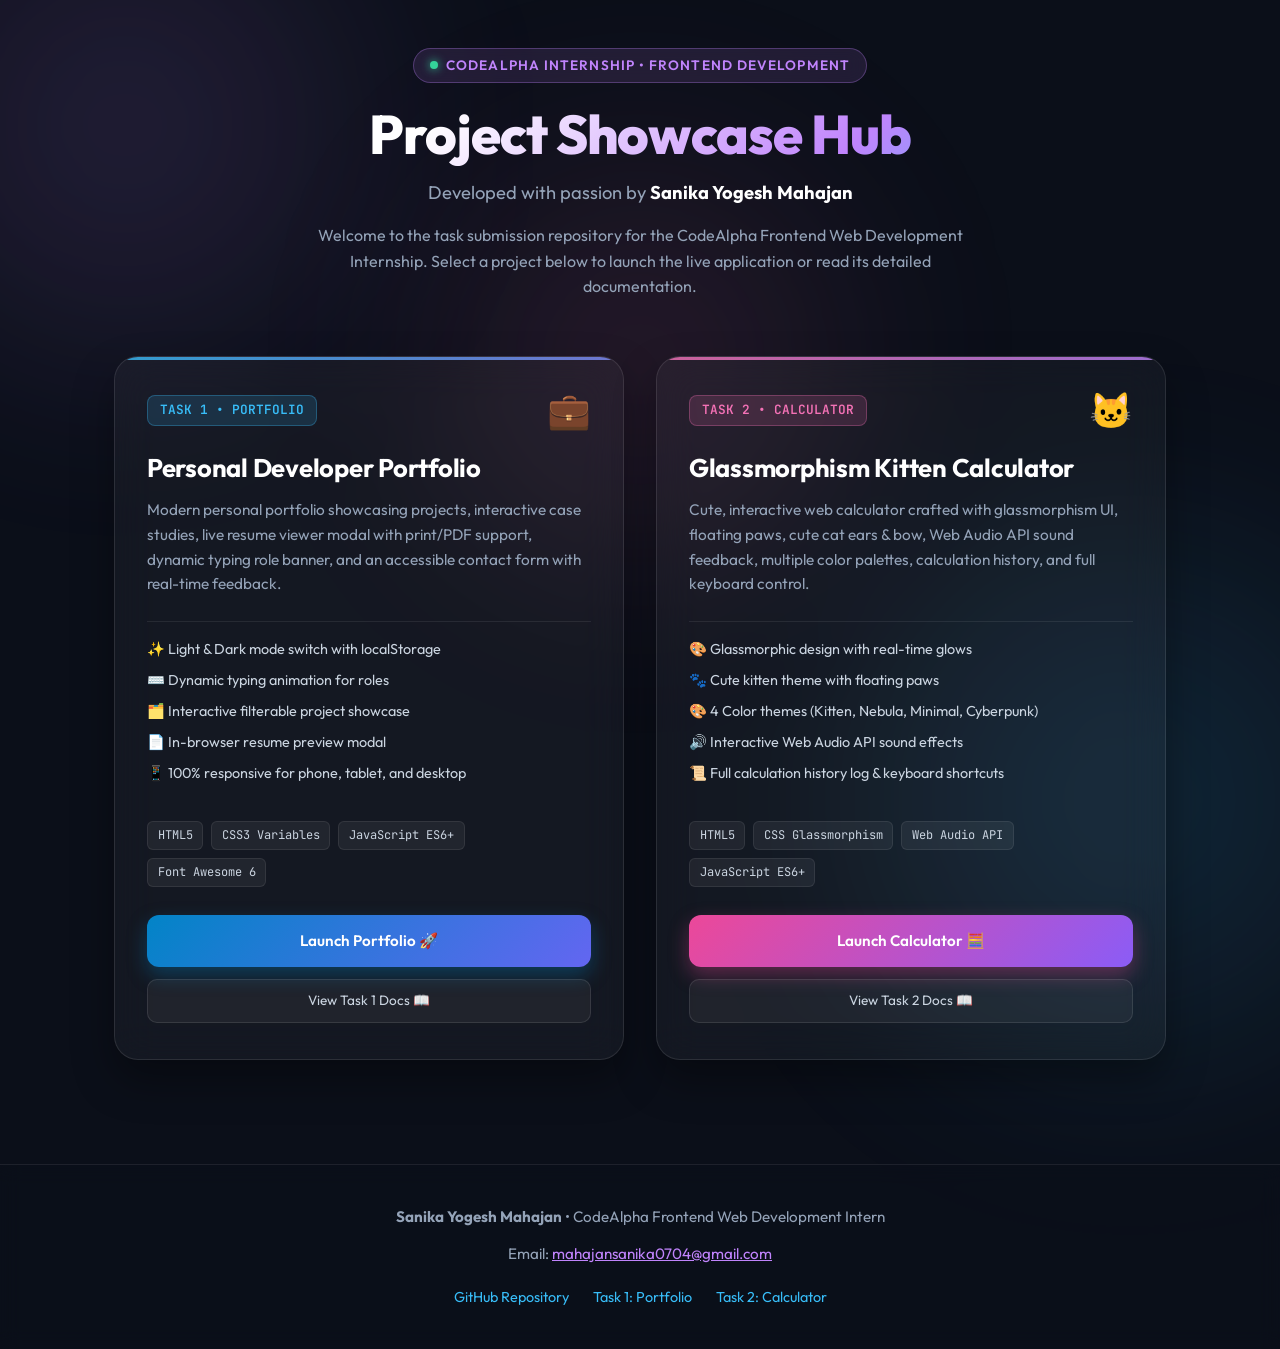
<file: index.html>
<!DOCTYPE html>
<html lang="en">
<head>
  <meta charset="UTF-8">
  <meta name="viewport" content="width=device-width, initial-scale=1.0">
  <meta name="description" content="CodeAlpha Frontend Web Development Internship Projects Hub by Sanika Yogesh Mahajan. Featuring Task 1: Personal Portfolio and Task 2: Aesthetic Glassmorphism Calculator.">
  <title>CodeAlpha Projects Hub | Sanika Yogesh Mahajan</title>

  <!-- Google Fonts -->
  <link rel="preconnect" href="https://fonts.googleapis.com">
  <link rel="preconnect" href="https://fonts.gstatic.com" crossorigin>
  <link href="https://fonts.googleapis.com/css2?family=Outfit:wght@300;400;500;600;700;800&family=JetBrains+Mono:wght@400;500;600&display=swap" rel="stylesheet">

  <style>
    :root {
      --bg-dark: #0b0f19;
      --card-bg: rgba(255, 255, 255, 0.04);
      --card-border: rgba(255, 255, 255, 0.1);
      --card-hover-border: rgba(255, 255, 255, 0.25);
      --text-main: #f8fafc;
      --text-muted: #94a3b8;
      --accent-pink: #f472b6;
      --accent-purple: #c084fc;
      --accent-cyan: #38bdf8;
      --accent-emerald: #34d399;
      --glow-1: rgba(192, 132, 252, 0.18);
      --glow-2: rgba(56, 189, 248, 0.18);
      --glow-3: rgba(244, 114, 182, 0.18);
    }

    * {
      margin: 0;
      padding: 0;
      box-sizing: border-box;
    }

    body {
      font-family: 'Outfit', -apple-system, BlinkMacSystemFont, sans-serif;
      background-color: var(--bg-dark);
      color: var(--text-main);
      min-height: 100vh;
      display: flex;
      flex-direction: column;
      position: relative;
      overflow-x: hidden;
      line-height: 1.6;
    }

    /* Ambient Glowing Orbs Background */
    .ambient-glow {
      position: fixed;
      border-radius: 50%;
      filter: blur(120px);
      pointer-events: none;
      z-index: 0;
      opacity: 0.7;
      animation: pulseGlow 12s ease-in-out infinite alternate;
    }

    .glow-1 {
      width: 450px;
      height: 450px;
      top: -100px;
      left: -100px;
      background: var(--glow-1);
    }

    .glow-2 {
      width: 500px;
      height: 500px;
      bottom: -150px;
      right: -100px;
      background: var(--glow-2);
      animation-delay: -4s;
    }

    .glow-3 {
      width: 380px;
      height: 380px;
      top: 40%;
      left: 50%;
      transform: translate(-50%, -50%);
      background: var(--glow-3);
      animation-delay: -8s;
    }

    @keyframes pulseGlow {
      0% { transform: scale(1); opacity: 0.6; }
      100% { transform: scale(1.15); opacity: 0.85; }
    }

    /* Page Container */
    .container {
      max-width: 1100px;
      margin: 0 auto;
      padding: 3rem 1.5rem;
      position: relative;
      z-index: 1;
      width: 100%;
      flex: 1;
    }

    /* Header */
    header {
      text-align: center;
      margin-bottom: 3.5rem;
    }

    .badge-pill {
      display: inline-flex;
      align-items: center;
      gap: 0.5rem;
      padding: 0.35rem 1rem;
      background: rgba(192, 132, 252, 0.12);
      border: 1px solid rgba(192, 132, 252, 0.3);
      border-radius: 100px;
      font-size: 0.85rem;
      font-weight: 600;
      color: var(--accent-purple);
      text-transform: uppercase;
      letter-spacing: 0.08em;
      margin-bottom: 1.25rem;
      backdrop-filter: blur(10px);
    }

    .badge-pill .dot {
      width: 8px;
      height: 8px;
      background-color: var(--accent-emerald);
      border-radius: 50%;
      box-shadow: 0 0 10px var(--accent-emerald);
      display: inline-block;
      animation: blink 2s infinite;
    }

    @keyframes blink {
      0%, 100% { opacity: 1; }
      50% { opacity: 0.4; }
    }

    h1 {
      font-size: clamp(2.2rem, 5vw, 3.4rem);
      font-weight: 800;
      letter-spacing: -0.02em;
      line-height: 1.15;
      margin-bottom: 0.75rem;
      background: linear-gradient(135deg, #ffffff 30%, #c084fc 70%, #38bdf8 100%);
      -webkit-background-clip: text;
      -webkit-text-fill-color: transparent;
    }

    .author-meta {
      font-size: 1.15rem;
      color: var(--text-muted);
      margin-bottom: 1rem;
    }

    .author-meta strong {
      color: #ffffff;
    }

    .header-desc {
      max-width: 650px;
      margin: 0 auto;
      color: #94a3b8;
      font-size: 1rem;
    }

    /* Projects Grid */
    .projects-grid {
      display: grid;
      grid-template-columns: repeat(auto-fit, minmax(320px, 1fr));
      gap: 2rem;
      margin-bottom: 3.5rem;
    }

    /* Project Cards */
    .project-card {
      background: var(--card-bg);
      border: 1px solid var(--card-border);
      border-radius: 24px;
      padding: 2.25rem 2rem;
      backdrop-filter: blur(20px);
      -webkit-backdrop-filter: blur(20px);
      box-shadow: 0 20px 40px rgba(0, 0, 0, 0.35);
      transition: all 0.35s cubic-bezier(0.16, 1, 0.3, 1);
      display: flex;
      flex-direction: column;
      position: relative;
      overflow: hidden;
    }

    .project-card::before {
      content: '';
      position: absolute;
      top: 0;
      left: 0;
      right: 0;
      height: 3px;
      opacity: 0.8;
      transition: opacity 0.3s ease;
    }

    .card-task-1::before {
      background: linear-gradient(90deg, #38bdf8, #818cf8);
    }

    .card-task-2::before {
      background: linear-gradient(90deg, #f472b6, #c084fc);
    }

    .project-card:hover {
      transform: translateY(-8px);
      border-color: var(--card-hover-border);
      box-shadow: 0 30px 60px rgba(0, 0, 0, 0.5);
    }

    .card-top {
      display: flex;
      justify-content: space-between;
      align-items: center;
      margin-bottom: 1.25rem;
    }

    .task-tag {
      font-family: 'JetBrains Mono', monospace;
      font-size: 0.8rem;
      font-weight: 600;
      padding: 0.25rem 0.75rem;
      border-radius: 8px;
    }

    .tag-task-1 {
      background: rgba(56, 189, 248, 0.15);
      color: var(--accent-cyan);
      border: 1px solid rgba(56, 189, 248, 0.3);
    }

    .tag-task-2 {
      background: rgba(244, 114, 182, 0.15);
      color: var(--accent-pink);
      border: 1px solid rgba(244, 114, 182, 0.3);
    }

    .card-icon {
      font-size: 2.2rem;
      line-height: 1;
    }

    .card-title {
      font-size: 1.6rem;
      font-weight: 700;
      margin-bottom: 0.6rem;
      color: #ffffff;
      letter-spacing: -0.01em;
    }

    .card-desc {
      color: #94a3b8;
      font-size: 0.96rem;
      margin-bottom: 1.5rem;
      flex-grow: 1;
    }

    .feature-list {
      list-style: none;
      margin-bottom: 1.75rem;
      padding-top: 1rem;
      border-top: 1px solid rgba(255, 255, 255, 0.08);
    }

    .feature-list li {
      font-size: 0.9rem;
      color: #cbd5e1;
      margin-bottom: 0.5rem;
      display: flex;
      align-items: center;
      gap: 0.5rem;
    }

    .tech-stack {
      display: flex;
      flex-wrap: wrap;
      gap: 0.5rem;
      margin-bottom: 1.75rem;
    }

    .tech-pill {
      font-family: 'JetBrains Mono', monospace;
      font-size: 0.75rem;
      padding: 0.25rem 0.6rem;
      background: rgba(255, 255, 255, 0.06);
      border-radius: 6px;
      color: #cbd5e1;
      border: 1px solid rgba(255, 255, 255, 0.08);
    }

    .card-actions {
      display: flex;
      flex-direction: column;
      gap: 0.75rem;
    }

    .btn-primary {
      display: flex;
      justify-content: center;
      align-items: center;
      gap: 0.5rem;
      padding: 0.85rem 1.25rem;
      border-radius: 12px;
      font-weight: 600;
      font-size: 0.95rem;
      text-decoration: none;
      transition: all 0.25s ease;
      cursor: pointer;
    }

    .btn-task-1 {
      background: linear-gradient(135deg, #0284c7, #6366f1);
      color: #ffffff;
      box-shadow: 0 8px 20px rgba(2, 132, 199, 0.35);
    }

    .btn-task-1:hover {
      box-shadow: 0 12px 28px rgba(2, 132, 199, 0.5);
      transform: translateY(-2px);
      filter: brightness(1.1);
    }

    .btn-task-2 {
      background: linear-gradient(135deg, #ec4899, #8b5cf6);
      color: #ffffff;
      box-shadow: 0 8px 20px rgba(236, 72, 153, 0.35);
    }

    .btn-task-2:hover {
      box-shadow: 0 12px 28px rgba(236, 72, 153, 0.5);
      transform: translateY(-2px);
      filter: brightness(1.1);
    }

    .btn-secondary {
      display: flex;
      justify-content: center;
      align-items: center;
      gap: 0.4rem;
      padding: 0.65rem 1rem;
      border-radius: 10px;
      font-size: 0.85rem;
      color: #cbd5e1;
      text-decoration: none;
      background: rgba(255, 255, 255, 0.05);
      border: 1px solid rgba(255, 255, 255, 0.1);
      transition: all 0.2s ease;
    }

    .btn-secondary:hover {
      background: rgba(255, 255, 255, 0.1);
      color: #ffffff;
      border-color: rgba(255, 255, 255, 0.25);
    }

    /* Footer */
    footer {
      border-top: 1px solid rgba(255, 255, 255, 0.08);
      padding: 2.5rem 1.5rem;
      text-align: center;
      position: relative;
      z-index: 1;
      background: rgba(11, 15, 25, 0.6);
      backdrop-filter: blur(10px);
    }

    .footer-content {
      max-width: 800px;
      margin: 0 auto;
      display: flex;
      flex-direction: column;
      gap: 0.75rem;
      align-items: center;
      font-size: 0.95rem;
      color: var(--text-muted);
    }

    .footer-links {
      display: flex;
      gap: 1.5rem;
      margin-top: 0.5rem;
    }

    .footer-links a {
      color: #38bdf8;
      text-decoration: none;
      font-size: 0.9rem;
      transition: color 0.2s ease;
    }

    .footer-links a:hover {
      color: #93c5fd;
      text-decoration: underline;
    }
  </style>
</head>
<body>

  <!-- Ambient Light Glow Orbs -->
  <div class="ambient-glow glow-1" aria-hidden="true"></div>
  <div class="ambient-glow glow-2" aria-hidden="true"></div>
  <div class="ambient-glow glow-3" aria-hidden="true"></div>

  <!-- Main Container -->
  <div class="container">
    <header>
      <div class="badge-pill">
        <span class="dot"></span>
        CodeAlpha Internship • Frontend Development
      </div>
      <h1>Project Showcase Hub</h1>
      <p class="author-meta">
        Developed with passion by <strong>Sanika Yogesh Mahajan</strong>
      </p>
      <p class="header-desc">
        Welcome to the task submission repository for the CodeAlpha Frontend Web Development Internship. Select a project below to launch the live application or read its detailed documentation.
      </p>
    </header>

    <!-- Grid of Projects -->
    <main class="projects-grid">

      <!-- TASK 1: Personal Portfolio -->
      <article class="project-card card-task-1">
        <div class="card-top">
          <span class="task-tag tag-task-1">TASK 1 • PORTFOLIO</span>
          <span class="card-icon" aria-hidden="true">💼</span>
        </div>
        <h2 class="card-title">Personal Developer Portfolio</h2>
        <p class="card-desc">
          Modern personal portfolio showcasing projects, interactive case studies, live resume viewer modal with print/PDF support, dynamic typing role banner, and an accessible contact form with real-time feedback.
        </p>

        <ul class="feature-list">
          <li>✨ Light & Dark mode switch with localStorage</li>
          <li>⌨️ Dynamic typing animation for roles</li>
          <li>🗂️ Interactive filterable project showcase</li>
          <li>📄 In-browser resume preview modal</li>
          <li>📱 100% responsive for phone, tablet, and desktop</li>
        </ul>

        <div class="tech-stack">
          <span class="tech-pill">HTML5</span>
          <span class="tech-pill">CSS3 Variables</span>
          <span class="tech-pill">JavaScript ES6+</span>
          <span class="tech-pill">Font Awesome 6</span>
        </div>

        <div class="card-actions">
          <a href="./MY_PERSONAL_PORTFOLIO/index.html" class="btn-primary btn-task-1" id="launch-portfolio-btn">
            Launch Portfolio 🚀
          </a>
          <a href="./MY_PERSONAL_PORTFOLIO/README.md" class="btn-secondary" id="docs-portfolio-btn">
            View Task 1 Docs 📖
          </a>
        </div>
      </article>

      <!-- TASK 2: Aesthetic Glassmorphism Calculator -->
      <article class="project-card card-task-2">
        <div class="card-top">
          <span class="task-tag tag-task-2">TASK 2 • CALCULATOR</span>
          <span class="card-icon" aria-hidden="true">🐱</span>
        </div>
        <h2 class="card-title">Glassmorphism Kitten Calculator</h2>
        <p class="card-desc">
          Cute, interactive web calculator crafted with glassmorphism UI, floating paws, cute cat ears & bow, Web Audio API sound feedback, multiple color palettes, calculation history, and full keyboard control.
        </p>

        <ul class="feature-list">
          <li>🎨 Glassmorphic design with real-time glows</li>
          <li>🐾 Cute kitten theme with floating paws</li>
          <li>🎨 4 Color themes (Kitten, Nebula, Minimal, Cyberpunk)</li>
          <li>🔊 Interactive Web Audio API sound effects</li>
          <li>📜 Full calculation history log & keyboard shortcuts</li>
        </ul>

        <div class="tech-stack">
          <span class="tech-pill">HTML5</span>
          <span class="tech-pill">CSS Glassmorphism</span>
          <span class="tech-pill">Web Audio API</span>
          <span class="tech-pill">JavaScript ES6+</span>
        </div>

        <div class="card-actions">
          <a href="./CALCULATOR/index.html" class="btn-primary btn-task-2" id="launch-calculator-btn">
            Launch Calculator 🧮
          </a>
          <a href="./CALCULATOR/README.md" class="btn-secondary" id="docs-calculator-btn">
            View Task 2 Docs 📖
          </a>
        </div>
      </article>

    </main>
  </div>

  <!-- Footer -->
  <footer>
    <div class="footer-content">
      <p>
        <strong>Sanika Yogesh Mahajan</strong> • CodeAlpha Frontend Web Development Intern
      </p>
      <p>
        Email: <a href="mailto:mahajansanika0704@gmail.com" style="color: #c084fc;">mahajansanika0704@gmail.com</a>
      </p>
      <div class="footer-links">
        <a href="https://github.com/mahajansanika0704-collab/codealpha_project" target="_blank" rel="noopener noreferrer">GitHub Repository</a>
        <a href="./MY_PERSONAL_PORTFOLIO/index.html">Task 1: Portfolio</a>
        <a href="./CALCULATOR/index.html">Task 2: Calculator</a>
      </div>
    </div>
  </footer>

</body>
</html>
</file>
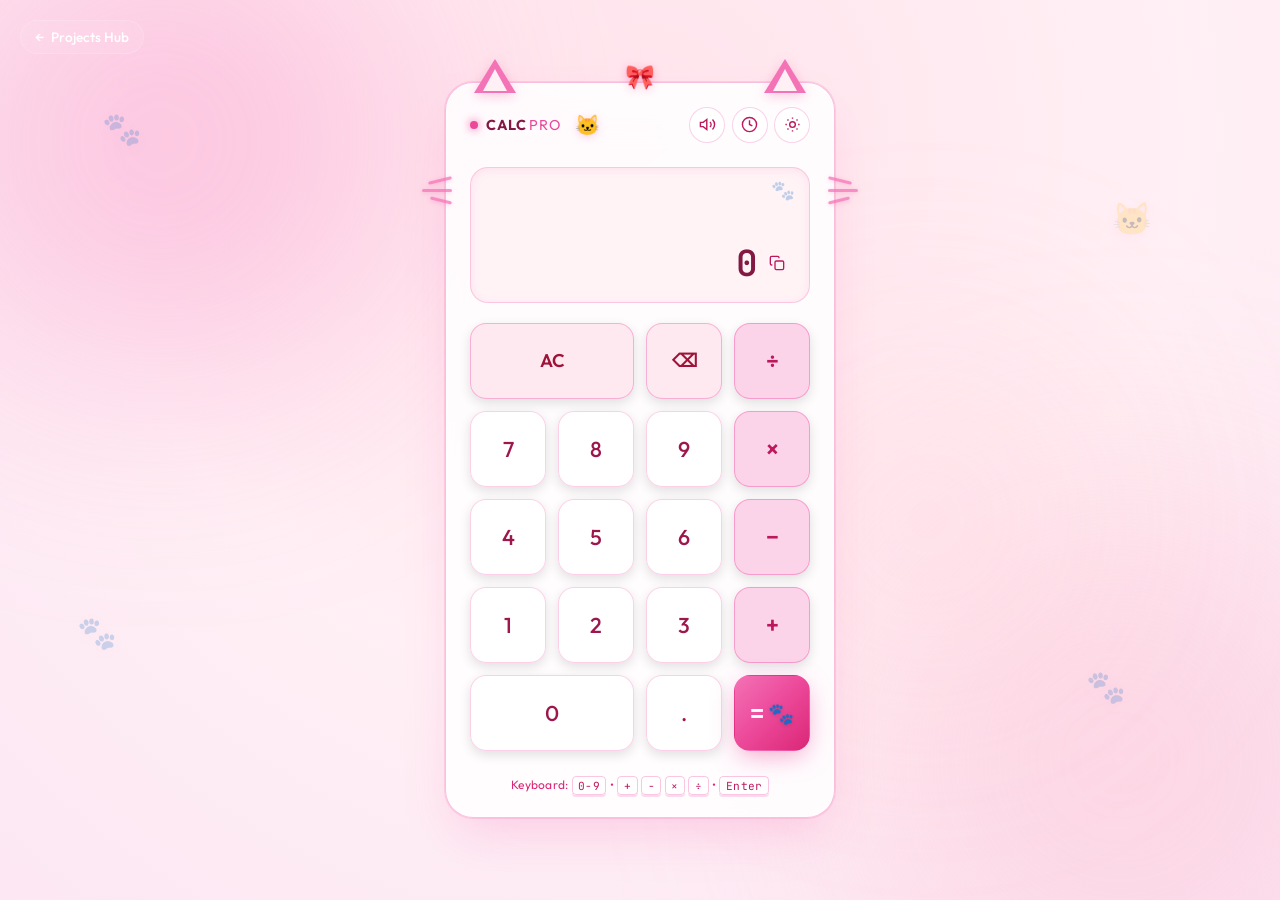
<file: CALCULATOR/index.html>
<!DOCTYPE html>
<html lang="en" data-theme="kitten">
<head>
  <meta charset="UTF-8">
  <meta name="viewport" content="width=device-width, initial-scale=1.0">
  <meta name="description" content="A modern, aesthetic scientific-basic calculator featuring real-time evaluation, glassmorphism UI, keyboard support, audio feedback, history log, and multiple color themes.">
  <title>Aesthetic Glassmorphism Calculator</title>
  
  <!-- Modern Google Fonts: Outfit & JetBrains Mono -->
  <link rel="preconnect" href="https://fonts.googleapis.com">
  <link rel="preconnect" href="https://fonts.gstatic.com" crossorigin>
  <link href="https://fonts.googleapis.com/css2?family=JetBrains+Mono:wght@400;500;600&family=Outfit:wght@300;400;500;600;700&display=swap" rel="stylesheet">
  
  <link rel="stylesheet" href="style.css">
</head>
<body>
  <!-- Quick Return to Projects Hub -->
  <a href="../index.html" class="hub-back-btn" title="Back to CodeAlpha Projects Hub" style="position: fixed; top: 1.25rem; left: 1.25rem; z-index: 100; text-decoration: none; color: #fff; background: rgba(255,255,255,0.08); backdrop-filter: blur(12px); -webkit-backdrop-filter: blur(12px); padding: 0.45rem 0.9rem; border-radius: 999px; border: 1px solid rgba(255,255,255,0.15); font-family: 'Outfit', sans-serif; font-size: 0.85rem; font-weight: 500; display: inline-flex; align-items: center; gap: 0.4rem; transition: all 0.2s ease;">
    <span aria-hidden="true">←</span> Projects Hub
  </a>

  <!-- Ambient background lighting effects -->
  <div class="ambient-glow glow-1"></div>
  <div class="ambient-glow glow-2"></div>
  <div class="ambient-glow glow-3"></div>

  <!-- Cute Kitten Floating Paws Background (visible when kitten theme active) -->
  <div class="kitten-floating-paws" aria-hidden="true">
    <div class="floating-paw paw-1">🐾</div>
    <div class="floating-paw paw-2">🐾</div>
    <div class="floating-paw paw-3">🐱</div>
    <div class="floating-paw paw-4">🐾</div>
  </div>

  <!-- Main Calculator Card -->
  <main class="calculator-card" role="region" aria-label="Calculator">

    <!-- Cute Kitten Ears Decoration -->
    <div class="kitten-ears-wrapper" aria-hidden="true">
      <div class="kitten-ear ear-left">
        <div class="ear-outer"></div>
        <div class="ear-inner"></div>
      </div>
      <div class="kitten-head-band">
        <span class="kitten-bow">🎀</span>
      </div>
      <div class="kitten-ear ear-right">
        <div class="ear-outer"></div>
        <div class="ear-inner"></div>
      </div>
    </div>

    <!-- Cute Kitten Whiskers Decoration -->
    <div class="kitten-whiskers kitten-whiskers-left" aria-hidden="true">
      <span class="whisker w-top"></span>
      <span class="whisker w-mid"></span>
      <span class="whisker w-bot"></span>
    </div>
    <div class="kitten-whiskers kitten-whiskers-right" aria-hidden="true">
      <span class="whisker w-top"></span>
      <span class="whisker w-mid"></span>
      <span class="whisker w-bot"></span>
    </div>
    
    <!-- Top Utility Bar -->
    <header class="calc-header">
      <div class="brand-title">
        <span class="brand-dot"></span>
        <span class="brand-name">CALC<span class="brand-accent">PRO</span></span>
        <span class="kitten-mascot-badge" id="kittenMascot" title="Click me! Meow~" aria-label="Cute kitten mascot">🐱</span>
      </div>

      <div class="header-actions">
        <!-- Audio Feedback Toggle -->
        <button id="soundToggle" class="icon-btn" title="Toggle audio feedback" aria-label="Toggle sound">
          <svg class="icon sound-on" viewBox="0 0 24 24" fill="none" stroke="currentColor" stroke-width="2">
            <polygon points="11 5 6 9 2 9 2 15 6 15 11 19 11 5"></polygon>
            <path d="M19.07 4.93a10 10 0 0 1 0 14.14M15.54 8.46a5 5 0 0 1 0 7.07"></path>
          </svg>
          <svg class="icon sound-off hidden" viewBox="0 0 24 24" fill="none" stroke="currentColor" stroke-width="2">
            <polygon points="11 5 6 9 2 9 2 15 6 15 11 19 11 5"></polygon>
            <line x1="23" y1="9" x2="17" y2="15"></line>
            <line x1="17" y1="9" x2="23" y2="15"></line>
          </svg>
        </button>

        <!-- History Drawer Toggle -->
        <button id="historyToggle" class="icon-btn" title="Calculation history" aria-label="Toggle history panel">
          <svg class="icon" viewBox="0 0 24 24" fill="none" stroke="currentColor" stroke-width="2">
            <circle cx="12" cy="12" r="10"></circle>
            <polyline points="12 6 12 12 16 14"></polyline>
          </svg>
        </button>

        <!-- Theme Picker Dropdown -->
        <div class="theme-dropdown-wrapper">
          <button id="themeDropdownBtn" class="icon-btn" title="Change Theme" aria-label="Select color theme">
            <svg class="icon" viewBox="0 0 24 24" fill="none" stroke="currentColor" stroke-width="2">
              <circle cx="12" cy="12" r="4"></circle>
              <path d="M12 2v2m0 16v2M4.93 4.93l1.41 1.41m11.32 11.32l1.41 1.41M2 12h2m16 0h2M6.34 17.66l-1.41 1.41M19.07 4.93l-1.41 1.41"></path>
            </svg>
          </button>
          <div id="themeMenu" class="theme-menu hidden" role="menu">
            <button class="theme-option" data-theme="neon" role="menuitem">
              <span class="color-swatch swatch-neon"></span> Cyber Neon
            </button>
            <button class="theme-option" data-theme="aurora" role="menuitem">
              <span class="color-swatch swatch-aurora"></span> Frost Aurora
            </button>
            <button class="theme-option" data-theme="obsidian" role="menuitem">
              <span class="color-swatch swatch-obsidian"></span> Royal Obsidian
            </button>
            <button class="theme-option" data-theme="nordic" role="menuitem">
              <span class="color-swatch swatch-nordic"></span> Nordic Light
            </button>
            <button class="theme-option active" data-theme="kitten" role="menuitem">
              <span class="color-swatch swatch-kitten"></span> Cute Kitten 🐾
            </button>
          </div>
        </div>
      </div>
    </header>

    <!-- Multi-tier Interactive Display Screen -->
    <section class="display-section" aria-live="polite">
      <!-- Kitten Watermark Paw in Display -->
      <span class="kitten-display-paw" aria-hidden="true">🐾</span>

      <!-- Top Line: Full Expression / Calculation path -->
      <div class="expression-wrapper">
        <div id="expressionDisplay" class="expression-display" title="Expression History"></div>
      </div>

      <!-- Live Real-Time Evaluation Preview -->
      <div class="live-preview-wrapper">
        <span class="preview-equals" id="previewEquals">=</span>
        <span id="previewDisplay" class="preview-display">0</span>
      </div>

      <!-- Bottom Line: Primary Input / Result Display -->
      <div class="main-display-wrapper">
        <input 
          type="text" 
          id="mainDisplay" 
          class="main-display" 
          value="0" 
          readonly 
          aria-label="Current input or result"
        >
        <!-- Quick copy button inside display -->
        <button id="copyBtn" class="copy-display-btn" title="Copy result to clipboard" aria-label="Copy to clipboard">
          <svg class="icon copy-icon" viewBox="0 0 24 24" fill="none" stroke="currentColor" stroke-width="2">
            <rect x="9" y="9" width="13" height="13" rx="2" ry="2"></rect>
            <path d="M5 15H4a2 2 0 0 1-2-2V4a2 2 0 0 1 2-2h9a2 2 0 0 1 2 2v1"></path>
          </svg>
        </button>
      </div>
    </section>

    <!-- Keypad Button Matrix -->
    <div class="keypad-grid" role="group" aria-label="Calculator keypad">
      
      <!-- Row 1: Clear, Backspace, Divide -->
      <button class="calc-btn btn-fn btn-wide" data-action="all-clear" data-key="Escape" id="btn-ac" aria-label="All Clear">
        <span class="main-symbol">AC</span>
      </button>
      <button class="calc-btn btn-fn" data-action="delete" data-key="Backspace" id="btn-backspace" aria-label="Backspace">
        <span class="main-symbol">⌫</span>
      </button>
      <button class="calc-btn btn-operator" data-action="operator" data-val="/" data-key="/" id="btn-divide" aria-label="Divide">
        <span class="main-symbol">÷</span>
      </button>

      <!-- Row 2: 7, 8, 9, Multiply -->
      <button class="calc-btn btn-num" data-action="number" data-val="7" data-key="7" id="btn-7">
        <span class="main-symbol">7</span>
      </button>
      <button class="calc-btn btn-num" data-action="number" data-val="8" data-key="8" id="btn-8">
        <span class="main-symbol">8</span>
      </button>
      <button class="calc-btn btn-num" data-action="number" data-val="9" data-key="9" id="btn-9">
        <span class="main-symbol">9</span>
      </button>
      <button class="calc-btn btn-operator" data-action="operator" data-val="*" data-key="*" id="btn-multiply" aria-label="Multiply">
        <span class="main-symbol">×</span>
      </button>

      <!-- Row 3: 4, 5, 6, Subtract -->
      <button class="calc-btn btn-num" data-action="number" data-val="4" data-key="4" id="btn-4">
        <span class="main-symbol">4</span>
      </button>
      <button class="calc-btn btn-num" data-action="number" data-val="5" data-key="5" id="btn-5">
        <span class="main-symbol">5</span>
      </button>
      <button class="calc-btn btn-num" data-action="number" data-val="6" data-key="6" id="btn-6">
        <span class="main-symbol">6</span>
      </button>
      <button class="calc-btn btn-operator" data-action="operator" data-val="-" data-key="-" id="btn-subtract" aria-label="Subtract">
        <span class="main-symbol">−</span>
      </button>

      <!-- Row 4: 1, 2, 3, Add -->
      <button class="calc-btn btn-num" data-action="number" data-val="1" data-key="1" id="btn-1">
        <span class="main-symbol">1</span>
      </button>
      <button class="calc-btn btn-num" data-action="number" data-val="2" data-key="2" id="btn-2">
        <span class="main-symbol">2</span>
      </button>
      <button class="calc-btn btn-num" data-action="number" data-val="3" data-key="3" id="btn-3">
        <span class="main-symbol">3</span>
      </button>
      <button class="calc-btn btn-operator" data-action="operator" data-val="+" data-key="+" id="btn-add" aria-label="Add">
        <span class="main-symbol">+</span>
      </button>

      <!-- Row 5: 0, Decimal, Equals -->
      <button class="calc-btn btn-num btn-wide" data-action="number" data-val="0" data-key="0" id="btn-0" aria-label="0">
        <span class="main-symbol">0</span>
      </button>
      <button class="calc-btn btn-num" data-action="decimal" data-val="." data-key="." id="btn-decimal" aria-label="Decimal point">
        <span class="main-symbol">.</span>
      </button>
      <button class="calc-btn btn-equals" data-action="calculate" data-key="Enter" id="btn-equals" aria-label="Calculate result">
        <span class="main-symbol">=</span>
      </button>
    </div>

    <!-- Keyboard Shortcut Hint -->
    <footer class="calc-footer">
      <span class="keyboard-hint">
        Keyboard: <kbd>0-9</kbd> &bull; <kbd>+</kbd> <kbd>−</kbd> <kbd>×</kbd> <kbd>÷</kbd> &bull; <kbd>Enter</kbd>
      </span>
    </footer>

    <!-- History Sliding Drawer Panel -->
    <aside id="historyPanel" class="history-panel hidden" aria-label="Calculation history list">
      <div class="history-header">
        <h3>History</h3>
        <div class="history-header-actions">
          <button id="clearHistoryBtn" class="text-btn danger" title="Clear all history">Clear</button>
          <button id="closeHistoryBtn" class="icon-btn-sm" aria-label="Close history">&times;</button>
        </div>
      </div>
      <div id="historyList" class="history-list">
        <div class="empty-history">No calculations yet</div>
      </div>
    </aside>

  </main>

  <!-- Interactive Toast Notification -->
  <div id="toast" class="toast hidden" role="status" aria-live="polite"></div>

  <script src="script.js"></script>
</body>
</html>
</file>
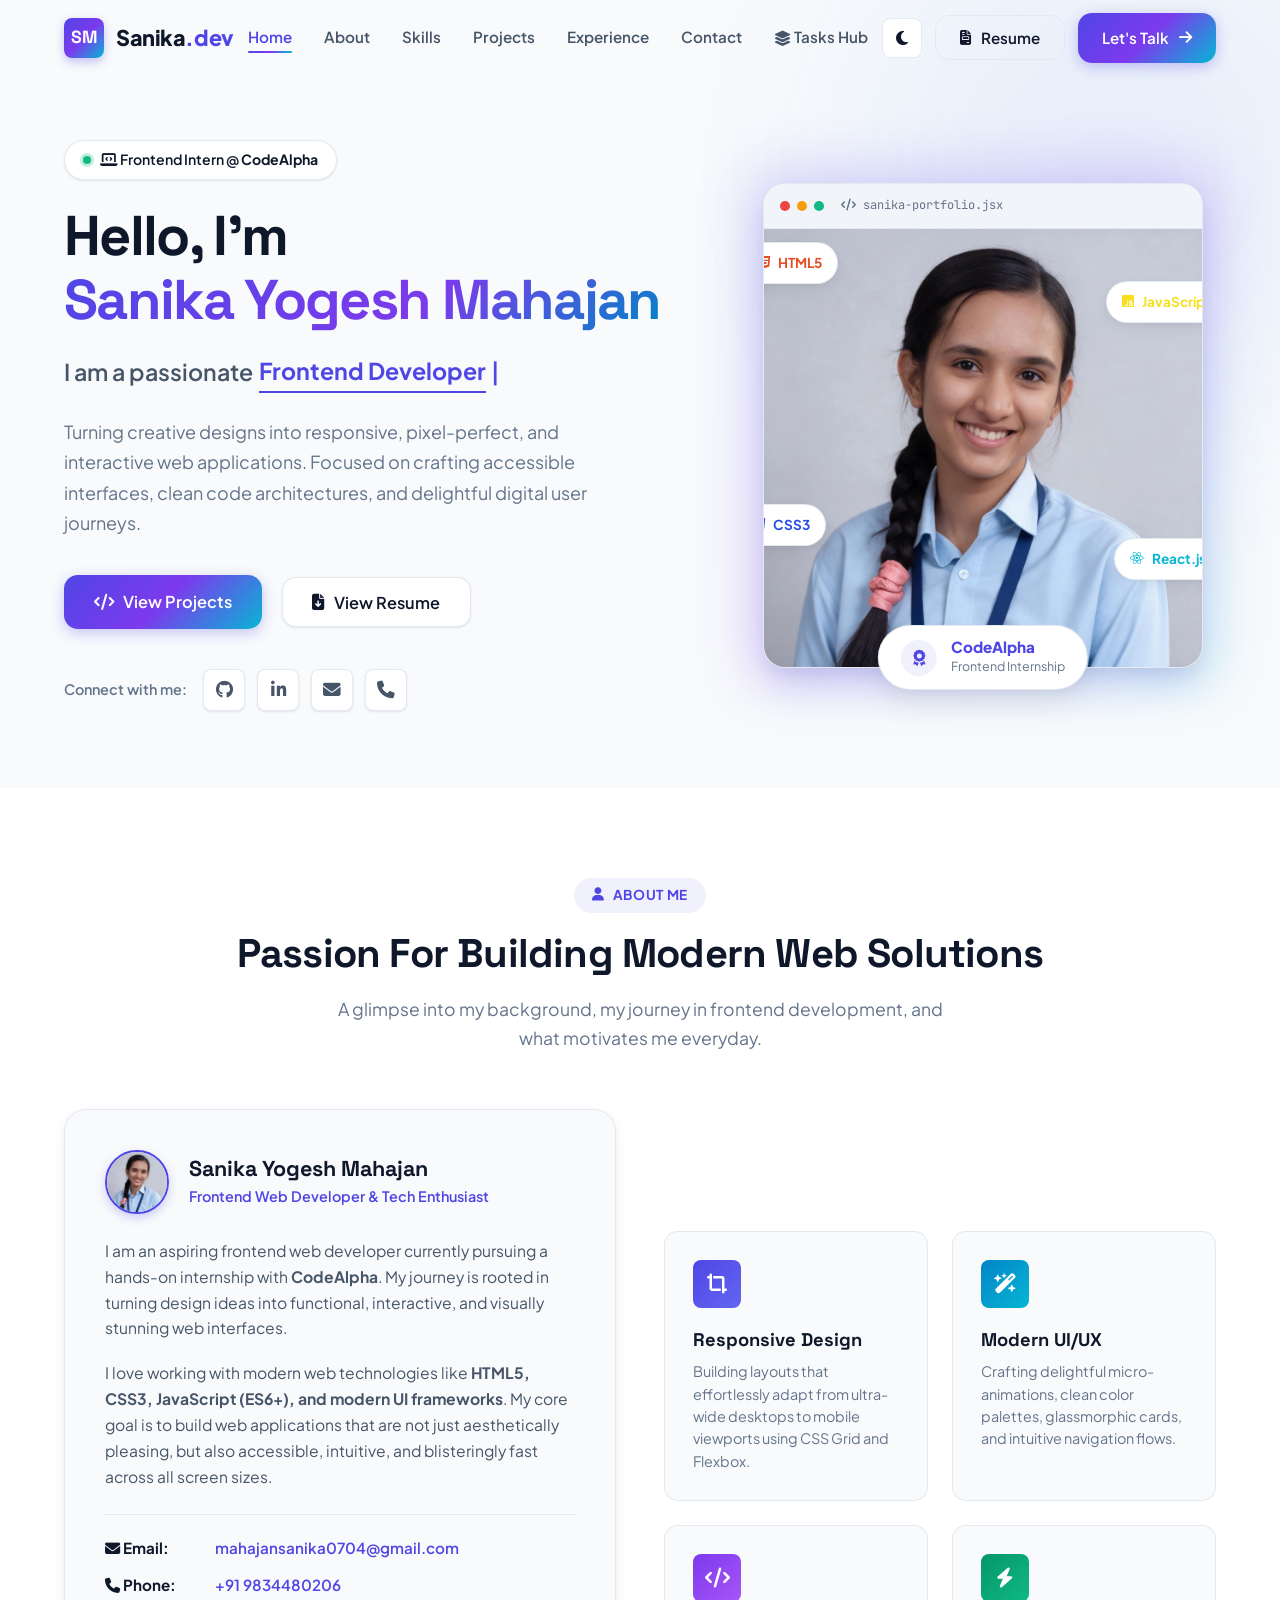
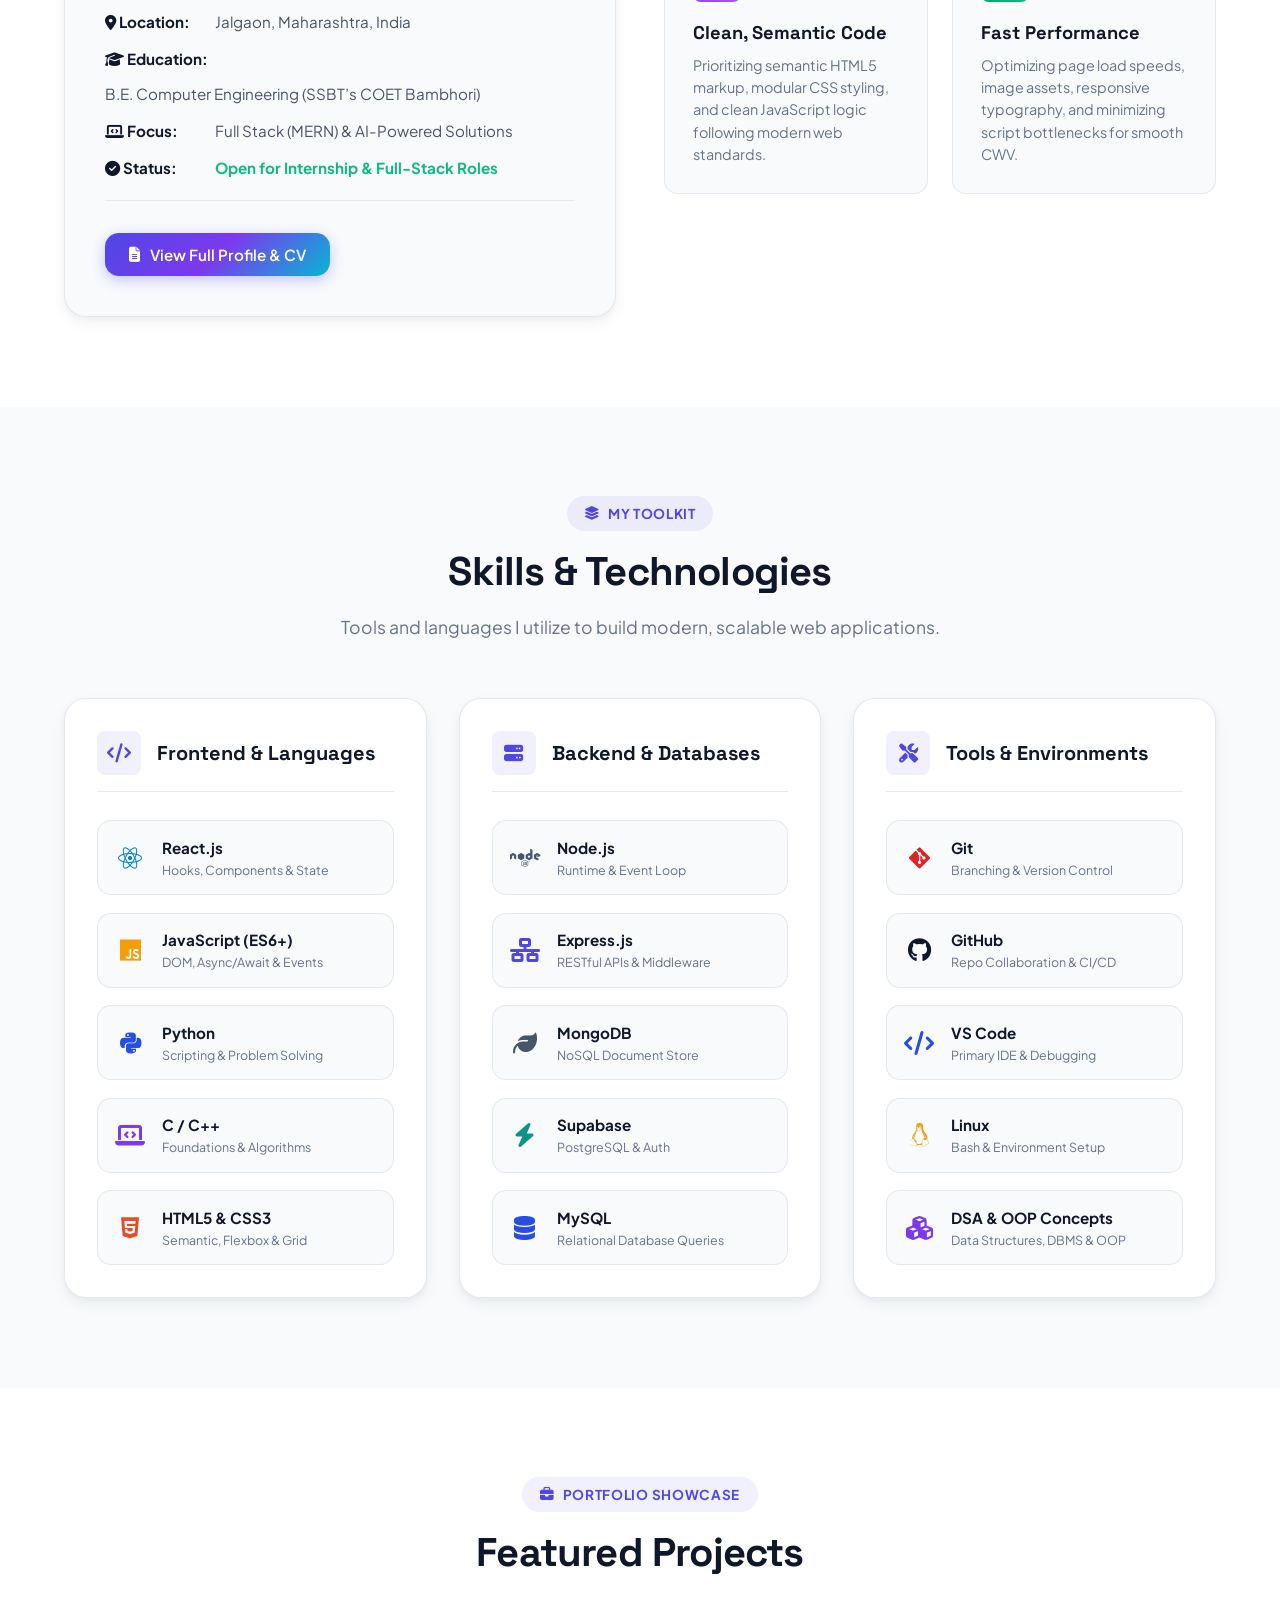
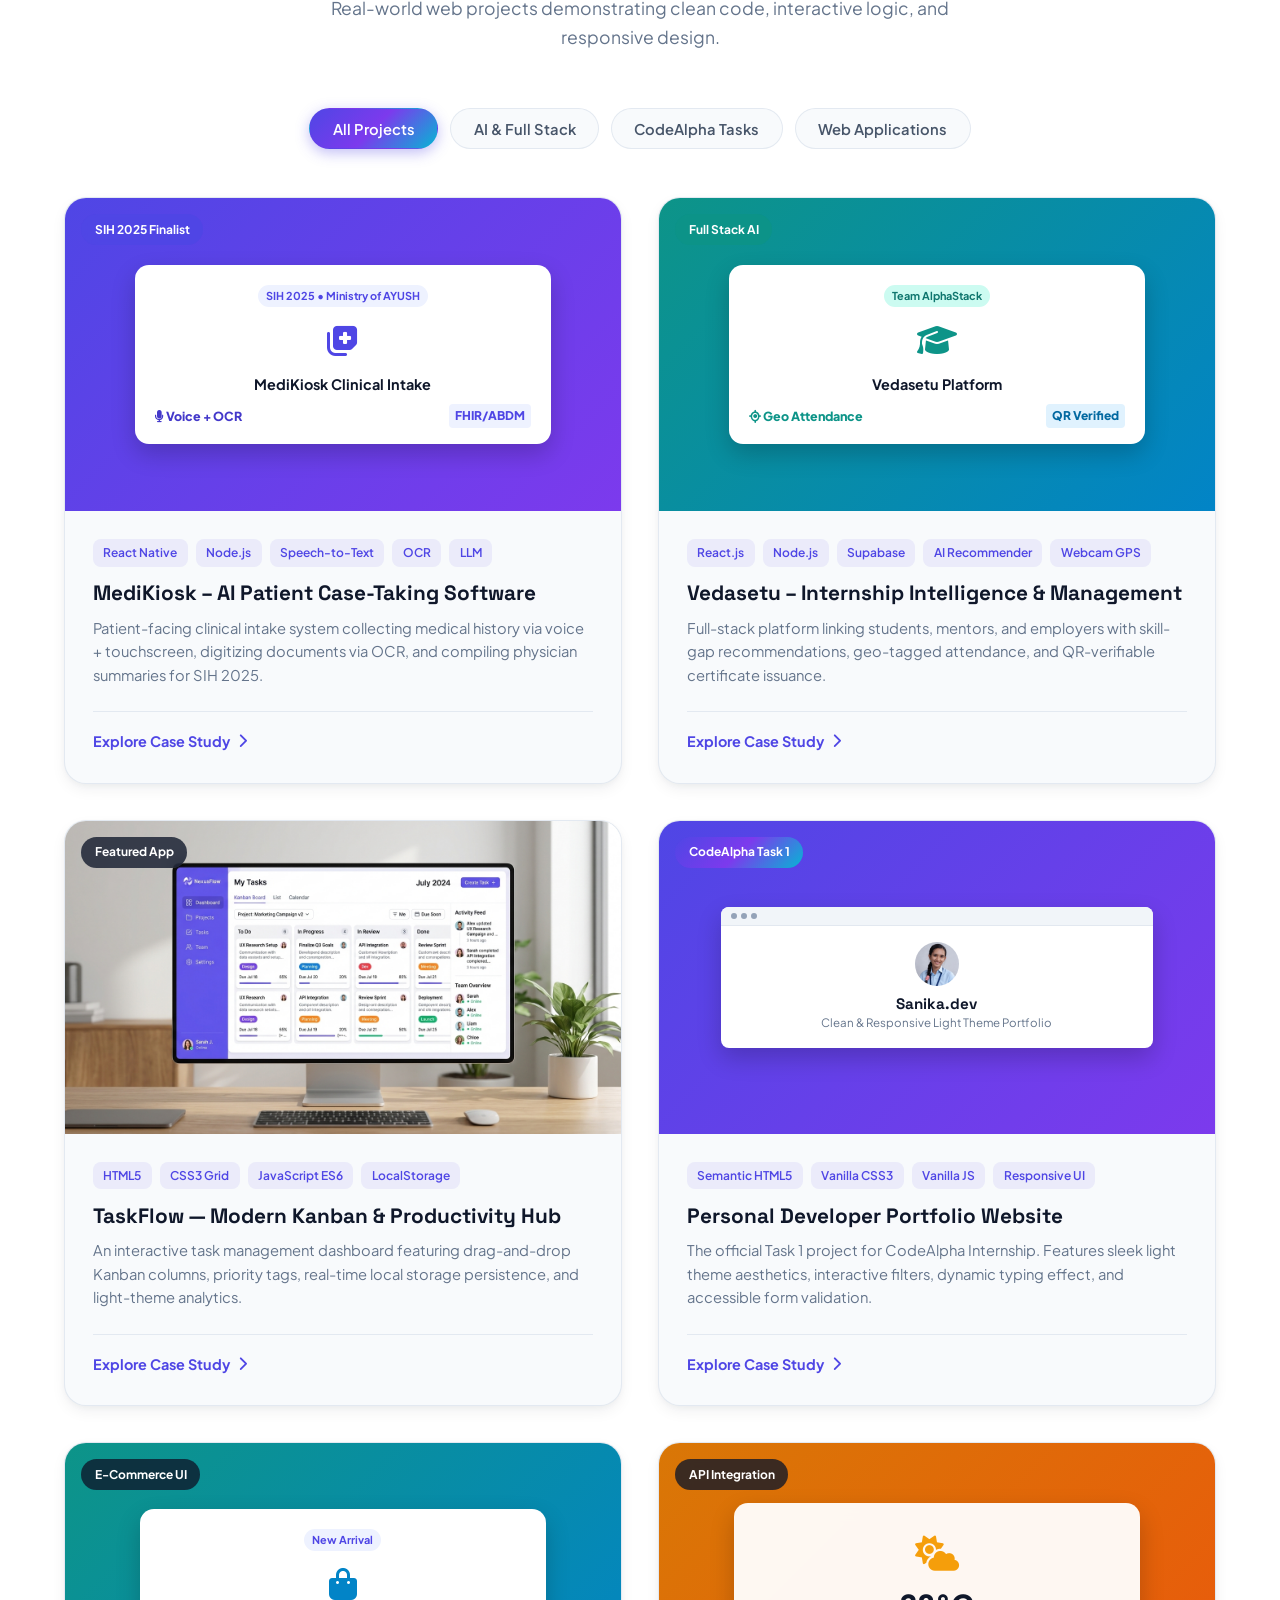
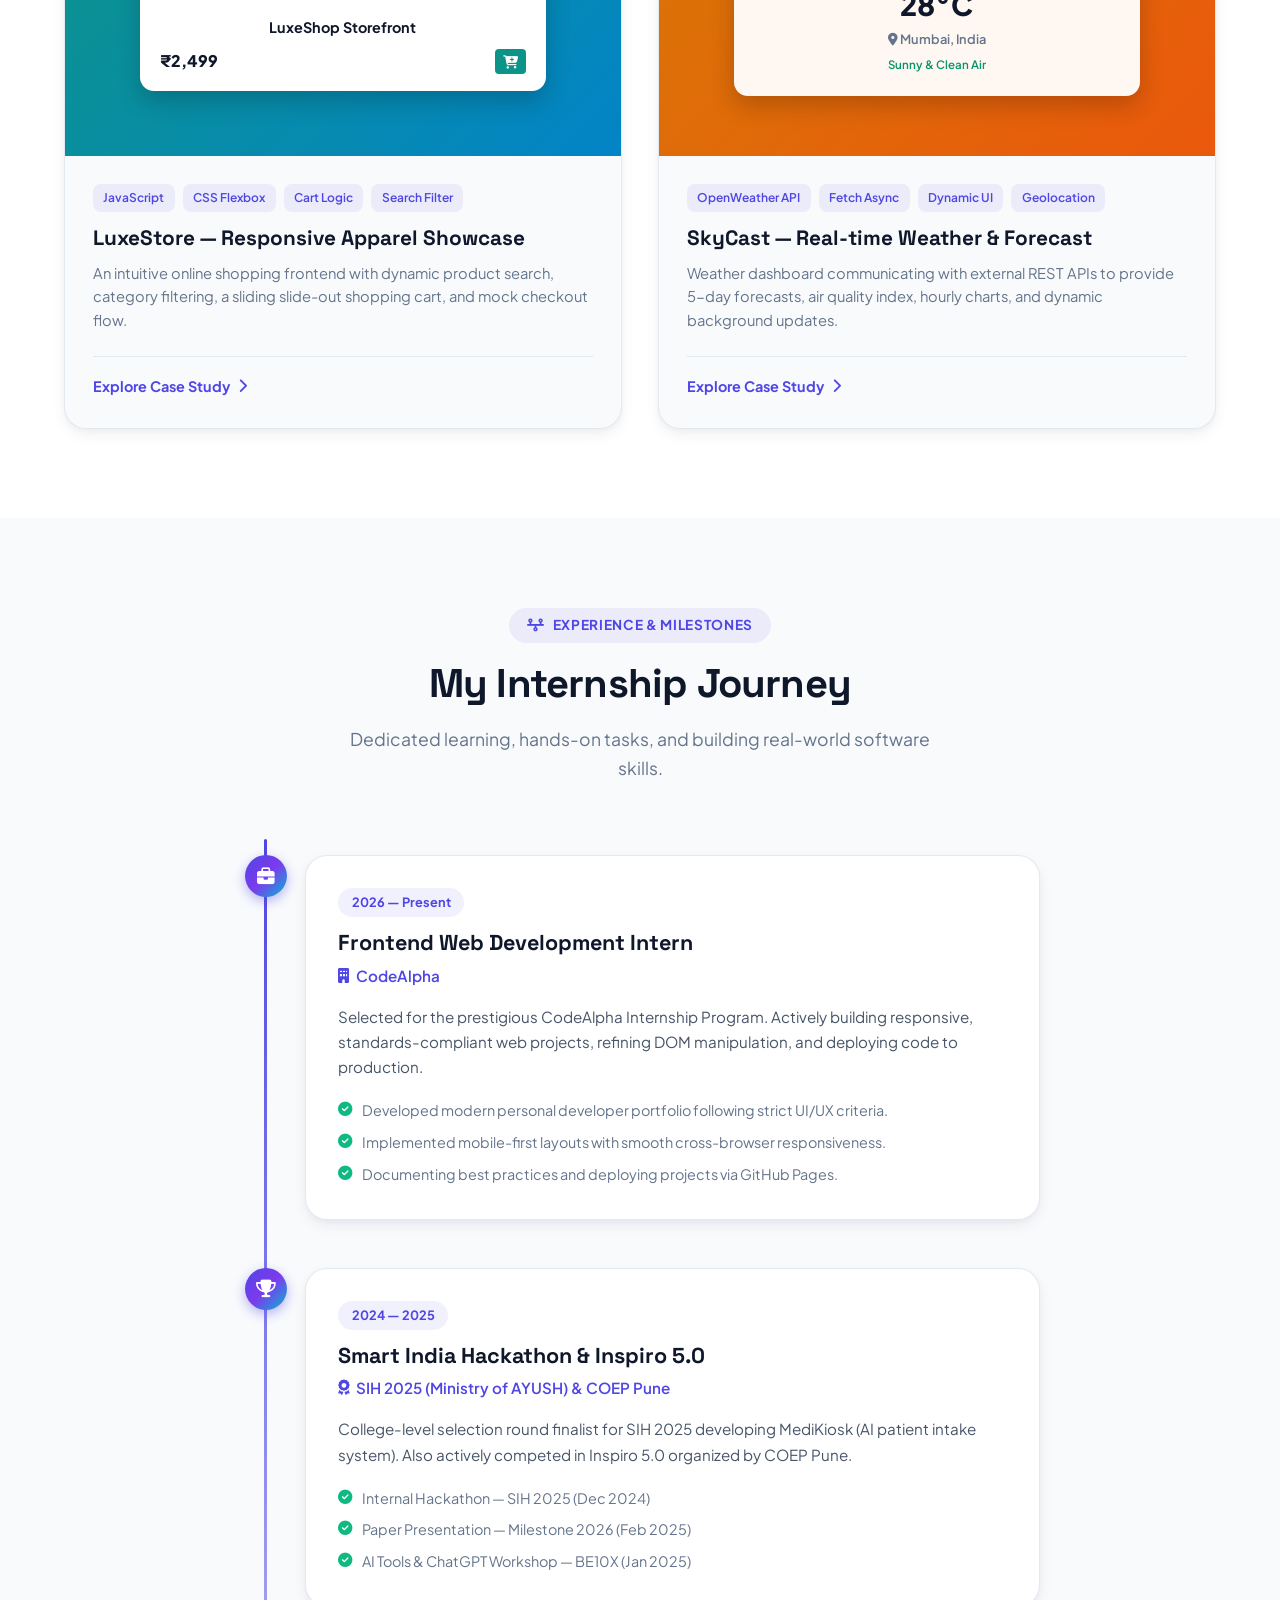
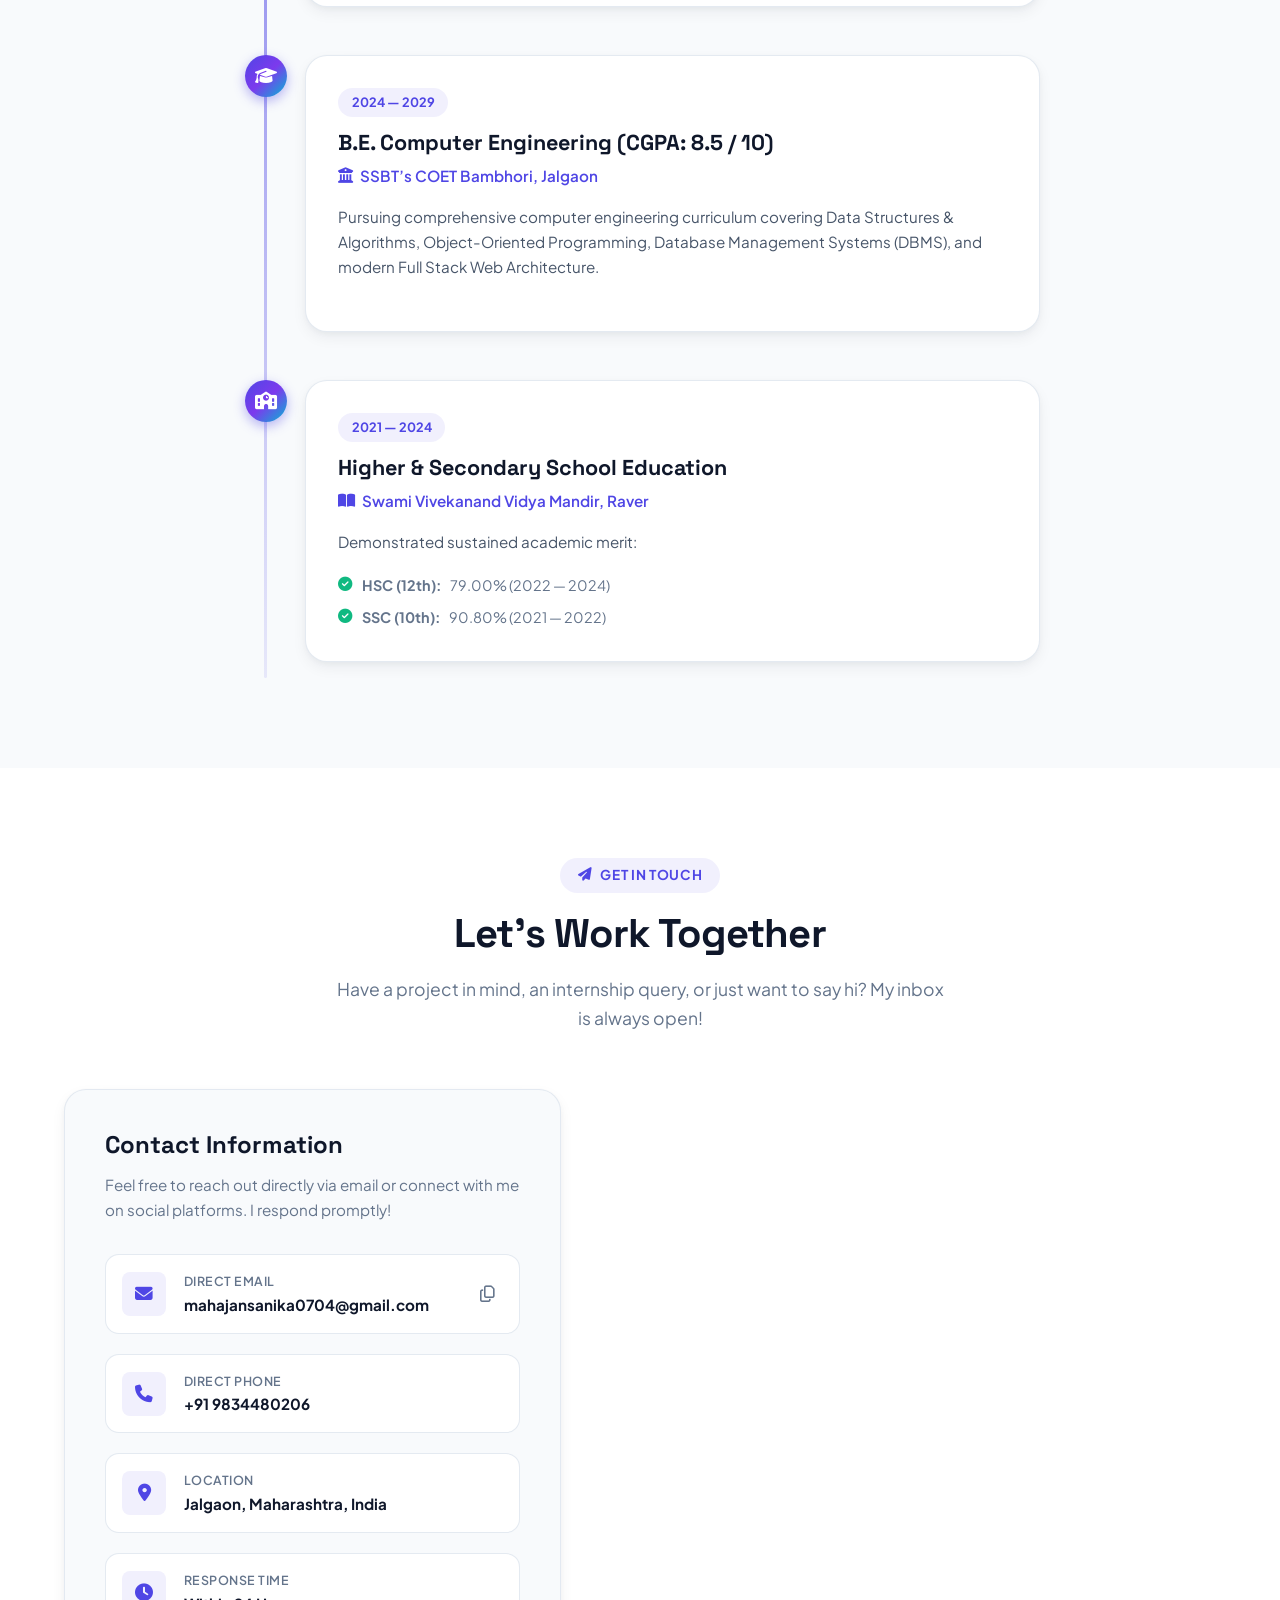
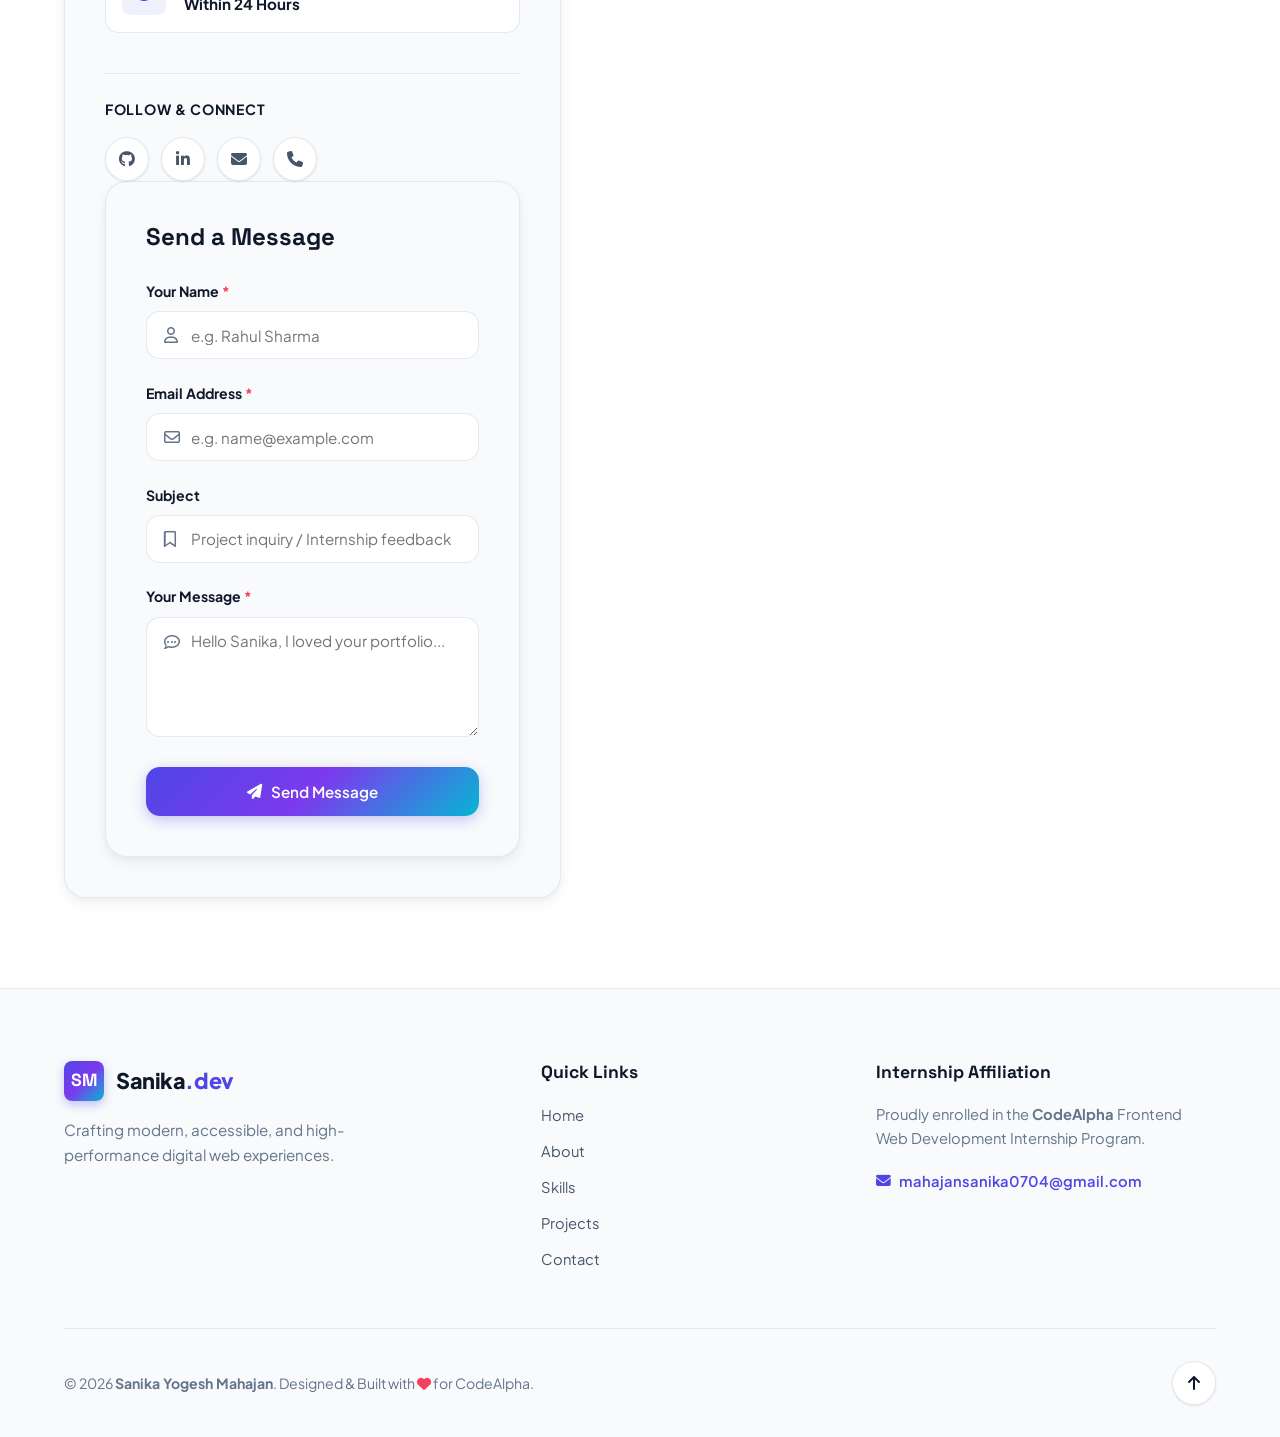
<file: MY_PERSONAL_PORTFOLIO/index.html>
<!DOCTYPE html>
<html lang="en" data-theme="light">
<head>
  <meta charset="UTF-8">
  <meta name="viewport" content="width=device-width, initial-scale=1.0">
  <meta name="description" content="Sanika Yogesh Mahajan - Frontend Web Developer Portfolio & CodeAlpha Intern. Showcasing responsive web design, modern UI/UX, and JavaScript applications.">
  <meta name="keywords" content="Sanika Yogesh Mahajan, Sanika Mahajan, Frontend Developer, Web Developer, CodeAlpha Internship, HTML5, CSS3, JavaScript, React, UI/UX">
  <meta name="author" content="Sanika Yogesh Mahajan">
  <meta property="og:title" content="Sanika Yogesh Mahajan | Frontend Developer Portfolio">
  <meta property="og:description" content="Passionate Frontend Web Developer & CodeAlpha Intern crafting responsive, modern, and engaging web experiences.">
  <meta property="og:image" content="assets/images/sanika_avatar.jpg">
  <meta property="og:type" content="website">

  <title>Sanika Yogesh Mahajan | Frontend Web Developer | CodeAlpha Intern</title>

  <!-- Google Fonts -->
  <link rel="preconnect" href="https://fonts.googleapis.com">
  <link rel="preconnect" href="https://fonts.gstatic.com" crossorigin>
  <link href="https://fonts.googleapis.com/css2?family=Plus+Jakarta+Sans:wght@300;400;500;600;700;800&family=Space+Grotesk:wght@500;700&family=JetBrains+Mono:wght@400;500&display=swap" rel="stylesheet">

  <!-- Font Awesome Icons -->
  <link rel="stylesheet" href="https://cdnjs.cloudflare.com/ajax/libs/font-awesome/6.5.1/css/all.min.css">

  <!-- Custom CSS -->
  <link rel="stylesheet" href="css/style.css">
  <link rel="icon" type="image/svg+xml" href="data:image/svg+xml,<svg xmlns='http://www.w3.org/2000/svg' viewBox='0 0 100 100'><rect width='100' height='100' rx='25' fill='%234F46E5'/><text x='50%' y='55%' font-family='Arial' font-size='42' font-weight='bold' fill='white' dominant-baseline='middle' text-anchor='middle'>SM</text></svg>">
</head>
<body>

  <!-- Ambient Background Mesh Glows -->
  <div class="ambient-glow glow-top" aria-hidden="true"></div>
  <div class="ambient-glow glow-middle" aria-hidden="true"></div>
  <div class="ambient-glow glow-bottom" aria-hidden="true"></div>

  <!-- Navigation Bar -->
  <header class="header" id="navbar">
    <div class="container nav-container">
      <a href="#home" class="logo" id="brand-logo" aria-label="Sanika Yogesh Mahajan Home">
        <span class="logo-badge">SM</span>
        <span class="logo-text">Sanika<span class="accent-dot">.dev</span></span>
      </a>

      <!-- Desktop Navigation Menu -->
      <nav class="nav-menu" id="nav-menu" aria-label="Main Navigation">
        <ul class="nav-list">
          <li class="nav-item"><a href="#home" class="nav-link active" id="nav-home">Home</a></li>
          <li class="nav-item"><a href="#about" class="nav-link" id="nav-about">About</a></li>
          <li class="nav-item"><a href="#skills" class="nav-link" id="nav-skills">Skills</a></li>
          <li class="nav-item"><a href="#projects" class="nav-link" id="nav-projects">Projects</a></li>
          <li class="nav-item"><a href="#experience" class="nav-link" id="nav-experience">Experience</a></li>
          <li class="nav-item"><a href="#contact" class="nav-link" id="nav-contact">Contact</a></li>
          <li class="nav-item"><a href="../index.html" class="nav-link" id="nav-hub"><i class="fa-solid fa-layer-group"></i> Tasks Hub</a></li>
        </ul>
      </nav>

      <!-- Nav Actions (Theme Toggle & CTA) -->
      <div class="nav-actions">
        <button class="theme-toggle" id="theme-toggle-btn" aria-label="Toggle Dark and Light Mode" title="Switch Theme">
          <i class="fa-solid fa-moon" id="theme-icon"></i>
        </button>
        <button class="btn btn-outline nav-cv-btn" id="view-resume-nav-btn">
          <i class="fa-solid fa-file-invoice"></i>
          <span>Resume</span>
        </button>
        <a href="#contact" class="btn btn-primary nav-contact-btn" id="nav-cta-btn">
          <span>Let's Talk</span>
          <i class="fa-solid fa-arrow-right"></i>
        </a>
        <button class="hamburger" id="hamburger-btn" aria-label="Toggle navigation menu" aria-expanded="false">
          <span class="bar"></span>
          <span class="bar"></span>
          <span class="bar"></span>
        </button>
      </div>
    </div>
  </header>

  <!-- Mobile Drawer Overlay -->
  <div class="mobile-drawer-overlay" id="drawer-overlay" aria-hidden="true"></div>

  <main>
    <!-- HERO SECTION -->
    <section class="hero-section" id="home">
      <div class="container hero-grid">
        <div class="hero-content">
          <!-- Internship Badge -->
          <div class="badge-pill" id="internship-status-badge">
            <span class="status-indicator"></span>
            <span class="badge-text"><i class="fa-solid fa-laptop-code"></i> Frontend Intern @ <strong>CodeAlpha</strong></span>
          </div>

          <h1 class="hero-title" id="main-greeting">
            Hello, I'm <br>
            <span class="gradient-text">Sanika Yogesh Mahajan</span>
          </h1>

          <div class="typing-container" aria-label="Roles">
            <span class="typing-static">I am a passionate </span>
            <span class="typing-text" id="dynamic-typing-text">Frontend Developer</span>
            <span class="typing-cursor">|</span>
          </div>

          <p class="hero-description">
            Turning creative designs into responsive, pixel-perfect, and interactive web applications. 
            Focused on crafting accessible interfaces, clean code architectures, and delightful digital user journeys.
          </p>

          <!-- Action Buttons -->
          <div class="hero-cta-group">
            <a href="#projects" class="btn btn-primary btn-lg" id="hero-projects-btn">
              <i class="fa-solid fa-code"></i>
              <span>View Projects</span>
            </a>
            <button class="btn btn-secondary btn-lg" id="hero-resume-btn">
              <i class="fa-solid fa-file-arrow-down"></i>
              <span>View Resume</span>
            </button>
          </div>

          <!-- Quick Social & Info Links -->
          <div class="hero-social-strip">
            <span class="social-label">Connect with me:</span>
            <div class="social-icons-wrapper">
              <a href="https://github.com/mahajansanika0704-collab" target="_blank" rel="noopener noreferrer" class="social-link" aria-label="GitHub Profile" title="GitHub">
                <i class="fa-brands fa-github"></i>
              </a>
              <a href="https://linkedin.com/in/sanika-mahajan-7958a2341" target="_blank" rel="noopener noreferrer" class="social-link" aria-label="LinkedIn Profile" title="LinkedIn">
                <i class="fa-brands fa-linkedin-in"></i>
              </a>
              <a href="mailto:mahajansanika0704@gmail.com" class="social-link" aria-label="Send Email" title="Email Sanika">
                <i class="fa-solid fa-envelope"></i>
              </a>
              <a href="tel:+919834480206" class="social-link" aria-label="Call Sanika" title="Call: +91 9834480206">
                <i class="fa-solid fa-phone"></i>
              </a>
            </div>
          </div>
        </div>

        <!-- Hero Visual / Avatar Card -->
        <div class="hero-visual">
          <div class="avatar-card-wrapper">
            <!-- Glowing Card Frame -->
            <div class="avatar-glow-ring" aria-hidden="true"></div>
            <div class="avatar-card">
              <div class="card-browser-bar">
                <span class="dot red"></span>
                <span class="dot yellow"></span>
                <span class="dot green"></span>
                <span class="browser-tab-title"><i class="fa-solid fa-code"></i> sanika-portfolio.jsx</span>
              </div>
              <div class="avatar-image-container">
                <img src="assets/images/sanika_avatar.jpg" alt="Sanika Yogesh Mahajan - Frontend Developer" class="avatar-img" id="hero-avatar-image" loading="eager" width="480" height="480">
              </div>

              <!-- Floating Tech Badges -->
              <div class="floating-badge badge-html" aria-hidden="true">
                <i class="fa-brands fa-html5"></i>
                <span>HTML5</span>
              </div>
              <div class="floating-badge badge-css" aria-hidden="true">
                <i class="fa-brands fa-css3-alt"></i>
                <span>CSS3</span>
              </div>
              <div class="floating-badge badge-js" aria-hidden="true">
                <i class="fa-brands fa-js"></i>
                <span>JavaScript</span>
              </div>
              <div class="floating-badge badge-react" aria-hidden="true">
                <i class="fa-brands fa-react"></i>
                <span>React.js</span>
              </div>
            </div>

            <!-- Stats Ribbon -->
            <div class="experience-badge-float" id="experience-stat-pill">
              <div class="stat-icon"><i class="fa-solid fa-award"></i></div>
              <div class="stat-text">
                <span class="stat-number">CodeAlpha</span>
                <span class="stat-label">Frontend Internship</span>
              </div>
            </div>
          </div>
        </div>
      </div>
    </section>

    <!-- ABOUT SECTION -->
    <section class="section about-section" id="about">
      <div class="container">
        <div class="section-header text-center">
          <span class="section-tag"><i class="fa-solid fa-user"></i> About Me</span>
          <h2 class="section-title">Passion For Building Modern Web Solutions</h2>
          <p class="section-subtitle">A glimpse into my background, my journey in frontend development, and what motivates me everyday.</p>
        </div>

        <div class="about-grid">
          <div class="about-card-bio">
            <div class="bio-header">
              <div class="bio-avatar-small">
                <img src="assets/images/sanika_avatar.jpg" alt="Sanika Yogesh Mahajan">
              </div>
              <div>
                <h3 class="bio-name">Sanika Yogesh Mahajan</h3>
                <p class="bio-role">Frontend Web Developer & Tech Enthusiast</p>
              </div>
            </div>
            <p class="bio-paragraph">
              I am an aspiring frontend web developer currently pursuing a hands-on internship with <strong>CodeAlpha</strong>. 
              My journey is rooted in turning design ideas into functional, interactive, and visually stunning web interfaces.
            </p>
            <p class="bio-paragraph">
              I love working with modern web technologies like <strong>HTML5, CSS3, JavaScript (ES6+), and modern UI frameworks</strong>. 
              My core goal is to build web applications that are not just aesthetically pleasing, but also accessible, intuitive, and blisteringly fast across all screen sizes.
            </p>

            <div class="info-meta-list">
              <div class="meta-item">
                <span class="meta-label"><i class="fa-solid fa-envelope"></i> Email:</span>
                <a href="mailto:mahajansanika0704@gmail.com" class="meta-value link-highlight">mahajansanika0704@gmail.com</a>
              </div>
              <div class="meta-item">
                <span class="meta-label"><i class="fa-solid fa-phone"></i> Phone:</span>
                <a href="tel:+919834480206" class="meta-value link-highlight">+91 9834480206</a>
              </div>
              <div class="meta-item">
                <span class="meta-label"><i class="fa-solid fa-location-dot"></i> Location:</span>
                <span class="meta-value">Jalgaon, Maharashtra, India</span>
              </div>
              <div class="meta-item">
                <span class="meta-label"><i class="fa-solid fa-graduation-cap"></i> Education:</span>
                <span class="meta-value">B.E. Computer Engineering (SSBT’s COET Bambhori)</span>
              </div>
              <div class="meta-item">
                <span class="meta-label"><i class="fa-solid fa-laptop-code"></i> Focus:</span>
                <span class="meta-value">Full Stack (MERN) &amp; AI-Powered Solutions</span>
              </div>
              <div class="meta-item">
                <span class="meta-label"><i class="fa-solid fa-circle-check"></i> Status:</span>
                <span class="meta-value status-available">Open for Internship &amp; Full-Stack Roles</span>
              </div>
            </div>

            <div class="about-actions">
              <button class="btn btn-primary" id="about-open-resume-btn">
                <i class="fa-solid fa-file-lines"></i>
                <span>View Full Profile & CV</span>
              </button>
            </div>
          </div>

          <!-- Feature Cards Grid -->
          <div class="about-features-grid">
            <div class="feature-card">
              <div class="feature-icon bg-indigo">
                <i class="fa-solid fa-crop-simple"></i>
              </div>
              <h3 class="feature-title">Responsive Design</h3>
              <p class="feature-desc">Building layouts that effortlessly adapt from ultra-wide desktops to mobile viewports using CSS Grid and Flexbox.</p>
            </div>

            <div class="feature-card">
              <div class="feature-icon bg-cyan">
                <i class="fa-solid fa-wand-magic-sparkles"></i>
              </div>
              <h3 class="feature-title">Modern UI/UX</h3>
              <p class="feature-desc">Crafting delightful micro-animations, clean color palettes, glassmorphic cards, and intuitive navigation flows.</p>
            </div>

            <div class="feature-card">
              <div class="feature-icon bg-purple">
                <i class="fa-solid fa-code"></i>
              </div>
              <h3 class="feature-title">Clean, Semantic Code</h3>
              <p class="feature-desc">Prioritizing semantic HTML5 markup, modular CSS styling, and clean JavaScript logic following modern web standards.</p>
            </div>

            <div class="feature-card">
              <div class="feature-icon bg-emerald">
                <i class="fa-solid fa-bolt"></i>
              </div>
              <h3 class="feature-title">Fast Performance</h3>
              <p class="feature-desc">Optimizing page load speeds, image assets, responsive typography, and minimizing script bottlenecks for smooth CWV.</p>
            </div>
          </div>
        </div>
      </div>
    </section>

    <!-- SKILLS SECTION -->
    <section class="section skills-section" id="skills">
      <div class="container">
        <div class="section-header text-center">
          <span class="section-tag"><i class="fa-solid fa-layer-group"></i> My Toolkit</span>
          <h2 class="section-title">Skills & Technologies</h2>
          <p class="section-subtitle">Tools and languages I utilize to build modern, scalable web applications.</p>
        </div>

        <div class="skills-categories-grid">
          <!-- Category 1: Frontend & Languages -->
          <div class="skill-category-card">
            <div class="category-header">
              <div class="cat-icon-badge"><i class="fa-solid fa-code"></i></div>
              <h3 class="cat-title">Frontend &amp; Languages</h3>
            </div>
            <div class="skills-items-container">
              <div class="skill-pill">
                <div class="skill-icon text-sky"><i class="fa-brands fa-react"></i></div>
                <div class="skill-info">
                  <span class="skill-name">React.js</span>
                  <span class="skill-level">Hooks, Components &amp; State</span>
                </div>
              </div>

              <div class="skill-pill">
                <div class="skill-icon text-yellow"><i class="fa-brands fa-js"></i></div>
                <div class="skill-info">
                  <span class="skill-name">JavaScript (ES6+)</span>
                  <span class="skill-level">DOM, Async/Await &amp; Events</span>
                </div>
              </div>

              <div class="skill-pill">
                <div class="skill-icon text-blue"><i class="fa-brands fa-python"></i></div>
                <div class="skill-info">
                  <span class="skill-name">Python</span>
                  <span class="skill-level">Scripting &amp; Problem Solving</span>
                </div>
              </div>

              <div class="skill-pill">
                <div class="skill-icon text-purple"><i class="fa-solid fa-laptop-code"></i></div>
                <div class="skill-info">
                  <span class="skill-name">C / C++</span>
                  <span class="skill-level">Foundations &amp; Algorithms</span>
                </div>
              </div>

              <div class="skill-pill">
                <div class="skill-icon text-orange"><i class="fa-brands fa-html5"></i></div>
                <div class="skill-info">
                  <span class="skill-name">HTML5 &amp; CSS3</span>
                  <span class="skill-level">Semantic, Flexbox &amp; Grid</span>
                </div>
              </div>
            </div>
          </div>

          <!-- Category 2: Backend & Databases -->
          <div class="skill-category-card">
            <div class="category-header">
              <div class="cat-icon-badge"><i class="fa-solid fa-server"></i></div>
              <h3 class="cat-title">Backend &amp; Databases</h3>
            </div>
            <div class="skills-items-container">
              <div class="skill-pill">
                <div class="skill-icon text-emerald"><i class="fa-brands fa-node"></i></div>
                <div class="skill-info">
                  <span class="skill-name">Node.js</span>
                  <span class="skill-level">Runtime &amp; Event Loop</span>
                </div>
              </div>

              <div class="skill-pill">
                <div class="skill-icon text-indigo"><i class="fa-solid fa-network-wired"></i></div>
                <div class="skill-info">
                  <span class="skill-name">Express.js</span>
                  <span class="skill-level">RESTful APIs &amp; Middleware</span>
                </div>
              </div>

              <div class="skill-pill">
                <div class="skill-icon text-emerald"><i class="fa-solid fa-leaf"></i></div>
                <div class="skill-info">
                  <span class="skill-name">MongoDB</span>
                  <span class="skill-level">NoSQL Document Store</span>
                </div>
              </div>

              <div class="skill-pill">
                <div class="skill-icon text-teal"><i class="fa-solid fa-bolt"></i></div>
                <div class="skill-info">
                  <span class="skill-name">Supabase</span>
                  <span class="skill-level">PostgreSQL &amp; Auth</span>
                </div>
              </div>

              <div class="skill-pill">
                <div class="skill-icon text-blue"><i class="fa-solid fa-database"></i></div>
                <div class="skill-info">
                  <span class="skill-name">MySQL</span>
                  <span class="skill-level">Relational Database Queries</span>
                </div>
              </div>
            </div>
          </div>

          <!-- Category 3: Tools & Operating Systems -->
          <div class="skill-category-card">
            <div class="category-header">
              <div class="cat-icon-badge"><i class="fa-solid fa-screwdriver-wrench"></i></div>
              <h3 class="cat-title">Tools &amp; Environments</h3>
            </div>
            <div class="skills-items-container">
              <div class="skill-pill">
                <div class="skill-icon text-red"><i class="fa-brands fa-git-alt"></i></div>
                <div class="skill-info">
                  <span class="skill-name">Git</span>
                  <span class="skill-level">Branching &amp; Version Control</span>
                </div>
              </div>

              <div class="skill-pill">
                <div class="skill-icon text-dark"><i class="fa-brands fa-github"></i></div>
                <div class="skill-info">
                  <span class="skill-name">GitHub</span>
                  <span class="skill-level">Repo Collaboration &amp; CI/CD</span>
                </div>
              </div>

              <div class="skill-pill">
                <div class="skill-icon text-blue"><i class="fa-solid fa-code"></i></div>
                <div class="skill-info">
                  <span class="skill-name">VS Code</span>
                  <span class="skill-level">Primary IDE &amp; Debugging</span>
                </div>
              </div>

              <div class="skill-pill">
                <div class="skill-icon text-yellow"><i class="fa-brands fa-linux"></i></div>
                <div class="skill-info">
                  <span class="skill-name">Linux</span>
                  <span class="skill-level">Bash &amp; Environment Setup</span>
                </div>
              </div>

              <div class="skill-pill">
                <div class="skill-icon text-purple"><i class="fa-solid fa-cubes"></i></div>
                <div class="skill-info">
                  <span class="skill-name">DSA &amp; OOP Concepts</span>
                  <span class="skill-level">Data Structures, DBMS &amp; OOP</span>
                </div>
              </div>
            </div>
          </div>
        </div>
      </div>
    </section>

    <!-- PROJECTS SECTION -->
    <section class="section projects-section" id="projects">
      <div class="container">
        <div class="section-header text-center">
          <span class="section-tag"><i class="fa-solid fa-briefcase"></i> Portfolio Showcase</span>
          <h2 class="section-title">Featured Projects</h2>
          <p class="section-subtitle">Real-world web projects demonstrating clean code, interactive logic, and responsive design.</p>
        </div>

        <!-- Project Filter Buttons -->
        <div class="project-filters" role="tablist" aria-label="Project Categories">
          <button class="filter-btn active" data-filter="all" id="filter-all">All Projects</button>
          <button class="filter-btn" data-filter="ai-fullstack" id="filter-ai">AI &amp; Full Stack</button>
          <button class="filter-btn" data-filter="codealpha" id="filter-codealpha">CodeAlpha Tasks</button>
          <button class="filter-btn" data-filter="web-app" id="filter-webapp">Web Applications</button>
        </div>

        <!-- Projects Grid -->
        <div class="projects-grid" id="projects-container">

          <!-- FEATURED PROJECT 1: MediKiosk -->
          <article class="project-card" data-category="ai-fullstack web-app">
            <div class="project-thumb project-thumb-custom bg-gradient-brand">
              <div class="custom-card-preview">
                <div class="preview-medikiosk-card">
                  <div class="ecom-badge">SIH 2025 • Ministry of AYUSH</div>
                  <div class="medikiosk-icon"><i class="fa-solid fa-notes-medical"></i></div>
                  <span class="ecom-title">MediKiosk Clinical Intake</span>
                  <div class="ecom-price-row">
                    <span style="font-size: 0.78rem; color: #4338CA;"><i class="fa-solid fa-microphone"></i> Voice + OCR</span>
                    <span style="font-size: 0.75rem; background: #EEF2FF; padding: 2px 6px; border-radius: 4px; color: #4F46E5;">FHIR/ABDM</span>
                  </div>
                </div>
              </div>
              <div class="project-overlay">
                <div class="overlay-buttons">
                  <button class="action-circle-btn quick-view-btn" data-project="medikiosk" title="Quick Preview" aria-label="Quick Preview of MediKiosk">
                    <i class="fa-solid fa-eye"></i>
                  </button>
                  <a href="#projects" class="action-circle-btn quick-view-trigger" data-project="medikiosk" title="Case Study" aria-label="View MediKiosk Case Study">
                    <i class="fa-solid fa-arrow-up-right-from-square"></i>
                  </a>
                  <a href="https://github.com/mahajansanika0704-collab" target="_blank" rel="noopener noreferrer" class="action-circle-btn" title="Source Code" aria-label="MediKiosk GitHub Repository">
                    <i class="fa-brands fa-github"></i>
                  </a>
                </div>
              </div>
              <span class="project-badge" style="background: rgba(79, 70, 229, 0.9);">SIH 2025 Finalist</span>
            </div>

            <div class="project-content">
              <div class="project-tags">
                <span class="tag">React Native</span>
                <span class="tag">Node.js</span>
                <span class="tag">Speech-to-Text</span>
                <span class="tag">OCR</span>
                <span class="tag">LLM</span>
              </div>
              <h3 class="project-title">MediKiosk – AI Patient Case-Taking Software</h3>
              <p class="project-desc">
                Patient-facing clinical intake system collecting medical history via voice + touchscreen, digitizing documents via OCR, and compiling physician summaries for SIH 2025.
              </p>
              <div class="project-footer">
                <button class="btn-text quick-view-trigger" data-project="medikiosk">
                  <span>Explore Case Study</span>
                  <i class="fa-solid fa-chevron-right"></i>
                </button>
              </div>
            </div>
          </article>

          <!-- FEATURED PROJECT 2: Vedasetu -->
          <article class="project-card" data-category="ai-fullstack web-app">
            <div class="project-thumb project-thumb-custom bg-gradient-teal">
              <div class="custom-card-preview">
                <div class="preview-vedasetu-card">
                  <div class="ecom-badge" style="background: #CCFBF1; color: #0F766E;">Team AlphaStack</div>
                  <div class="vedasetu-icon"><i class="fa-solid fa-graduation-cap"></i></div>
                  <span class="ecom-title">Vedasetu Platform</span>
                  <div class="ecom-price-row">
                    <span style="font-size: 0.78rem; color: #0D9488;"><i class="fa-solid fa-location-crosshairs"></i> Geo Attendance</span>
                    <span style="font-size: 0.75rem; background: #E0F2FE; padding: 2px 6px; border-radius: 4px; color: #0369A1;">QR Verified</span>
                  </div>
                </div>
              </div>
              <div class="project-overlay">
                <div class="overlay-buttons">
                  <button class="action-circle-btn quick-view-btn" data-project="vedasetu" title="Quick Preview" aria-label="Quick Preview of Vedasetu">
                    <i class="fa-solid fa-eye"></i>
                  </button>
                  <a href="#projects" class="action-circle-btn quick-view-trigger" data-project="vedasetu" title="Case Study" aria-label="View Vedasetu Case Study">
                    <i class="fa-solid fa-arrow-up-right-from-square"></i>
                  </a>
                  <a href="https://github.com/mahajansanika0704-collab" target="_blank" rel="noopener noreferrer" class="action-circle-btn" title="Source Code" aria-label="Vedasetu GitHub Repository">
                    <i class="fa-brands fa-github"></i>
                  </a>
                </div>
              </div>
              <span class="project-badge" style="background: rgba(13, 148, 136, 0.9);">Full Stack AI</span>
            </div>

            <div class="project-content">
              <div class="project-tags">
                <span class="tag">React.js</span>
                <span class="tag">Node.js</span>
                <span class="tag">Supabase</span>
                <span class="tag">AI Recommender</span>
                <span class="tag">Webcam GPS</span>
              </div>
              <h3 class="project-title">Vedasetu – Internship Intelligence &amp; Management</h3>
              <p class="project-desc">
                Full-stack platform linking students, mentors, and employers with skill-gap recommendations, geo-tagged attendance, and QR-verifiable certificate issuance.
              </p>
              <div class="project-footer">
                <button class="btn-text quick-view-trigger" data-project="vedasetu">
                  <span>Explore Case Study</span>
                  <i class="fa-solid fa-chevron-right"></i>
                </button>
              </div>
            </div>
          </article>

          <!-- PROJECT 3: TaskFlow Kanban App -->
          <article class="project-card" data-category="web-app javascript codealpha">
            <div class="project-thumb">
              <img src="assets/images/project_taskflow.jpg" alt="TaskFlow - Modern Kanban Dashboard Web App" loading="lazy">
              <div class="project-overlay">
                <div class="overlay-buttons">
                  <button class="action-circle-btn quick-view-btn" data-project="taskflow" title="Quick Preview" aria-label="Quick Preview of TaskFlow">
                    <i class="fa-solid fa-eye"></i>
                  </button>
                  <a href="#projects" class="action-circle-btn" title="Live Demo" aria-label="View TaskFlow live demo">
                    <i class="fa-solid fa-arrow-up-right-from-square"></i>
                  </a>
                  <a href="https://github.com" target="_blank" rel="noopener noreferrer" class="action-circle-btn" title="Source Code" aria-label="TaskFlow GitHub Repository">
                    <i class="fa-brands fa-github"></i>
                  </a>
                </div>
              </div>
              <span class="project-badge">Featured App</span>
            </div>

            <div class="project-content">
              <div class="project-tags">
                <span class="tag">HTML5</span>
                <span class="tag">CSS3 Grid</span>
                <span class="tag">JavaScript ES6</span>
                <span class="tag">LocalStorage</span>
              </div>
              <h3 class="project-title">TaskFlow — Modern Kanban & Productivity Hub</h3>
              <p class="project-desc">
                An interactive task management dashboard featuring drag-and-drop Kanban columns, priority tags, real-time local storage persistence, and light-theme analytics.
              </p>
              <div class="project-footer">
                <button class="btn-text quick-view-trigger" data-project="taskflow">
                  <span>Explore Case Study</span>
                  <i class="fa-solid fa-chevron-right"></i>
                </button>
              </div>
            </div>
          </article>

          <!-- PROJECT 2: CodeAlpha Personal Portfolio (This Project!) -->
          <article class="project-card" data-category="codealpha web-app">
            <div class="project-thumb project-thumb-custom bg-gradient-brand">
              <div class="custom-card-preview">
                <div class="preview-mini-browser">
                  <div class="mini-bar">
                    <span class="mini-dot"></span><span class="mini-dot"></span><span class="mini-dot"></span>
                  </div>
                  <div class="mini-content">
                    <div class="mini-avatar-wrap">
                      <img src="assets/images/sanika_avatar.jpg" alt="Portfolio preview">
                    </div>
                    <h4>Sanika.dev</h4>
                    <p>Clean & Responsive Light Theme Portfolio</p>
                  </div>
                </div>
              </div>
              <div class="project-overlay">
                <div class="overlay-buttons">
                  <button class="action-circle-btn quick-view-btn" data-project="portfolio" title="Quick Preview" aria-label="Quick Preview of Portfolio">
                    <i class="fa-solid fa-eye"></i>
                  </button>
                  <a href="#home" class="action-circle-btn" title="Current Live Demo" aria-label="View Portfolio Live Demo">
                    <i class="fa-solid fa-arrow-up-right-from-square"></i>
                  </a>
                  <a href="https://github.com" target="_blank" rel="noopener noreferrer" class="action-circle-btn" title="Source Code" aria-label="Portfolio GitHub Repository">
                    <i class="fa-brands fa-github"></i>
                  </a>
                </div>
              </div>
              <span class="project-badge badge-codealpha">CodeAlpha Task 1</span>
            </div>

            <div class="project-content">
              <div class="project-tags">
                <span class="tag">Semantic HTML5</span>
                <span class="tag">Vanilla CSS3</span>
                <span class="tag">Vanilla JS</span>
                <span class="tag">Responsive UI</span>
              </div>
              <h3 class="project-title">Personal Developer Portfolio Website</h3>
              <p class="project-desc">
                The official Task 1 project for CodeAlpha Internship. Features sleek light theme aesthetics, interactive filters, dynamic typing effect, and accessible form validation.
              </p>
              <div class="project-footer">
                <button class="btn-text quick-view-trigger" data-project="portfolio">
                  <span>Explore Case Study</span>
                  <i class="fa-solid fa-chevron-right"></i>
                </button>
              </div>
            </div>
          </article>

          <!-- PROJECT 3: LuxeStore E-Commerce Experience -->
          <article class="project-card" data-category="web-app javascript">
            <div class="project-thumb project-thumb-custom bg-gradient-teal">
              <div class="custom-card-preview">
                <div class="preview-ecommerce-card">
                  <div class="ecom-badge">New Arrival</div>
                  <div class="ecom-icon"><i class="fa-solid fa-bag-shopping"></i></div>
                  <span class="ecom-title">LuxeShop Storefront</span>
                  <div class="ecom-price-row">
                    <span>₹2,499</span>
                    <button class="mini-btn"><i class="fa-solid fa-cart-plus"></i></button>
                  </div>
                </div>
              </div>
              <div class="project-overlay">
                <div class="overlay-buttons">
                  <button class="action-circle-btn quick-view-btn" data-project="ecommerce" title="Quick Preview" aria-label="Quick Preview of LuxeStore">
                    <i class="fa-solid fa-eye"></i>
                  </button>
                  <a href="#projects" class="action-circle-btn" title="Live Demo" aria-label="View LuxeStore live demo">
                    <i class="fa-solid fa-arrow-up-right-from-square"></i>
                  </a>
                  <a href="https://github.com" target="_blank" rel="noopener noreferrer" class="action-circle-btn" title="Source Code" aria-label="LuxeStore GitHub Repository">
                    <i class="fa-brands fa-github"></i>
                  </a>
                </div>
              </div>
              <span class="project-badge">E-Commerce UI</span>
            </div>

            <div class="project-content">
              <div class="project-tags">
                <span class="tag">JavaScript</span>
                <span class="tag">CSS Flexbox</span>
                <span class="tag">Cart Logic</span>
                <span class="tag">Search Filter</span>
              </div>
              <h3 class="project-title">LuxeStore — Responsive Apparel Showcase</h3>
              <p class="project-desc">
                An intuitive online shopping frontend with dynamic product search, category filtering, a sliding slide-out shopping cart, and mock checkout flow.
              </p>
              <div class="project-footer">
                <button class="btn-text quick-view-trigger" data-project="ecommerce">
                  <span>Explore Case Study</span>
                  <i class="fa-solid fa-chevron-right"></i>
                </button>
              </div>
            </div>
          </article>

          <!-- PROJECT 4: SkyCast Weather Forecast App -->
          <article class="project-card" data-category="javascript web-app">
            <div class="project-thumb project-thumb-custom bg-gradient-amber">
              <div class="custom-card-preview">
                <div class="preview-weather-card">
                  <div class="weather-sun-icon"><i class="fa-solid fa-cloud-sun"></i></div>
                  <div class="weather-temp">28°C</div>
                  <span class="weather-city"><i class="fa-solid fa-location-dot"></i> Mumbai, India</span>
                  <span class="weather-desc">Sunny & Clean Air</span>
                </div>
              </div>
              <div class="project-overlay">
                <div class="overlay-buttons">
                  <button class="action-circle-btn quick-view-btn" data-project="weather" title="Quick Preview" aria-label="Quick Preview of SkyCast">
                    <i class="fa-solid fa-eye"></i>
                  </button>
                  <a href="#projects" class="action-circle-btn" title="Live Demo" aria-label="View SkyCast live demo">
                    <i class="fa-solid fa-arrow-up-right-from-square"></i>
                  </a>
                  <a href="https://github.com" target="_blank" rel="noopener noreferrer" class="action-circle-btn" title="Source Code" aria-label="SkyCast GitHub Repository">
                    <i class="fa-brands fa-github"></i>
                  </a>
                </div>
              </div>
              <span class="project-badge">API Integration</span>
            </div>

            <div class="project-content">
              <div class="project-tags">
                <span class="tag">OpenWeather API</span>
                <span class="tag">Fetch Async</span>
                <span class="tag">Dynamic UI</span>
                <span class="tag">Geolocation</span>
              </div>
              <h3 class="project-title">SkyCast — Real-time Weather & Forecast</h3>
              <p class="project-desc">
                Weather dashboard communicating with external REST APIs to provide 5-day forecasts, air quality index, hourly charts, and dynamic background updates.
              </p>
              <div class="project-footer">
                <button class="btn-text quick-view-trigger" data-project="weather">
                  <span>Explore Case Study</span>
                  <i class="fa-solid fa-chevron-right"></i>
                </button>
              </div>
            </div>
          </article>

        </div>
      </div>
    </section>

    <!-- EXPERIENCE / CODEALPHA TIMELINE SECTION -->
    <section class="section experience-section" id="experience">
      <div class="container">
        <div class="section-header text-center">
          <span class="section-tag"><i class="fa-solid fa-timeline"></i> Experience & Milestones</span>
          <h2 class="section-title">My Internship Journey</h2>
          <p class="section-subtitle">Dedicated learning, hands-on tasks, and building real-world software skills.</p>
        </div>

        <div class="timeline-container">
          <!-- Timeline Item 1: CodeAlpha Internship -->
          <div class="timeline-item">
            <div class="timeline-marker">
              <i class="fa-solid fa-briefcase"></i>
            </div>
            <div class="timeline-card">
              <div class="timeline-date-badge">2026 — Present</div>
              <h3 class="timeline-title">Frontend Web Development Intern</h3>
              <span class="timeline-org"><i class="fa-solid fa-building"></i> CodeAlpha</span>
              <p class="timeline-desc">
                Selected for the prestigious CodeAlpha Internship Program. Actively building responsive, standards-compliant web projects, refining DOM manipulation, and deploying code to production.
              </p>
              <ul class="timeline-highlights">
                <li><i class="fa-solid fa-circle-check"></i> Developed modern personal developer portfolio following strict UI/UX criteria.</li>
                <li><i class="fa-solid fa-circle-check"></i> Implemented mobile-first layouts with smooth cross-browser responsiveness.</li>
                <li><i class="fa-solid fa-circle-check"></i> Documenting best practices and deploying projects via GitHub Pages.</li>
              </ul>
            </div>
          </div>

          <!-- Timeline Item 2: Hackathons & Competitions -->
          <div class="timeline-item">
            <div class="timeline-marker">
              <i class="fa-solid fa-trophy"></i>
            </div>
            <div class="timeline-card">
              <div class="timeline-date-badge">2024 — 2025</div>
              <h3 class="timeline-title">Smart India Hackathon &amp; Inspiro 5.0</h3>
              <span class="timeline-org"><i class="fa-solid fa-award"></i> SIH 2025 (Ministry of AYUSH) &amp; COEP Pune</span>
              <p class="timeline-desc">
                College-level selection round finalist for SIH 2025 developing MediKiosk (AI patient intake system). Also actively competed in Inspiro 5.0 organized by COEP Pune.
              </p>
              <ul class="timeline-highlights">
                <li><i class="fa-solid fa-circle-check"></i> Internal Hackathon — SIH 2025 (Dec 2024)</li>
                <li><i class="fa-solid fa-circle-check"></i> Paper Presentation — Milestone 2026 (Feb 2025)</li>
                <li><i class="fa-solid fa-circle-check"></i> AI Tools &amp; ChatGPT Workshop — BE10X (Jan 2025)</li>
              </ul>
            </div>
          </div>

          <!-- Timeline Item 3: Engineering Degree -->
          <div class="timeline-item">
            <div class="timeline-marker">
              <i class="fa-solid fa-graduation-cap"></i>
            </div>
            <div class="timeline-card">
              <div class="timeline-date-badge">2024 — 2029</div>
              <h3 class="timeline-title">B.E. Computer Engineering (CGPA: 8.5 / 10)</h3>
              <span class="timeline-org"><i class="fa-solid fa-university"></i> SSBT’s COET Bambhori, Jalgaon</span>
              <p class="timeline-desc">
                Pursuing comprehensive computer engineering curriculum covering Data Structures &amp; Algorithms, Object-Oriented Programming, Database Management Systems (DBMS), and modern Full Stack Web Architecture.
              </p>
            </div>
          </div>

          <!-- Timeline Item 4: Schooling -->
          <div class="timeline-item">
            <div class="timeline-marker">
              <i class="fa-solid fa-school"></i>
            </div>
            <div class="timeline-card">
              <div class="timeline-date-badge">2021 — 2024</div>
              <h3 class="timeline-title">Higher &amp; Secondary School Education</h3>
              <span class="timeline-org"><i class="fa-solid fa-book-open"></i> Swami Vivekanand Vidya Mandir, Raver</span>
              <p class="timeline-desc">
                Demonstrated sustained academic merit:
              </p>
              <ul class="timeline-highlights">
                <li><i class="fa-solid fa-circle-check"></i> <strong>HSC (12th):</strong> 79.00% (2022 — 2024)</li>
                <li><i class="fa-solid fa-circle-check"></i> <strong>SSC (10th):</strong> 90.80% (2021 — 2022)</li>
              </ul>
            </div>
          </div>
        </div>
      </div>
    </section>

    <!-- CONTACT SECTION -->
    <section class="section contact-section" id="contact">
      <div class="container">
        <div class="section-header text-center">
          <span class="section-tag"><i class="fa-solid fa-paper-plane"></i> Get In Touch</span>
          <h2 class="section-title">Let's Work Together</h2>
          <p class="section-subtitle">Have a project in mind, an internship query, or just want to say hi? My inbox is always open!</p>
        </div>

        <div class="contact-grid">
          <!-- Contact Info Column -->
          <div class="contact-info-card">
            <h3 class="info-card-title">Contact Information</h3>
            <p class="info-card-desc">
              Feel free to reach out directly via email or connect with me on social platforms. I respond promptly!
            </p>

            <div class="contact-methods-list">
              <div class="contact-method-item">
                <div class="method-icon"><i class="fa-solid fa-envelope"></i></div>
                <div class="method-detail">
                  <span class="method-label">Direct Email</span>
                  <a href="mailto:mahajansanika0704@gmail.com" class="method-value" id="email-link">mahajansanika0704@gmail.com</a>
                </div>
                <button class="copy-email-btn" id="copy-email-btn" title="Copy Email Address" aria-label="Copy Email">
                  <i class="fa-regular fa-copy"></i>
                </button>
              </div>

              <div class="contact-method-item">
                <div class="method-icon"><i class="fa-solid fa-phone"></i></div>
                <div class="method-detail">
                  <span class="method-label">Direct Phone</span>
                  <a href="tel:+919834480206" class="method-value">+91 9834480206</a>
                </div>
              </div>

              <div class="contact-method-item">
                <div class="method-icon"><i class="fa-solid fa-location-dot"></i></div>
                <div class="method-detail">
                  <span class="method-label">Location</span>
                  <span class="method-value">Jalgaon, Maharashtra, India</span>
                </div>
              </div>

              <div class="contact-method-item">
                <div class="method-icon"><i class="fa-solid fa-clock"></i></div>
                <div class="method-detail">
                  <span class="method-label">Response Time</span>
                  <span class="method-value">Within 24 Hours</span>
                </div>
              </div>
            </div>

            <div class="social-box">
              <span class="social-box-title">Follow &amp; Connect</span>
              <div class="social-links-row">
                <a href="https://github.com/mahajansanika0704-collab" target="_blank" rel="noopener noreferrer" class="social-circle" aria-label="GitHub Profile" title="GitHub">
                  <i class="fa-brands fa-github"></i>
                </a>
                <a href="https://linkedin.com/in/sanika-mahajan-7958a2341" target="_blank" rel="noopener noreferrer" class="social-circle" aria-label="LinkedIn Profile" title="LinkedIn">
                  <i class="fa-brands fa-linkedin-in"></i>
                </a>
                <a href="mailto:mahajansanika0704@gmail.com" class="social-circle" aria-label="Email" title="Send Email">
                  <i class="fa-solid fa-envelope"></i>
                </a>
                <a href="tel:+919834480206" class="social-circle" aria-label="Call" title="Call">
                  <i class="fa-solid fa-phone"></i>
                </a>
            </div>
          </div>

          <!-- Contact Form Column -->
          <div class="contact-form-card">
            <h3 class="form-title">Send a Message</h3>
            <form id="contact-form" class="contact-form" novalidate>
              
              <div class="form-group">
                <label for="user-name" class="form-label">Your Name <span class="required">*</span></label>
                <div class="input-wrapper">
                  <i class="fa-regular fa-user input-icon"></i>
                  <input type="text" id="user-name" name="name" class="form-input" placeholder="e.g. Rahul Sharma" required minlength="2">
                </div>
                <span class="error-msg" id="name-error">Please enter your name (at least 2 characters).</span>
              </div>

              <div class="form-group">
                <label for="user-email" class="form-label">Email Address <span class="required">*</span></label>
                <div class="input-wrapper">
                  <i class="fa-regular fa-envelope input-icon"></i>
                  <input type="email" id="user-email" name="email" class="form-input" placeholder="e.g. name@example.com" required>
                </div>
                <span class="error-msg" id="email-error">Please enter a valid email address.</span>
              </div>

              <div class="form-group">
                <label for="user-subject" class="form-label">Subject</label>
                <div class="input-wrapper">
                  <i class="fa-regular fa-bookmark input-icon"></i>
                  <input type="text" id="user-subject" name="subject" class="form-input" placeholder="Project inquiry / Internship feedback">
                </div>
              </div>

              <div class="form-group">
                <label for="user-message" class="form-label">Your Message <span class="required">*</span></label>
                <div class="input-wrapper textarea-wrapper">
                  <i class="fa-regular fa-comment-dots input-icon"></i>
                  <textarea id="user-message" name="message" class="form-input form-textarea" rows="4" placeholder="Hello Sanika, I loved your portfolio..." required minlength="10"></textarea>
                </div>
                <span class="error-msg" id="message-error">Please write a message (at least 10 characters).</span>
              </div>

              <button type="submit" class="btn btn-primary btn-submit" id="submit-form-btn">
                <i class="fa-solid fa-paper-plane"></i>
                <span>Send Message</span>
              </button>
            </form>
          </div>
        </div>
      </div>
    </section>
  </main>

  <!-- FOOTER -->
  <footer class="footer">
    <div class="container footer-container">
      <div class="footer-top">
        <div class="footer-brand">
          <a href="#home" class="logo">
            <span class="logo-badge">SM</span>
            <span class="logo-text">Sanika<span class="accent-dot">.dev</span></span>
          </a>
          <p class="footer-tagline">Crafting modern, accessible, and high-performance digital web experiences.</p>
        </div>

        <div class="footer-nav">
          <h4 class="footer-heading">Quick Links</h4>
          <ul class="footer-links">
            <li><a href="#home">Home</a></li>
            <li><a href="#about">About</a></li>
            <li><a href="#skills">Skills</a></li>
            <li><a href="#projects">Projects</a></li>
            <li><a href="#contact">Contact</a></li>
          </ul>
        </div>

        <div class="footer-internship">
          <h4 class="footer-heading">Internship Affiliation</h4>
          <p class="footer-intern-text">
            Proudly enrolled in the <strong>CodeAlpha</strong> Frontend Web Development Internship Program.
          </p>
          <a href="mailto:mahajansanika0704@gmail.com" class="footer-email">
            <i class="fa-solid fa-envelope"></i> mahajansanika0704@gmail.com
          </a>
        </div>
      </div>

      <div class="footer-bottom">
        <p class="copyright-text">
          &copy; 2026 <strong>Sanika Yogesh Mahajan</strong>. Designed & Built with <i class="fa-solid fa-heart heart-beat"></i> for CodeAlpha.
        </p>
        <a href="#home" class="back-to-top" id="back-to-top-btn" aria-label="Back to Top" title="Back to Top">
          <i class="fa-solid fa-arrow-up"></i>
        </a>
      </div>
    </div>
  </footer>

  <!-- RESUME PREVIEW MODAL -->
  <div class="modal-backdrop" id="resume-modal" aria-hidden="true" role="dialog" aria-modal="true" aria-labelledby="resume-modal-title">
    <div class="modal-container">
      <div class="modal-header">
        <div class="modal-title-group">
          <h3 class="modal-title" id="resume-modal-title"><i class="fa-solid fa-file-invoice"></i> Sanika Yogesh Mahajan — Resume</h3>
          <span class="modal-subtitle">Aspiring Full Stack Developer | MERN Stack &amp; AI-Powered Solutions</span>
        </div>
        <div class="modal-actions-group">
          <button class="btn btn-outline btn-sm print-btn" id="print-resume-btn" title="Print / Save PDF">
            <i class="fa-solid fa-print"></i> Print / Save PDF
          </button>
          <button class="modal-close-btn" id="close-resume-modal" aria-label="Close Resume Modal">
            <i class="fa-solid fa-xmark"></i>
          </button>
        </div>
      </div>

      <div class="modal-body resume-document" id="printable-resume">
        <!-- Resume Header -->
        <div class="resume-doc-header">
          <div>
            <h1 class="resume-doc-name">SANIKA YOGESH MAHAJAN</h1>
            <p class="resume-doc-role">Aspiring Full Stack Developer | MERN &amp; AI-Powered Solutions</p>
          </div>
          <div class="resume-doc-contacts">
            <p><i class="fa-solid fa-location-dot"></i> Jalgaon, Maharashtra</p>
            <p><i class="fa-solid fa-phone"></i> +91 9834480206</p>
            <p><i class="fa-solid fa-envelope"></i> <a href="mailto:mahajansanika0704@gmail.com">mahajansanika0704@gmail.com</a></p>
            <p><i class="fa-brands fa-linkedin"></i> <a href="https://linkedin.com/in/sanika-mahajan-7958a2341" target="_blank" rel="noopener noreferrer">linkedin.com/in/sanika-mahajan-7958a2341</a></p>
            <p><i class="fa-brands fa-github"></i> <a href="https://github.com/mahajansanika0704-collab" target="_blank" rel="noopener noreferrer">github.com/mahajansanika0704-collab</a></p>
          </div>
        </div>

        <div class="resume-divider"></div>

        <!-- Career Objective -->
        <div class="resume-section">
          <h3 class="resume-heading">CAREER OBJECTIVE</h3>
          <p class="resume-text">
            Aspiring Full Stack Developer with a strong foundation in MERN stack (MongoDB, Express.js, React.js, Node.js) and problem-solving skills. Currently expanding expertise in full-stack web applications and AI-powered solutions. Passionate about building real-world applications that solve meaningful problems through technology.
          </p>
        </div>

        <!-- Technical Skills -->
        <div class="resume-section">
          <h3 class="resume-heading">TECHNICAL SKILLS</h3>
          <div class="resume-skills-grid">
            <div class="resume-skill-row"><span class="resume-skill-label">Languages:</span> C, C++, JavaScript, Python</div>
            <div class="resume-skill-row"><span class="resume-skill-label">Frontend:</span> HTML, CSS, React.js</div>
            <div class="resume-skill-row"><span class="resume-skill-label">Backend:</span> Node.js, Express.js</div>
            <div class="resume-skill-row"><span class="resume-skill-label">Database:</span> MongoDB, MySQL, Supabase</div>
            <div class="resume-skill-row"><span class="resume-skill-label">Tools:</span> Git, GitHub, VS Code, Linux</div>
            <div class="resume-skill-row"><span class="resume-skill-label">Concepts:</span> REST API, DBMS, OOP, DSA</div>
          </div>
        </div>

        <!-- Projects -->
        <div class="resume-section">
          <h3 class="resume-heading">PROJECTS</h3>

          <!-- Project 1: MediKiosk -->
          <div class="resume-item">
            <div class="resume-item-top">
              <span class="resume-item-title">MediKiosk – AI-Powered Patient Case-Taking Software</span>
              <span class="resume-item-badge">SIH 2025</span>
            </div>
            <div class="resume-item-sub">
              <span class="resume-org-tag"><i class="fa-solid fa-award"></i> Ministry of AYUSH</span>
              <span class="resume-item-tech">React Native, React, Node.js, Express, Speech-to-Text, OCR, LLM</span>
            </div>
            <ul class="resume-bullets">
              <li>Built an end-to-end patient-facing clinical intake system that collects medical history via voice + touchscreen, digitizes previous medical documents, and generates a structured physician-ready clinical summary.</li>
              <li>Implemented multilingual voice input, adaptive questioning, AYUSH-specific history parameters, OCR + medical entity extraction, chronological medical timeline, and red-flag symptom detection.</li>
              <li>Designed physician dashboard with Accept/Edit/Reject workflow and architected for ABDM/HIS interoperability using FHIR standards.</li>
            </ul>
          </div>

          <!-- Project 2: Vedasetu -->
          <div class="resume-item">
            <div class="resume-item-top">
              <span class="resume-item-title">Vedasetu – AI-Powered Internship Intelligence &amp; Management Platform</span>
              <span class="resume-item-badge">Team: AlphaStack</span>
            </div>
            <div class="resume-item-sub">
              <span class="resume-org-tag"><i class="fa-solid fa-laptop-code"></i> AI Internship Platform</span>
              <span class="resume-item-tech">React, Node.js, Express, Supabase, AI Recommendations</span>
            </div>
            <ul class="resume-bullets">
              <li>Built a full-stack platform connecting students, faculty mentors, and companies to manage the complete internship lifecycle — discovery, application, tracking, evaluation, and certification.</li>
              <li>Implemented role-based access (Student, Faculty, Company, Admin), internship marketplace, AI-based internship recommendations, skill-gap analysis, and placement readiness scoring.</li>
              <li>Developed geo-tagged photo attendance system with live webcam capture, GPS watermarking, and multi-portal verification; added at-risk student detection using transparent rule-based health scores.</li>
              <li>Built AI weekly report generation, mentor feedback &amp; evaluation workflows, QR-verifiable certificate generation, and role-specific dashboards with actionable insights.</li>
            </ul>
          </div>
        </div>

        <!-- Education -->
        <div class="resume-section">
          <h3 class="resume-heading">EDUCATION</h3>

          <div class="resume-item">
            <div class="resume-item-top">
              <span class="resume-item-title">B.E. Computer Engineering</span>
              <span class="resume-item-period">2024 – 2029</span>
            </div>
            <div class="resume-item-sub">
              <span class="resume-org-tag"><i class="fa-solid fa-graduation-cap"></i> SSBT’s COET Bambhori, Jalgaon</span>
              <span class="resume-item-score"><strong>CGPA:</strong> 8.5 / 10</span>
            </div>
          </div>

          <div class="resume-item">
            <div class="resume-item-top">
              <span class="resume-item-title">Higher Secondary Certificate (12th)</span>
              <span class="resume-item-period">2022 – 2024</span>
            </div>
            <div class="resume-item-sub">
              <span class="resume-org-tag"><i class="fa-solid fa-school"></i> Swami Vivekanand Vidya Mandir School and Junior College, Raver</span>
              <span class="resume-item-score"><strong>Score:</strong> 79.00%</span>
            </div>
          </div>

          <div class="resume-item">
            <div class="resume-item-top">
              <span class="resume-item-title">Secondary School Certificate (10th)</span>
              <span class="resume-item-period">2021 – 2022</span>
            </div>
            <div class="resume-item-sub">
              <span class="resume-org-tag"><i class="fa-solid fa-school"></i> Swami Vivekanand Vidya Mandir, Raver</span>
              <span class="resume-item-score"><strong>Score:</strong> 90.80%</span>
            </div>
          </div>
        </div>

        <!-- Certifications -->
        <div class="resume-section">
          <h3 class="resume-heading">CERTIFICATIONS</h3>
          <ul class="resume-bullets">
            <li><strong>Web Development Training</strong> — Corizo (Feb 2024)</li>
            <li><strong>AI Tools and ChatGPT Workshop</strong> — BE10X (Jan 2025)</li>
            <li><strong>Paper Presentation</strong> — Milestone 2026 (Feb 2025)</li>
            <li><strong>Internal Hackathon</strong> — SIH 2025 (Dec 2024)</li>
          </ul>
        </div>

        <!-- Achievements & Extracurricular -->
        <div class="resume-section">
          <h3 class="resume-heading">ACHIEVEMENTS &amp; EXTRACURRICULAR</h3>
          <ul class="resume-bullets">
            <li>Participated in <strong>Smart India Hackathon (SIH) 2025</strong> – College-Level Selection Round</li>
            <li>Participated in <strong>Inspiro 5.0</strong> organized by <strong>COEP Pune</strong></li>
            <li>Actively involved in developing technical projects and exploring full-stack web development</li>
            <li>Participated in technical activities and collaborative team-based projects</li>
          </ul>
        </div>
      </div>
    </div>
  </div>

  <!-- PROJECT DETAILS MODAL -->
  <div class="modal-backdrop" id="project-modal" aria-hidden="true" role="dialog" aria-modal="true" aria-labelledby="project-modal-title">
    <div class="modal-container">
      <div class="modal-header">
        <h3 class="modal-title" id="project-modal-title">Project Case Study</h3>
        <button class="modal-close-btn" id="close-project-modal" aria-label="Close Project Modal">
          <i class="fa-solid fa-xmark"></i>
        </button>
      </div>
      <div class="modal-body" id="project-modal-content">
        <!-- Content will be injected dynamically via JavaScript -->
      </div>
    </div>
  </div>

  <!-- TOAST NOTIFICATION CONTAINER -->
  <div class="toast-container" id="toast-container" aria-live="polite"></div>

  <!-- Custom JavaScript -->
  <script src="js/script.js"></script>
</body>
</html>
</file>
<file: CALCULATOR/style.css>
/* ==========================================================================
   AESTHETIC GLASSMORPHISM CALCULATOR DESIGN SYSTEM
   Featuring 5 Color Themes (Including Cute Kitten), Layered Shadows, Micro-interactions & Glassmorphism
   ========================================================================== */

/* --------------------------------------------------------------------------
   1. Theme Variables & Color Combos
   -------------------------------------------------------------------------- */
:root {
  /* Common Geometry & Transition Tokens */
  --radius-card: 28px;
  --radius-screen: 18px;
  --radius-btn: 16px;
  --radius-pill: 9999px;
  --transition-fast: 0.15s cubic-bezier(0.4, 0, 0.2, 1);
  --transition-smooth: 0.28s cubic-bezier(0.16, 1, 0.3, 1);
  --transition-bounce: 0.4s cubic-bezier(0.34, 1.56, 0.64, 1);
  
  --font-main: 'Outfit', -apple-system, BlinkMacSystemFont, 'Segoe UI', Roboto, sans-serif;
  --font-mono: 'JetBrains Mono', monospace;
}

/* ---------------- Theme 1: Cyber Neon (Default) ---------------- */
[data-theme="neon"] {
  --bg-page: #080c14;
  --bg-gradient: radial-gradient(circle at 20% 15%, #181335 0%, #080c14 70%);
  --glow-1: rgba(139, 92, 246, 0.25);
  --glow-2: rgba(6, 182, 212, 0.2);
  --glow-3: rgba(236, 72, 153, 0.15);

  --card-bg: rgba(15, 20, 32, 0.72);
  --card-border: rgba(255, 255, 255, 0.08);
  --card-shadow: 
    0 24px 50px -12px rgba(0, 0, 0, 0.7),
    0 0 0 1px rgba(255, 255, 255, 0.06),
    inset 0 1px 1px 0 rgba(255, 255, 255, 0.15);

  --screen-bg: rgba(8, 11, 18, 0.85);
  --screen-border: rgba(255, 255, 255, 0.05);
  --screen-shadow: inset 0 2px 8px rgba(0, 0, 0, 0.5);

  --text-main: #f8fafc;
  --text-muted: #94a3b8;
  --text-dim: #64748b;
  --brand-accent: #06b6d4;

  --btn-num-bg: rgba(255, 255, 255, 0.045);
  --btn-num-hover: rgba(255, 255, 255, 0.09);
  --btn-num-border: rgba(255, 255, 255, 0.06);
  --btn-num-border-hover: rgba(6, 182, 212, 0.75);
  --btn-num-glow-hover: 0 0 14px rgba(6, 182, 212, 0.45), 0 4px 12px rgba(0, 0, 0, 0.3);
  --btn-num-text: #f1f5f9;

  --btn-fn-bg: rgba(148, 163, 184, 0.1);
  --btn-fn-hover: rgba(148, 163, 184, 0.18);
  --btn-fn-border: rgba(148, 163, 184, 0.12);
  --btn-fn-border-hover: rgba(203, 213, 225, 0.85);
  --btn-fn-glow-hover: 0 0 14px rgba(203, 213, 225, 0.4);
  --btn-fn-text: #cbd5e1;

  --btn-op-bg: rgba(139, 92, 246, 0.18);
  --btn-op-hover: rgba(139, 92, 246, 0.32);
  --btn-op-border: rgba(167, 139, 250, 0.3);
  --btn-op-border-hover: rgba(196, 181, 253, 0.95);
  --btn-op-glow-hover: 0 0 18px rgba(167, 139, 250, 0.65), 0 4px 12px rgba(0, 0, 0, 0.3);
  --btn-op-text: #c4b5fd;

  --btn-eq-bg: linear-gradient(135deg, #06b6d4 0%, #6366f1 100%);
  --btn-eq-hover: linear-gradient(135deg, #22d3ee 0%, #818cf8 100%);
  --btn-eq-border-hover: #e0f2fe;
  --btn-eq-text: #ffffff;
  --btn-eq-glow: 0 8px 24px -4px rgba(6, 182, 212, 0.5);
  --btn-eq-glow-hover: 0 0 24px rgba(6, 182, 212, 0.85), 0 8px 24px -4px rgba(6, 182, 212, 0.6);
  
  --history-bg: rgba(13, 17, 28, 0.94);
}

/* ---------------- Theme 2: Frost Aurora ---------------- */
[data-theme="aurora"] {
  --bg-page: #041316;
  --bg-gradient: radial-gradient(circle at 80% 20%, #06342d 0%, #041316 75%);
  --glow-1: rgba(16, 185, 129, 0.25);
  --glow-2: rgba(20, 184, 166, 0.22);
  --glow-3: rgba(56, 189, 248, 0.15);

  --card-bg: rgba(7, 26, 29, 0.72);
  --card-border: rgba(45, 212, 191, 0.12);
  --card-shadow: 
    0 24px 50px -12px rgba(0, 0, 0, 0.75),
    0 0 0 1px rgba(45, 212, 191, 0.1),
    inset 0 1px 1px 0 rgba(255, 255, 255, 0.15);

  --screen-bg: rgba(3, 17, 20, 0.88);
  --screen-border: rgba(45, 212, 191, 0.08);
  --screen-shadow: inset 0 2px 8px rgba(0, 0, 0, 0.6);

  --text-main: #f0fdfa;
  --text-muted: #99f6e4;
  --text-dim: #5eead4;
  --brand-accent: #14b8a6;

  --btn-num-bg: rgba(255, 255, 255, 0.04);
  --btn-num-hover: rgba(255, 255, 255, 0.08);
  --btn-num-border: rgba(45, 212, 191, 0.08);
  --btn-num-border-hover: rgba(94, 234, 212, 0.8);
  --btn-num-glow-hover: 0 0 14px rgba(94, 234, 212, 0.45), 0 4px 12px rgba(0, 0, 0, 0.3);
  --btn-num-text: #f0fdf4;

  --btn-fn-bg: rgba(94, 234, 212, 0.1);
  --btn-fn-hover: rgba(94, 234, 212, 0.18);
  --btn-fn-border: rgba(94, 234, 212, 0.15);
  --btn-fn-border-hover: rgba(167, 243, 208, 0.9);
  --btn-fn-glow-hover: 0 0 14px rgba(167, 243, 208, 0.45);
  --btn-fn-text: #a7f3d0;

  --btn-op-bg: rgba(16, 185, 129, 0.18);
  --btn-op-hover: rgba(16, 185, 129, 0.3);
  --btn-op-border: rgba(52, 211, 153, 0.35);
  --btn-op-border-hover: #a7f3d0;
  --btn-op-glow-hover: 0 0 18px rgba(52, 211, 153, 0.65), 0 4px 12px rgba(0, 0, 0, 0.3);
  --btn-op-text: #6ee7b7;

  --btn-eq-bg: linear-gradient(135deg, #10b981 0%, #0d9488 100%);
  --btn-eq-hover: linear-gradient(135deg, #34d399 0%, #14b8a6 100%);
  --btn-eq-border-hover: #ecfdf5;
  --btn-eq-text: #ffffff;
  --btn-eq-glow: 0 8px 24px -4px rgba(16, 185, 129, 0.5);
  --btn-eq-glow-hover: 0 0 24px rgba(16, 185, 129, 0.85), 0 8px 24px -4px rgba(16, 185, 129, 0.6);

  --history-bg: rgba(5, 22, 26, 0.95);
}

/* ---------------- Theme 3: Royal Obsidian & Gold ---------------- */
[data-theme="obsidian"] {
  --bg-page: #0a0a0c;
  --bg-gradient: radial-gradient(circle at 50% 10%, #221b12 0%, #0a0a0c 80%);
  --glow-1: rgba(245, 158, 11, 0.2);
  --glow-2: rgba(217, 119, 6, 0.16);
  --glow-3: rgba(180, 83, 9, 0.12);

  --card-bg: rgba(22, 20, 24, 0.78);
  --card-border: rgba(245, 158, 11, 0.14);
  --card-shadow: 
    0 24px 50px -12px rgba(0, 0, 0, 0.8),
    0 0 0 1px rgba(245, 158, 11, 0.12),
    inset 0 1px 1px 0 rgba(254, 243, 199, 0.15);

  --screen-bg: rgba(12, 11, 14, 0.9);
  --screen-border: rgba(245, 158, 11, 0.08);
  --screen-shadow: inset 0 2px 8px rgba(0, 0, 0, 0.7);

  --text-main: #fef3c7;
  --text-muted: #d97706;
  --text-dim: #92400e;
  --brand-accent: #f59e0b;

  --btn-num-bg: rgba(255, 255, 255, 0.035);
  --btn-num-hover: rgba(255, 255, 255, 0.07);
  --btn-num-border: rgba(255, 255, 255, 0.06);
  --btn-num-border-hover: rgba(253, 224, 71, 0.8);
  --btn-num-glow-hover: 0 0 14px rgba(245, 158, 11, 0.45), 0 4px 12px rgba(0, 0, 0, 0.3);
  --btn-num-text: #fafaf9;

  --btn-fn-bg: rgba(217, 119, 6, 0.12);
  --btn-fn-hover: rgba(217, 119, 6, 0.22);
  --btn-fn-border: rgba(217, 119, 6, 0.2);
  --btn-fn-border-hover: #fef08a;
  --btn-fn-glow-hover: 0 0 14px rgba(251, 191, 36, 0.5);
  --btn-fn-text: #fde68a;

  --btn-op-bg: rgba(245, 158, 11, 0.16);
  --btn-op-hover: rgba(245, 158, 11, 0.28);
  --btn-op-border: rgba(245, 158, 11, 0.35);
  --btn-op-border-hover: #fde047;
  --btn-op-glow-hover: 0 0 18px rgba(245, 158, 11, 0.7), 0 4px 12px rgba(0, 0, 0, 0.3);
  --btn-op-text: #fbbf24;

  --btn-eq-bg: linear-gradient(135deg, #f59e0b 0%, #b45309 100%);
  --btn-eq-hover: linear-gradient(135deg, #fbbf24 0%, #d97706 100%);
  --btn-eq-border-hover: #fffbeb;
  --btn-eq-text: #0f0b06;
  --btn-eq-glow: 0 8px 24px -4px rgba(245, 158, 11, 0.5);
  --btn-eq-glow-hover: 0 0 24px rgba(245, 158, 11, 0.85), 0 8px 24px -4px rgba(245, 158, 11, 0.6);

  --history-bg: rgba(18, 16, 20, 0.96);
}

/* ---------------- Theme 4: Nordic Light ---------------- */
[data-theme="nordic"] {
  --bg-page: #edf2f7;
  --bg-gradient: radial-gradient(circle at 10% 20%, #e0e7ff 0%, #edf2f7 85%);
  --glow-1: rgba(99, 102, 241, 0.14);
  --glow-2: rgba(59, 130, 246, 0.12);
  --glow-3: rgba(147, 197, 253, 0.18);

  --card-bg: rgba(255, 255, 255, 0.82);
  --card-border: rgba(255, 255, 255, 0.9);
  --card-shadow: 
    0 24px 45px -12px rgba(71, 85, 105, 0.2),
    0 0 0 1px rgba(203, 213, 225, 0.6),
    inset 0 1px 2px 0 rgba(255, 255, 255, 0.9);

  --screen-bg: rgba(248, 250, 252, 0.92);
  --screen-border: rgba(203, 213, 225, 0.7);
  --screen-shadow: inset 0 2px 6px rgba(0, 0, 0, 0.05);

  --text-main: #0f172a;
  --text-muted: #475569;
  --text-dim: #64748b;
  --brand-accent: #3b82f6;

  --btn-num-bg: rgba(255, 255, 255, 0.9);
  --btn-num-hover: rgba(241, 245, 249, 1);
  --btn-num-border: rgba(226, 232, 240, 0.8);
  --btn-num-border-hover: #93c5fd;
  --btn-num-glow-hover: 0 0 12px rgba(59, 130, 246, 0.35), 0 4px 12px rgba(0, 0, 0, 0.08);
  --btn-num-text: #1e293b;

  --btn-fn-bg: rgba(226, 232, 240, 0.7);
  --btn-fn-hover: rgba(203, 213, 225, 0.9);
  --btn-fn-border: rgba(203, 213, 225, 0.8);
  --btn-fn-border-hover: #94a3b8;
  --btn-fn-glow-hover: 0 0 12px rgba(148, 163, 184, 0.4);
  --btn-fn-text: #334155;

  --btn-op-bg: rgba(238, 242, 255, 0.9);
  --btn-op-hover: rgba(224, 231, 255, 1);
  --btn-op-border: rgba(199, 210, 254, 0.8);
  --btn-op-border-hover: #a5b4fc;
  --btn-op-glow-hover: 0 0 16px rgba(99, 102, 241, 0.5);
  --btn-op-text: #4338ca;

  --btn-eq-bg: linear-gradient(135deg, #4f46e5 0%, #3b82f6 100%);
  --btn-eq-hover: linear-gradient(135deg, #6366f1 0%, #60a5fa 100%);
  --btn-eq-border-hover: #e0e7ff;
  --btn-eq-text: #ffffff;
  --btn-eq-glow: 0 8px 24px -4px rgba(79, 70, 229, 0.4);
  --btn-eq-glow-hover: 0 0 22px rgba(79, 70, 229, 0.65), 0 8px 24px -4px rgba(79, 70, 229, 0.4);

  --history-bg: rgba(255, 255, 255, 0.97);
}

/* ---------------- Theme 5: Cute Kitten (Baby Pink) ---------------- */
[data-theme="kitten"] {
  --bg-page: #fff0f5;
  --bg-gradient: radial-gradient(circle at 50% 15%, #ffe4ec 0%, #fff0f5 55%, #fce7f3 100%);
  --glow-1: rgba(244, 114, 182, 0.32);
  --glow-2: rgba(251, 182, 206, 0.38);
  --glow-3: rgba(254, 205, 211, 0.45);

  --card-bg: rgba(255, 255, 255, 0.88);
  --card-border: rgba(244, 114, 182, 0.38);
  --card-shadow: 
    0 24px 50px -12px rgba(244, 114, 182, 0.28),
    0 0 0 1px rgba(244, 114, 182, 0.22),
    inset 0 1px 2px 0 rgba(255, 255, 255, 0.95);

  --screen-bg: rgba(255, 243, 246, 0.96);
  --screen-border: rgba(244, 114, 182, 0.35);
  --screen-shadow: inset 0 2px 8px rgba(244, 114, 182, 0.15);

  --text-main: #831843;
  --text-muted: #be185d;
  --text-dim: #db2777;
  --brand-accent: #ec4899;

  --btn-num-bg: rgba(255, 255, 255, 0.94);
  --btn-num-hover: #ffe4ec;
  --btn-num-border: rgba(244, 114, 182, 0.32);
  --btn-num-border-hover: #f472b6;
  --btn-num-glow-hover: 0 0 14px rgba(244, 114, 182, 0.6), 0 6px 16px rgba(244, 114, 182, 0.25);
  --btn-num-text: #9d174d;

  --btn-fn-bg: rgba(253, 232, 238, 0.92);
  --btn-fn-hover: rgba(251, 207, 232, 1);
  --btn-fn-border: rgba(244, 114, 182, 0.48);
  --btn-fn-border-hover: #fb7185;
  --btn-fn-glow-hover: 0 0 14px rgba(251, 113, 133, 0.6), 0 6px 16px rgba(244, 114, 182, 0.3);
  --btn-fn-text: #9f1239;

  --btn-op-bg: rgba(251, 207, 232, 0.88);
  --btn-op-hover: rgba(249, 168, 212, 1);
  --btn-op-border: rgba(244, 114, 182, 0.58);
  --btn-op-border-hover: #ec4899;
  --btn-op-glow-hover: 0 0 18px rgba(236, 72, 153, 0.65), 0 6px 18px rgba(244, 114, 182, 0.35);
  --btn-op-text: #be185d;

  --btn-eq-bg: linear-gradient(135deg, #f472b6 0%, #ec4899 50%, #db2777 100%);
  --btn-eq-hover: linear-gradient(135deg, #f687b3 0%, #f472b6 50%, #ec4899 100%);
  --btn-eq-border-hover: #ffffff;
  --btn-eq-text: #ffffff;
  --btn-eq-glow: 0 8px 25px -4px rgba(236, 72, 153, 0.5);
  --btn-eq-glow-hover: 0 0 24px rgba(244, 114, 182, 0.85), 0 8px 26px rgba(236, 72, 153, 0.55);

  --history-bg: rgba(255, 245, 248, 0.98);
}


/* --------------------------------------------------------------------------
   2. Reset & Global Layout
   -------------------------------------------------------------------------- */
*, *::before, *::after {
  box-sizing: border-box;
  margin: 0;
  padding: 0;
  -webkit-tap-highlight-color: transparent;
}

body {
  font-family: var(--font-main);
  background: var(--bg-page);
  background-image: var(--bg-gradient);
  color: var(--text-main);
  min-height: 100vh;
  display: flex;
  align-items: center;
  justify-content: center;
  padding: 1.5rem 1rem;
  overflow-x: hidden;
  position: relative;
  transition: background var(--transition-smooth);
}

/* Ambient Glowing Background Orbs */
.ambient-glow {
  position: fixed;
  border-radius: 50%;
  filter: blur(120px);
  pointer-events: none;
  z-index: 0;
  transition: background var(--transition-smooth), transform 0.6s ease;
}

.glow-1 {
  width: 480px;
  height: 480px;
  top: -100px;
  left: -80px;
  background: var(--glow-1);
  animation: floatOrb 18s ease-in-out infinite alternate;
}

.glow-2 {
  width: 520px;
  height: 520px;
  bottom: -120px;
  right: -100px;
  background: var(--glow-2);
  animation: floatOrb 22s ease-in-out infinite alternate-reverse;
}

.glow-3 {
  width: 320px;
  height: 320px;
  top: 40%;
  left: 60%;
  background: var(--glow-3);
  opacity: 0.6;
}

@keyframes floatOrb {
  0% { transform: translate(0, 0) scale(1); }
  50% { transform: translate(40px, -30px) scale(1.08); }
  100% { transform: translate(-30px, 40px) scale(0.95); }
}


/* --------------------------------------------------------------------------
   3. Main Calculator Glass Container
   -------------------------------------------------------------------------- */
.calculator-card {
  position: relative;
  z-index: 10;
  width: 100%;
  max-width: 390px;
  background: var(--card-bg);
  backdrop-filter: blur(28px) saturate(180%);
  -webkit-backdrop-filter: blur(28px) saturate(180%);
  border-radius: var(--radius-card);
  border: 1px solid var(--card-border);
  box-shadow: var(--card-shadow);
  padding: 1.5rem;
  display: flex;
  flex-direction: column;
  gap: 1.25rem;
  overflow: hidden;
  transition: 
    background var(--transition-smooth), 
    border-color var(--transition-smooth),
    box-shadow var(--transition-smooth);
}


/* --------------------------------------------------------------------------
   4. Header & Utility Toolbar
   -------------------------------------------------------------------------- */
.calc-header {
  display: flex;
  align-items: center;
  justify-content: space-between;
  padding-bottom: 0.25rem;
}

.brand-title {
  display: flex;
  align-items: center;
  gap: 0.5rem;
  user-select: none;
}

.brand-dot {
  width: 8px;
  height: 8px;
  border-radius: 50%;
  background: var(--brand-accent);
  box-shadow: 0 0 10px var(--brand-accent);
  display: inline-block;
}

.brand-name {
  font-size: 0.9rem;
  font-weight: 700;
  letter-spacing: 0.08em;
  color: var(--text-main);
}

.brand-accent {
  color: var(--brand-accent);
  font-weight: 400;
  margin-left: 1px;
}

.header-actions {
  display: flex;
  align-items: center;
  gap: 0.4rem;
}

/* Icon Buttons (Sound, History, Theme) */
.icon-btn {
  background: var(--btn-num-bg);
  border: 1px solid var(--btn-num-border);
  color: var(--text-muted);
  width: 36px;
  height: 36px;
  border-radius: var(--radius-pill);
  display: inline-flex;
  align-items: center;
  justify-content: center;
  cursor: pointer;
  transition: var(--transition-fast);
}

.icon-btn:hover {
  background: var(--btn-num-hover);
  color: var(--text-main);
  border-color: var(--btn-num-border-hover);
  box-shadow: var(--btn-num-glow-hover);
  transform: translateY(-1px);
}

.icon-btn:active {
  transform: scale(0.94);
}

.icon {
  width: 17px;
  height: 17px;
}

.icon.hidden {
  display: none;
}


/* Theme Picker Menu */
.theme-dropdown-wrapper {
  position: relative;
}

.theme-menu {
  position: absolute;
  top: calc(100% + 8px);
  right: 0;
  background: var(--history-bg);
  backdrop-filter: blur(20px);
  border: 1px solid var(--card-border);
  box-shadow: 0 16px 36px rgba(0, 0, 0, 0.45);
  border-radius: 14px;
  padding: 0.5rem;
  display: flex;
  flex-direction: column;
  gap: 0.25rem;
  width: 170px;
  z-index: 100;
  animation: fadeInDown 0.2s cubic-bezier(0.16, 1, 0.3, 1);
}

.theme-menu.hidden {
  display: none;
}

@keyframes fadeInDown {
  from { opacity: 0; transform: translateY(-6px); }
  to { opacity: 1; transform: translateY(0); }
}

.theme-option {
  display: flex;
  align-items: center;
  gap: 0.65rem;
  padding: 0.55rem 0.75rem;
  background: transparent;
  border: none;
  border-radius: 8px;
  color: var(--text-main);
  font-family: var(--font-main);
  font-size: 0.85rem;
  font-weight: 500;
  cursor: pointer;
  text-align: left;
  transition: var(--transition-fast);
}

.theme-option:hover {
  background: var(--btn-num-hover);
}

.theme-option.active {
  background: var(--btn-op-bg);
  color: var(--text-main);
}

.color-swatch {
  width: 12px;
  height: 12px;
  border-radius: 50%;
  display: inline-block;
  border: 1px solid rgba(255, 255, 255, 0.3);
}

.swatch-neon { background: linear-gradient(135deg, #06b6d4, #8b5cf6); }
.swatch-aurora { background: linear-gradient(135deg, #10b981, #14b8a6); }
.swatch-obsidian { background: linear-gradient(135deg, #f59e0b, #b45309); }
.swatch-nordic { background: linear-gradient(135deg, #4f46e5, #3b82f6); }
.swatch-kitten { background: linear-gradient(135deg, #fbcfe8, #f472b6, #ec4899); }


/* --------------------------------------------------------------------------
   5. Interactive Display Screen (Multi-Tier)
   -------------------------------------------------------------------------- */
.display-section {
  background: var(--screen-bg);
  border: 1px solid var(--screen-border);
  box-shadow: var(--screen-shadow);
  border-radius: var(--radius-screen);
  padding: 1.1rem 1.25rem 0.9rem;
  display: flex;
  flex-direction: column;
  gap: 0.35rem;
  min-height: 128px;
  justify-content: space-between;
  position: relative;
  transition: background var(--transition-smooth), border-color var(--transition-smooth);
}

/* Tier 1: Expression Line */
.expression-wrapper {
  overflow-x: auto;
  white-space: nowrap;
  scrollbar-width: none; /* Hide default scrollbar */
}

.expression-wrapper::-webkit-scrollbar {
  display: none;
}

.expression-display {
  font-family: var(--font-mono);
  font-size: 0.95rem;
  color: var(--text-muted);
  text-align: right;
  min-height: 1.3rem;
  letter-spacing: 0.04em;
  word-break: break-all;
}

/* Tier 2: Real-time Live Result Preview */
.live-preview-wrapper {
  display: flex;
  align-items: center;
  justify-content: flex-end;
  gap: 0.35rem;
  opacity: 0.85;
  transition: opacity var(--transition-fast), transform var(--transition-fast);
}

.live-preview-wrapper.is-inactive {
  opacity: 0;
  visibility: hidden;
}

.preview-equals {
  font-family: var(--font-mono);
  font-size: 0.95rem;
  color: var(--brand-accent);
  font-weight: 600;
}

.preview-display {
  font-family: var(--font-mono);
  font-size: 1.05rem;
  font-weight: 500;
  color: var(--brand-accent);
  letter-spacing: 0.02em;
}

/* Tier 3: Primary Input / Evaluated Result */
.main-display-wrapper {
  display: flex;
  align-items: center;
  justify-content: space-between;
  gap: 0.5rem;
}

.main-display {
  font-family: var(--font-mono);
  font-size: 2.25rem;
  font-weight: 600;
  color: var(--text-main);
  background: transparent;
  border: none;
  outline: none;
  text-align: right;
  width: 100%;
  letter-spacing: -0.02em;
  cursor: default;
}

/* Display Copy Button */
.copy-display-btn {
  background: transparent;
  border: none;
  color: var(--text-dim);
  cursor: pointer;
  padding: 4px;
  border-radius: 6px;
  display: inline-flex;
  align-items: center;
  justify-content: center;
  transition: var(--transition-fast);
}

.copy-display-btn:hover {
  color: var(--text-main);
  background: var(--btn-num-hover);
}

.copy-icon {
  width: 16px;
  height: 16px;
}


/* --------------------------------------------------------------------------
   6. Keypad Matrix Grid
   -------------------------------------------------------------------------- */
.keypad-grid {
  display: grid;
  grid-template-columns: repeat(4, 1fr);
  gap: 0.75rem;
  user-select: none;
}

/* Base Button Styling */
.calc-btn {
  position: relative;
  aspect-ratio: 1 / 1;
  border-radius: var(--radius-btn);
  border: 1.5px solid transparent;
  font-family: var(--font-main);
  font-size: 1.35rem;
  font-weight: 500;
  cursor: pointer;
  outline: none;
  display: flex;
  align-items: center;
  justify-content: center;
  transition: 
    background var(--transition-fast), 
    transform var(--transition-fast), 
    box-shadow var(--transition-fast),
    border-color var(--transition-fast);
  box-shadow: 0 4px 12px rgba(0, 0, 0, 0.12);
}

.calc-btn:focus-visible {
  outline: 2px solid var(--brand-accent);
  outline-offset: 2px;
}

/* Micro-interaction: Press Animation */
.calc-btn:active,
.calc-btn.is-pressed {
  transform: scale(0.92);
  filter: brightness(1.2);
}

/* Wide Button (Spans 2 columns: AC, 0) */
.calc-btn.btn-wide {
  grid-column: span 2;
  aspect-ratio: auto;
  height: 100%;
  justify-content: center;
  padding: 0 1.25rem;
}

.sub-symbol {
  position: absolute;
  top: 5px;
  right: 7px;
  font-size: 0.65rem;
  font-family: var(--font-mono);
  font-weight: 700;
  color: var(--brand-accent);
  opacity: 0.75;
  transition: transform var(--transition-fast), opacity var(--transition-fast), color var(--transition-fast);
  line-height: 1;
  letter-spacing: -0.02em;
  user-select: none;
  pointer-events: auto;
  cursor: pointer;
  padding: 2px 4px;
  border-radius: 4px;
  z-index: 2;
}

.sub-symbol:hover {
  opacity: 1;
  transform: scale(1.3);
  color: #ffffff;
  background: rgba(255, 255, 255, 0.15);
  text-shadow: 0 0 8px var(--brand-accent);
}

.calc-btn:hover .sub-symbol {
  opacity: 1;
}

.calc-btn.secondary-active .sub-symbol {
  animation: secondaryTriggerPulse 0.45s cubic-bezier(0.16, 1, 0.3, 1);
  color: #ffffff;
  text-shadow: 0 0 10px var(--brand-accent);
}

@keyframes secondaryTriggerPulse {
  0% { transform: scale(1); }
  50% { transform: scale(1.55); filter: brightness(1.8); }
  100% { transform: scale(1); }
}

[data-theme="kitten"] .sub-symbol {
  color: #db2777;
  font-weight: 800;
}

/* Number Buttons */
.btn-num {
  background: var(--btn-num-bg);
  border: 1.5px solid var(--btn-num-border);
  color: var(--btn-num-text);
}

.btn-num:hover {
  background: var(--btn-num-hover);
  border-color: var(--btn-num-border-hover);
  box-shadow: var(--btn-num-glow-hover);
  transform: translateY(-2px);
}

/* Function Buttons (AC, ⌫, %, ±) */
.btn-fn {
  background: var(--btn-fn-bg);
  border: 1.5px solid var(--btn-fn-border);
  color: var(--btn-fn-text);
  font-size: 1.15rem;
  font-weight: 600;
}

.btn-fn:hover {
  background: var(--btn-fn-hover);
  border-color: var(--btn-fn-border-hover);
  box-shadow: var(--btn-fn-glow-hover);
  transform: translateY(-2px);
}

/* Operator Buttons (+, -, ×, ÷) */
.btn-operator {
  background: var(--btn-op-bg);
  border: 1.5px solid var(--btn-op-border);
  color: var(--btn-op-text);
  font-size: 1.45rem;
  font-weight: 600;
}

.btn-operator:hover {
  background: var(--btn-op-hover);
  border-color: var(--btn-op-border-hover);
  box-shadow: var(--btn-op-glow-hover);
  transform: translateY(-2px);
}

.btn-operator.is-active-operator {
  border-color: var(--btn-op-border-hover);
  background: var(--btn-op-hover);
  box-shadow: var(--btn-op-glow-hover);
}

/* Equals Button */
.btn-equals {
  background: var(--btn-eq-bg);
  color: var(--btn-eq-text);
  box-shadow: var(--btn-eq-glow);
  font-size: 1.6rem;
  font-weight: 600;
  border: 1.5px solid transparent;
}

.btn-equals:hover {
  background: var(--btn-eq-hover);
  border-color: var(--btn-eq-border-hover);
  box-shadow: var(--btn-eq-glow-hover);
  transform: translateY(-2px);
}

.btn-equals:active,
.btn-equals.is-pressed {
  transform: scale(0.92);
  box-shadow: none;
}


/* --------------------------------------------------------------------------
   7. Keyboard Hint Footer
   -------------------------------------------------------------------------- */
.calc-footer {
  text-align: center;
  padding-top: 0.15rem;
}

.keyboard-hint {
  font-size: 0.75rem;
  color: var(--text-dim);
  letter-spacing: 0.02em;
}

kbd {
  background: var(--btn-num-bg);
  border: 1px solid var(--btn-num-border);
  padding: 0.1rem 0.35rem;
  border-radius: 4px;
  font-family: var(--font-mono);
  font-size: 0.7rem;
  color: var(--text-muted);
}


/* --------------------------------------------------------------------------
   8. History Drawer Sliding Panel
   -------------------------------------------------------------------------- */
.history-panel {
  position: absolute;
  inset: 0;
  background: var(--history-bg);
  backdrop-filter: blur(28px);
  -webkit-backdrop-filter: blur(28px);
  z-index: 50;
  padding: 1.5rem;
  display: flex;
  flex-direction: column;
  gap: 1rem;
  animation: slideInUp 0.28s cubic-bezier(0.16, 1, 0.3, 1);
}

.history-panel.hidden {
  display: none;
}

@keyframes slideInUp {
  from { opacity: 0; transform: translateY(100%); }
  to { opacity: 1; transform: translateY(0); }
}

.history-header {
  display: flex;
  align-items: center;
  justify-content: space-between;
  border-bottom: 1px solid var(--card-border);
  padding-bottom: 0.75rem;
}

.history-header h3 {
  font-size: 1.1rem;
  font-weight: 600;
  color: var(--text-main);
}

.history-header-actions {
  display: flex;
  align-items: center;
  gap: 0.5rem;
}

.text-btn {
  background: transparent;
  border: none;
  font-family: var(--font-main);
  font-size: 0.82rem;
  font-weight: 600;
  cursor: pointer;
  padding: 0.3rem 0.6rem;
  border-radius: 6px;
  transition: var(--transition-fast);
}

.text-btn.danger {
  color: #f87171;
}

.text-btn.danger:hover {
  background: rgba(239, 68, 68, 0.15);
}

.icon-btn-sm {
  background: transparent;
  border: none;
  color: var(--text-muted);
  font-size: 1.4rem;
  width: 28px;
  height: 28px;
  display: inline-flex;
  align-items: center;
  justify-content: center;
  cursor: pointer;
  border-radius: 50%;
  line-height: 1;
}

.icon-btn-sm:hover {
  color: var(--text-main);
  background: var(--btn-num-hover);
}

.history-list {
  flex: 1;
  overflow-y: auto;
  display: flex;
  flex-direction: column;
  gap: 0.75rem;
  padding-right: 0.25rem;
}

/* Custom Scrollbar */
.history-list::-webkit-scrollbar {
  width: 5px;
}

.history-list::-webkit-scrollbar-track {
  background: transparent;
}

.history-list::-webkit-scrollbar-thumb {
  background: var(--btn-fn-border);
  border-radius: 10px;
}

.history-item {
  background: var(--screen-bg);
  border: 1px solid var(--screen-border);
  border-radius: 12px;
  padding: 0.75rem 1rem;
  cursor: pointer;
  transition: var(--transition-fast);
  display: flex;
  flex-direction: column;
  gap: 0.25rem;
  text-align: right;
}

.history-item:hover {
  border-color: var(--brand-accent);
  transform: translateX(-2px);
}

.history-item-exp {
  font-family: var(--font-mono);
  font-size: 0.85rem;
  color: var(--text-muted);
}

.history-item-res {
  font-family: var(--font-mono);
  font-size: 1.25rem;
  font-weight: 600;
  color: var(--brand-accent);
}

.empty-history {
  text-align: center;
  color: var(--text-dim);
  font-size: 0.9rem;
  margin-top: 3rem;
}


/* --------------------------------------------------------------------------
   9. Modern Toast Notification
   -------------------------------------------------------------------------- */
.toast {
  position: fixed;
  bottom: 2rem;
  left: 50%;
  transform: translateX(-50%) translateY(0);
  background: rgba(15, 23, 42, 0.9);
  backdrop-filter: blur(16px);
  color: #f8fafc;
  border: 1px solid rgba(255, 255, 255, 0.15);
  padding: 0.65rem 1.25rem;
  border-radius: var(--radius-pill);
  font-size: 0.88rem;
  font-weight: 500;
  box-shadow: 0 12px 30px rgba(0, 0, 0, 0.4);
  z-index: 1000;
  pointer-events: none;
  animation: toastPop 0.3s cubic-bezier(0.16, 1, 0.3, 1);
  transition: opacity 0.2s ease, transform 0.2s ease;
}

.toast.hidden {
  opacity: 0;
  transform: translateX(-50%) translateY(12px);
  display: none;
}

@keyframes toastPop {
  from { opacity: 0; transform: translateX(-50%) translateY(16px); }
  to { opacity: 1; transform: translateX(-50%) translateY(0); }
}


/* --------------------------------------------------------------------------
   10. Responsiveness & Screen Size Adaptations
   -------------------------------------------------------------------------- */
@media (max-width: 420px) {
  body {
    padding: 0.5rem;
  }
  
  .calculator-card {
    padding: 1.25rem 1rem;
    border-radius: 22px;
    gap: 1rem;
  }
  
  .main-display {
    font-size: 1.95rem;
  }
  
  .calc-btn {
    font-size: 1.2rem;
  }
}

/* --------------------------------------------------------------------------
   11. Cute Kitten Theme Specific Decorations & Animations
   -------------------------------------------------------------------------- */
[data-theme="kitten"] .calculator-card {
  overflow: visible;
  border-color: rgba(244, 114, 182, 0.45);
}

/* Cute Kitten Ears on Top of the Card */
.kitten-ears-wrapper {
  display: none;
  position: absolute;
  top: -24px;
  left: 0;
  right: 0;
  justify-content: space-between;
  align-items: flex-end;
  padding: 0 28px;
  pointer-events: none;
  z-index: 15;
}

[data-theme="kitten"] .kitten-ears-wrapper {
  display: flex;
  animation: kittenEarsPop 0.5s cubic-bezier(0.34, 1.56, 0.64, 1);
}

@keyframes kittenEarsPop {
  0% { transform: translateY(18px) scale(0.6); opacity: 0; }
  70% { transform: translateY(-4px) scale(1.08); opacity: 1; }
  100% { transform: translateY(0) scale(1); opacity: 1; }
}

.kitten-ear {
  width: 42px;
  height: 34px;
  position: relative;
  transition: transform 0.35s cubic-bezier(0.34, 1.56, 0.64, 1);
}

.kitten-ear.ear-left {
  transform-origin: bottom right;
}

.kitten-ear.ear-right {
  transform-origin: bottom left;
}

.calculator-card:hover .kitten-ear.ear-left {
  transform: rotate(-10deg) scale(1.08);
}

.calculator-card:hover .kitten-ear.ear-right {
  transform: rotate(10deg) scale(1.08);
}

.ear-outer {
  width: 0;
  height: 0;
  border-left: 21px solid transparent;
  border-right: 21px solid transparent;
  border-bottom: 34px solid #f472b6;
  border-radius: 8px 8px 0 0;
  position: absolute;
  bottom: 0;
  left: 0;
  filter: drop-shadow(0 3px 6px rgba(236, 72, 153, 0.3));
}

.ear-inner {
  width: 0;
  height: 0;
  border-left: 12px solid transparent;
  border-right: 12px solid transparent;
  border-bottom: 22px solid #fff0f5;
  border-radius: 5px 5px 0 0;
  position: absolute;
  bottom: 2px;
  left: 9px;
  box-shadow: inset 0 -2px 4px rgba(244, 114, 182, 0.3);
}

.kitten-head-band {
  display: flex;
  align-items: center;
  justify-content: center;
  margin-bottom: 2px;
}

.kitten-bow {
  font-size: 1.5rem;
  filter: drop-shadow(0 2px 5px rgba(236, 72, 153, 0.35));
  animation: bowPulse 3.5s ease-in-out infinite;
  display: inline-block;
}

@keyframes bowPulse {
  0%, 100% { transform: rotate(0deg) scale(1); }
  30% { transform: rotate(-5deg) scale(1.08); }
  60% { transform: rotate(5deg) scale(1.04); }
}

/* Cute Kitty Whiskers on Card Sides */
.kitten-whiskers {
  display: none;
  position: absolute;
  top: 96px;
  pointer-events: none;
  z-index: 5;
}

[data-theme="kitten"] .kitten-whiskers {
  display: flex;
  flex-direction: column;
  gap: 7px;
}

.kitten-whiskers-left {
  left: -24px;
  align-items: flex-end;
}

.kitten-whiskers-right {
  right: -24px;
  align-items: flex-start;
}

.whisker {
  display: block;
  height: 3px;
  border-radius: 3px;
  background: rgba(244, 114, 182, 0.75);
  box-shadow: 0 1px 4px rgba(236, 72, 153, 0.25);
  transition: transform 0.3s cubic-bezier(0.34, 1.56, 0.64, 1);
}

.kitten-whiskers-left .w-top { width: 24px; transform: rotate(-14deg); }
.kitten-whiskers-left .w-mid { width: 30px; transform: rotate(0deg); }
.kitten-whiskers-left .w-bot { width: 22px; transform: rotate(14deg); }

.kitten-whiskers-right .w-top { width: 24px; transform: rotate(14deg); }
.kitten-whiskers-right .w-mid { width: 30px; transform: rotate(0deg); }
.kitten-whiskers-right .w-bot { width: 22px; transform: rotate(-14deg); }

.calculator-card:hover .kitten-whiskers-left .w-top { transform: rotate(-22deg) scaleX(1.12); }
.calculator-card:hover .kitten-whiskers-left .w-mid { transform: rotate(-2deg) scaleX(1.15); }
.calculator-card:hover .kitten-whiskers-left .w-bot { transform: rotate(18deg) scaleX(1.1); }

.calculator-card:hover .kitten-whiskers-right .w-top { transform: rotate(22deg) scaleX(1.12); }
.calculator-card:hover .kitten-whiskers-right .w-mid { transform: rotate(2deg) scaleX(1.15); }
.calculator-card:hover .kitten-whiskers-right .w-bot { transform: rotate(-18deg) scaleX(1.1); }

/* Mascot Badge in Header */
.kitten-mascot-badge {
  display: none;
  align-items: center;
  justify-content: center;
  margin-left: 6px;
  font-size: 1.25rem;
  animation: kittenWiggle 4s ease-in-out infinite;
  cursor: pointer;
  user-select: none;
  filter: drop-shadow(0 2px 4px rgba(236, 72, 153, 0.25));
  transition: transform 0.25s cubic-bezier(0.34, 1.56, 0.64, 1);
}

.kitten-mascot-badge:hover {
  transform: scale(1.3) rotate(-15deg);
}

.kitten-mascot-badge:active {
  transform: scale(0.9) rotate(15deg);
}

[data-theme="kitten"] .kitten-mascot-badge {
  display: inline-flex;
}

@keyframes kittenWiggle {
  0%, 100% { transform: rotate(0deg); }
  15% { transform: rotate(-10deg) scale(1.1); }
  30% { transform: rotate(10deg) scale(1.1); }
  45% { transform: rotate(0deg); }
}

/* Watermark Paw in Display */
.kitten-display-paw {
  display: none;
  position: absolute;
  top: 10px;
  right: 14px;
  font-size: 1.2rem;
  opacity: 0.28;
  pointer-events: none;
  user-select: none;
  transition: opacity var(--transition-fast), transform var(--transition-bounce);
  color: #db2777;
}

[data-theme="kitten"] .kitten-display-paw {
  display: block;
}

.display-section:hover .kitten-display-paw {
  opacity: 0.7;
  transform: rotate(-15deg) scale(1.2);
}

/* Floating Paws in Background */
.kitten-floating-paws {
  display: none;
  position: fixed;
  inset: 0;
  pointer-events: none;
  z-index: 1;
  overflow: hidden;
}

[data-theme="kitten"] .kitten-floating-paws {
  display: block;
}

.floating-paw {
  position: absolute;
  opacity: 0.22;
  font-size: 2rem;
  animation: floatPaw 14s linear infinite;
  user-select: none;
  filter: drop-shadow(0 4px 8px rgba(244, 114, 182, 0.25));
}

.paw-1 { top: 12%; left: 8%; animation-duration: 16s; }
.paw-2 { top: 68%; left: 6%; animation-duration: 20s; animation-delay: 2s; }
.paw-3 { top: 22%; right: 10%; animation-duration: 18s; animation-delay: 3s; }
.paw-4 { top: 74%; right: 12%; animation-duration: 15s; animation-delay: 1.5s; }

@keyframes floatPaw {
  0% { transform: translateY(0) rotate(0deg); }
  50% { transform: translateY(-30px) rotate(16deg); }
  100% { transform: translateY(0) rotate(0deg); }
}

/* Cute Button Press Feel in Kitten Theme */
[data-theme="kitten"] .calc-btn {
  border-width: 1.5px;
}

[data-theme="kitten"] .calc-btn:hover {
  transform: translateY(-2px) scale(1.02);
}

[data-theme="kitten"] .calc-btn:active,
[data-theme="kitten"] .calc-btn.is-pressed {
  transform: scale(0.94);
}

[data-theme="kitten"] .toast {
  background: rgba(255, 240, 245, 0.96);
  color: #831843;
  border-color: rgba(244, 114, 182, 0.5);
  box-shadow: 0 12px 30px rgba(244, 114, 182, 0.35);
}

/* Cute Equals Button Paw Indicator */
[data-theme="kitten"] #btn-equals .main-symbol {
  display: inline-flex;
  align-items: center;
  justify-content: center;
  gap: 4px;
}

[data-theme="kitten"] #btn-equals .main-symbol::after {
  content: '🐾';
  font-size: 0.82em;
  opacity: 0.95;
  filter: drop-shadow(0 1px 2px rgba(0, 0, 0, 0.15));
}

/* Kitten Theme Keyboard Hints and Controls */
[data-theme="kitten"] .keyboard-hint kbd {
  background: rgba(255, 255, 255, 0.9);
  color: #be185d;
  border-color: rgba(244, 114, 182, 0.4);
  box-shadow: 0 2px 0 rgba(244, 114, 182, 0.25);
}

[data-theme="kitten"] .copy-display-btn {
  color: #be185d;
}

[data-theme="kitten"] .copy-display-btn:hover {
  background: rgba(244, 114, 182, 0.2);
  color: #831843;
}

[data-theme="kitten"] .history-header {
  border-bottom: 1px solid rgba(244, 114, 182, 0.25);
}

[data-theme="kitten"] .history-header h3 {
  color: #831843;
}

[data-theme="kitten"] .history-item {
  background: rgba(255, 255, 255, 0.85);
  border: 1px solid rgba(244, 114, 182, 0.28);
}

[data-theme="kitten"] .history-item:hover {
  background: #ffe4ec;
  border-color: rgba(244, 114, 182, 0.55);
  transform: translateX(-3px);
}

[data-theme="kitten"] .history-item-exp {
  color: #be185d;
}

[data-theme="kitten"] .history-item-res {
  color: #831843;
}

[data-theme="kitten"] .theme-menu {
  background: rgba(255, 255, 255, 0.96);
  border-color: rgba(244, 114, 182, 0.35);
  box-shadow: 0 16px 36px -8px rgba(244, 114, 182, 0.3);
}

[data-theme="kitten"] .theme-option:hover {
  background: rgba(244, 114, 182, 0.14);
}

[data-theme="kitten"] .theme-option.active {
  background: rgba(244, 114, 182, 0.28);
  color: #831843;
  font-weight: 600;
}
</file>
<file: MY_PERSONAL_PORTFOLIO/css/style.css>
/* ==========================================================================
   SANIKA YOGESH MAHAJAN — PERSONAL PORTFOLIO STYLESHEET
   Features:
   - 100% Responsive & Mobile-First
   - Smooth Scroll with Sticky Navbar Offset
   - Interactive 3D & Micro-Hover Animations
   - Modern Light Theme + Built-in Dark Mode Switcher
   ========================================================================== */

/* --------------------------------------------------------------------------
   1. CSS Custom Properties / Design Tokens
   -------------------------------------------------------------------------- */
:root {
  /* Light Theme (Default) */
  --bg-primary: #F8FAFC;
  --bg-secondary: #FFFFFF;
  --bg-tertiary: #F1F5F9;
  --bg-glass: rgba(255, 255, 255, 0.88);
  
  --card-bg: #FFFFFF;
  --card-border: rgba(226, 232, 240, 0.9);
  --card-hover-border: rgba(79, 70, 229, 0.35);
  
  --text-primary: #0F172A;
  --text-secondary: #475569;
  --text-muted: #64748B;
  --text-inverse: #FFFFFF;
  
  /* Brand Accent Colors */
  --accent-primary: #4F46E5;       /* Royal Indigo */
  --accent-primary-hover: #4338CA;
  --accent-primary-light: rgba(79, 70, 229, 0.08);
  --accent-secondary: #06B6D4;     /* Electric Cyan */
  --accent-purple: #7C3AED;        /* Violet */
  --accent-emerald: #10B981;       /* Emerald */
  --accent-amber: #F59E0B;         /* Amber */
  --accent-rose: #F43F5E;          /* Rose */
  
  /* Gradients */
  --gradient-brand: linear-gradient(135deg, #4F46E5 0%, #7C3AED 50%, #06B6D4 100%);
  --gradient-brand-hover: linear-gradient(135deg, #4338CA 0%, #6D28D9 50%, #0891B2 100%);
  --gradient-text: linear-gradient(135deg, #4F46E5 0%, #7C3AED 60%, #0284C7 100%);
  --gradient-shimmer: linear-gradient(90deg, rgba(255,255,255,0) 0%, rgba(255,255,255,0.4) 50%, rgba(255,255,255,0) 100%);
  
  /* Shadows */
  --shadow-sm: 0 1px 3px rgba(15, 23, 42, 0.06), 0 1px 2px rgba(15, 23, 42, 0.04);
  --shadow-md: 0 6px 16px -2px rgba(15, 23, 42, 0.07), 0 2px 6px -1px rgba(15, 23, 42, 0.04);
  --shadow-lg: 0 16px 32px -4px rgba(15, 23, 42, 0.08), 0 6px 12px -2px rgba(15, 23, 42, 0.03);
  --shadow-hover: 0 20px 38px -6px rgba(79, 70, 229, 0.18), 0 10px 16px -3px rgba(15, 23, 42, 0.06);
  --shadow-glow: 0 0 25px rgba(79, 70, 229, 0.25);

  /* Layout & Sizing */
  --header-height: 76px;
  --border-radius-sm: 8px;
  --border-radius-md: 14px;
  --border-radius-lg: 22px;
  --border-radius-full: 9999px;
  
  /* Transitions */
  --transition-fast: 0.2s cubic-bezier(0.4, 0, 0.2, 1);
  --transition-normal: 0.3s cubic-bezier(0.4, 0, 0.2, 1);
  --transition-spring: 0.4s cubic-bezier(0.175, 0.885, 0.32, 1.275);
}

/* Dark Theme Overrides */
[data-theme="dark"] {
  --bg-primary: #0B0F19;
  --bg-secondary: #111827;
  --bg-tertiary: #1E293B;
  --bg-glass: rgba(17, 24, 39, 0.88);
  
  --card-bg: #141E33;
  --card-border: rgba(255, 255, 255, 0.08);
  --card-hover-border: rgba(99, 102, 241, 0.45);
  
  --text-primary: #F8FAFC;
  --text-secondary: #94A3B8;
  --text-muted: #64748B;
  
  --accent-primary-light: rgba(99, 102, 241, 0.16);
  --shadow-sm: 0 1px 3px rgba(0, 0, 0, 0.3);
  --shadow-md: 0 4px 14px rgba(0, 0, 0, 0.4);
  --shadow-lg: 0 16px 32px rgba(0, 0, 0, 0.5);
  --shadow-hover: 0 22px 42px rgba(0, 0, 0, 0.65);
}

/* --------------------------------------------------------------------------
   2. Reset & Smooth Scroll Foundation
   -------------------------------------------------------------------------- */
*, *::before, *::after {
  box-sizing: border-box;
  margin: 0;
  padding: 0;
}

html {
  scroll-behavior: smooth;
  font-size: 16px;
}

body {
  font-family: 'Plus Jakarta Sans', -apple-system, BlinkMacSystemFont, 'Segoe UI', Roboto, sans-serif;
  background-color: var(--bg-primary);
  color: var(--text-secondary);
  line-height: 1.65;
  overflow-x: hidden;
  position: relative;
  transition: background-color var(--transition-normal), color var(--transition-normal);
  -webkit-font-smoothing: antialiased;
}

/* Smooth Scroll Section Anchor Offset */
section[id] {
  scroll-margin-top: calc(var(--header-height) + 1.25rem);
}

h1, h2, h3, h4, h5, h6 {
  color: var(--text-primary);
  font-family: 'Space Grotesk', 'Plus Jakarta Sans', sans-serif;
  font-weight: 700;
  line-height: 1.25;
}

a {
  text-decoration: none;
  color: inherit;
  transition: all var(--transition-fast);
}

img {
  max-width: 100%;
  height: auto;
  display: block;
}

button, input, textarea {
  font-family: inherit;
  border: none;
  outline: none;
}

/* Container */
.container {
  width: 100%;
  max-width: 1200px;
  margin-left: auto;
  margin-right: auto;
  padding-left: 1.5rem;
  padding-right: 1.5rem;
}

/* --------------------------------------------------------------------------
   3. Ambient Decorative Glows
   -------------------------------------------------------------------------- */
.ambient-glow {
  position: absolute;
  border-radius: 50%;
  filter: blur(110px);
  pointer-events: none;
  z-index: -1;
  opacity: 0.42;
}

.glow-top {
  top: -80px;
  right: -80px;
  width: 500px;
  height: 500px;
  background: radial-gradient(circle, rgba(99, 102, 241, 0.28) 0%, rgba(6, 182, 212, 0.16) 100%);
}

.glow-middle {
  top: 45%;
  left: -120px;
  width: 450px;
  height: 450px;
  background: radial-gradient(circle, rgba(236, 72, 153, 0.16) 0%, rgba(99, 102, 241, 0.12) 100%);
}

.glow-bottom {
  bottom: 5%;
  right: 5%;
  width: 420px;
  height: 420px;
  background: radial-gradient(circle, rgba(6, 182, 212, 0.22) 0%, rgba(124, 58, 237, 0.16) 100%);
}

/* --------------------------------------------------------------------------
   4. Typography Utilities & Buttons with Hover Animations
   -------------------------------------------------------------------------- */
.gradient-text {
  background: var(--gradient-text);
  -webkit-background-clip: text;
  -webkit-text-fill-color: transparent;
  display: inline-block;
}

.section {
  padding: clamp(3.5rem, 7vw, 6rem) 0;
  position: relative;
}

.section-header {
  margin-bottom: clamp(2.5rem, 5vw, 3.5rem);
}

.text-center {
  text-align: center;
}

.section-tag {
  display: inline-flex;
  align-items: center;
  gap: 0.5rem;
  padding: 0.4rem 1.1rem;
  border-radius: var(--border-radius-full);
  background-color: var(--accent-primary-light);
  color: var(--accent-primary);
  font-size: 0.85rem;
  font-weight: 700;
  letter-spacing: 0.05em;
  text-transform: uppercase;
  margin-bottom: 1rem;
  transition: all var(--transition-fast);
}

.section-tag:hover {
  transform: translateY(-2px);
  background-color: rgba(79, 70, 229, 0.14);
}

.section-title {
  font-size: clamp(1.85rem, 4vw, 2.5rem);
  margin-bottom: 1rem;
  letter-spacing: -0.02em;
}

.section-subtitle {
  font-size: clamp(0.95rem, 2vw, 1.1rem);
  color: var(--text-muted);
  max-width: 620px;
  margin-left: auto;
  margin-right: auto;
}

/* Buttons with Rich Hover Effects */
.btn {
  display: inline-flex;
  align-items: center;
  justify-content: center;
  gap: 0.6rem;
  padding: 0.75rem 1.5rem;
  font-size: 0.95rem;
  font-weight: 600;
  border-radius: var(--border-radius-md);
  cursor: pointer;
  position: relative;
  overflow: hidden;
  transition: all var(--transition-normal);
  white-space: nowrap;
}

.btn-primary {
  background: var(--gradient-brand);
  color: var(--text-inverse);
  box-shadow: 0 4px 14px rgba(79, 70, 229, 0.3);
}

/* Button Shimmer Effect on Hover */
.btn-primary::after {
  content: '';
  position: absolute;
  top: 0;
  left: -100%;
  width: 60%;
  height: 100%;
  background: var(--gradient-shimmer);
  transform: skewX(-25deg);
  transition: left 0.75s ease;
}

.btn-primary:hover {
  transform: translateY(-3px) scale(1.02);
  box-shadow: 0 10px 25px rgba(79, 70, 229, 0.45);
}

.btn-primary:hover::after {
  left: 140%;
}

.btn-secondary {
  background-color: var(--bg-secondary);
  color: var(--text-primary);
  border: 1px solid var(--card-border);
  box-shadow: var(--shadow-sm);
}

.btn-secondary:hover {
  background-color: var(--bg-tertiary);
  transform: translateY(-3px) scale(1.02);
  border-color: var(--card-hover-border);
  box-shadow: var(--shadow-md);
}

.btn-outline {
  background: transparent;
  color: var(--text-primary);
  border: 1.5px solid var(--card-border);
}

.btn-outline:hover {
  border-color: var(--accent-primary);
  color: var(--accent-primary);
  background-color: var(--accent-primary-light);
  transform: translateY(-2px);
}

.btn-lg {
  padding: 0.85rem 1.85rem;
  font-size: 1.02rem;
}

.btn-sm {
  padding: 0.45rem 0.95rem;
  font-size: 0.85rem;
}

/* --------------------------------------------------------------------------
   5. Header & Navigation Bar
   -------------------------------------------------------------------------- */
.header {
  position: fixed;
  top: 0;
  left: 0;
  width: 100%;
  height: var(--header-height);
  z-index: 1000;
  display: flex;
  align-items: center;
  transition: all var(--transition-normal);
  background-color: transparent;
}

.header.scrolled {
  background-color: var(--bg-glass);
  backdrop-filter: blur(14px);
  -webkit-backdrop-filter: blur(14px);
  border-bottom: 1px solid var(--card-border);
  box-shadow: var(--shadow-sm);
}

.nav-container {
  display: flex;
  align-items: center;
  justify-content: space-between;
}

/* Logo */
.logo {
  display: flex;
  align-items: center;
  gap: 0.75rem;
}

.logo-badge {
  width: 40px;
  height: 40px;
  border-radius: var(--border-radius-sm);
  background: var(--gradient-brand);
  color: #fff;
  display: flex;
  align-items: center;
  justify-content: center;
  font-weight: 800;
  font-family: 'Space Grotesk', sans-serif;
  font-size: 1.1rem;
  box-shadow: 0 4px 10px rgba(79, 70, 229, 0.3);
  transition: transform var(--transition-spring);
}

.logo:hover .logo-badge {
  transform: rotate(-8deg) scale(1.08);
}

.logo-text {
  font-size: 1.35rem;
  font-weight: 800;
  color: var(--text-primary);
  letter-spacing: -0.02em;
}

.accent-dot {
  color: var(--accent-primary);
}

/* Navigation Links */
.nav-list {
  display: flex;
  align-items: center;
  gap: 2rem;
  list-style: none;
}

.nav-link {
  font-size: 0.95rem;
  font-weight: 600;
  color: var(--text-secondary);
  position: relative;
  padding: 0.4rem 0;
}

/* Animated Nav Underline from Center */
.nav-link::after {
  content: '';
  position: absolute;
  bottom: 0;
  left: 50%;
  width: 0%;
  height: 2.5px;
  background: var(--gradient-brand);
  border-radius: var(--border-radius-full);
  transform: translateX(-50%);
  transition: width var(--transition-normal);
}

.nav-link:hover,
.nav-link.active {
  color: var(--accent-primary);
}

.nav-link:hover::after,
.nav-link.active::after {
  width: 100%;
}

/* Nav Actions */
.nav-actions {
  display: flex;
  align-items: center;
  gap: 0.85rem;
}

.theme-toggle {
  width: 40px;
  height: 40px;
  border-radius: var(--border-radius-sm);
  background-color: var(--bg-secondary);
  border: 1px solid var(--card-border);
  color: var(--text-primary);
  display: flex;
  align-items: center;
  justify-content: center;
  font-size: 1rem;
  cursor: pointer;
  transition: all var(--transition-fast);
}

.theme-toggle:hover {
  color: var(--accent-primary);
  border-color: var(--accent-primary);
  transform: rotate(20deg) scale(1.05);
}

/* Animated Hamburger Button */
.hamburger {
  display: none;
  flex-direction: column;
  justify-content: space-around;
  width: 44px;
  height: 44px;
  padding: 10px;
  background: var(--bg-secondary);
  border: 1px solid var(--card-border);
  border-radius: var(--border-radius-sm);
  cursor: pointer;
  z-index: 1100;
  transition: all var(--transition-fast);
}

.hamburger .bar {
  width: 100%;
  height: 2.5px;
  background-color: var(--text-primary);
  border-radius: 3px;
  transition: all var(--transition-normal);
}

.hamburger.active .bar:nth-child(1) {
  transform: translateY(7px) rotate(45deg);
}

.hamburger.active .bar:nth-child(2) {
  opacity: 0;
  transform: translateX(-10px);
}

.hamburger.active .bar:nth-child(3) {
  transform: translateY(-7px) rotate(-45deg);
}

/* --------------------------------------------------------------------------
   6. Hero Section (Responsive & Dynamic)
   -------------------------------------------------------------------------- */
.hero-section {
  padding-top: calc(var(--header-height) + clamp(2rem, 5vw, 4rem));
  padding-bottom: clamp(3rem, 6vw, 5rem);
  position: relative;
}

.hero-grid {
  display: grid;
  grid-template-columns: 1.15fr 0.85fr;
  align-items: center;
  gap: clamp(2rem, 5vw, 3.5rem);
}

.badge-pill {
  display: inline-flex;
  align-items: center;
  gap: 0.6rem;
  padding: 0.45rem 1.1rem;
  background-color: var(--bg-secondary);
  border: 1px solid var(--card-border);
  border-radius: var(--border-radius-full);
  box-shadow: var(--shadow-sm);
  margin-bottom: 1.5rem;
  transition: transform var(--transition-fast);
}

.badge-pill:hover {
  transform: scale(1.03);
}

.status-indicator {
  width: 8px;
  height: 8px;
  border-radius: 50%;
  background-color: var(--accent-emerald);
  box-shadow: 0 0 0 3px rgba(16, 185, 129, 0.25);
  animation: pulse-dot 2s infinite;
}

@keyframes pulse-dot {
  0% { transform: scale(0.95); box-shadow: 0 0 0 0 rgba(16, 185, 129, 0.5); }
  70% { transform: scale(1); box-shadow: 0 0 0 7px rgba(16, 185, 129, 0); }
  100% { transform: scale(0.95); box-shadow: 0 0 0 0 rgba(16, 185, 129, 0); }
}

.badge-text {
  font-size: 0.88rem;
  font-weight: 600;
  color: var(--text-primary);
}

.hero-title {
  font-size: clamp(2.2rem, 5.5vw, 3.5rem);
  line-height: 1.15;
  margin-bottom: 1.25rem;
  letter-spacing: -0.03em;
}

.typing-container {
  font-size: clamp(1.15rem, 3vw, 1.45rem);
  font-weight: 600;
  color: var(--text-secondary);
  margin-bottom: 1.5rem;
  min-height: 2.2rem;
  display: flex;
  align-items: center;
  gap: 0.35rem;
  flex-wrap: wrap;
}

.typing-text {
  color: var(--accent-primary);
  font-weight: 700;
  border-bottom: 2.5px solid var(--accent-primary);
}

.typing-cursor {
  color: var(--accent-primary);
  animation: blink 0.8s infinite;
}

@keyframes blink {
  0%, 100% { opacity: 1; }
  50% { opacity: 0; }
}

.hero-description {
  font-size: clamp(0.95rem, 2vw, 1.125rem);
  color: var(--text-muted);
  max-width: 540px;
  margin-bottom: 2.25rem;
  line-height: 1.7;
}

.hero-cta-group {
  display: flex;
  align-items: center;
  gap: 1.25rem;
  margin-bottom: 2.5rem;
  flex-wrap: wrap;
}

/* Social Icons Strip */
.hero-social-strip {
  display: flex;
  align-items: center;
  gap: 1rem;
  flex-wrap: wrap;
}

.social-label {
  font-size: 0.9rem;
  font-weight: 600;
  color: var(--text-muted);
}

.social-icons-wrapper {
  display: flex;
  gap: 0.75rem;
}

.social-link {
  width: 42px;
  height: 42px;
  border-radius: var(--border-radius-sm);
  background-color: var(--bg-secondary);
  border: 1px solid var(--card-border);
  color: var(--text-secondary);
  display: flex;
  align-items: center;
  justify-content: center;
  font-size: 1.1rem;
  box-shadow: var(--shadow-sm);
  transition: all var(--transition-spring);
}

.social-link:hover {
  background: var(--accent-primary);
  color: #fff;
  border-color: var(--accent-primary);
  transform: translateY(-4px) scale(1.08);
  box-shadow: 0 8px 18px rgba(79, 70, 229, 0.35);
}

/* Hero Avatar Card Visual */
.hero-visual {
  display: flex;
  justify-content: center;
  position: relative;
}

.avatar-card-wrapper {
  position: relative;
  width: 100%;
  max-width: 440px;
}

.avatar-glow-ring {
  position: absolute;
  inset: -15px;
  background: var(--gradient-brand);
  border-radius: var(--border-radius-lg);
  opacity: 0.2;
  filter: blur(28px);
  z-index: 1;
}

.avatar-card {
  position: relative;
  z-index: 2;
  background-color: var(--bg-secondary);
  border: 1px solid var(--card-border);
  border-radius: var(--border-radius-lg);
  overflow: hidden;
  box-shadow: var(--shadow-hover);
  transition: all var(--transition-normal);
}

.avatar-card:hover {
  transform: translateY(-6px);
  border-color: var(--card-hover-border);
}

.card-browser-bar {
  display: flex;
  align-items: center;
  gap: 0.45rem;
  padding: 0.75rem 1rem;
  background-color: var(--bg-tertiary);
  border-bottom: 1px solid var(--card-border);
}

.card-browser-bar .dot {
  width: 10px;
  height: 10px;
  border-radius: 50%;
}

.card-browser-bar .red { background-color: #EF4444; }
.card-browser-bar .yellow { background-color: #F59E0B; }
.card-browser-bar .green { background-color: #10B981; }

.browser-tab-title {
  margin-left: 0.6rem;
  font-family: 'JetBrains Mono', monospace;
  font-size: 0.75rem;
  color: var(--text-muted);
}

.avatar-image-container {
  width: 100%;
  aspect-ratio: 1 / 1;
  overflow: hidden;
}

.avatar-img {
  width: 100%;
  height: 100%;
  object-fit: cover;
  object-position: center 20%;
  transition: transform 0.6s ease;
}

.avatar-card:hover .avatar-img {
  transform: scale(1.05);
}

/* Floating Tech Badges */
.floating-badge {
  position: absolute;
  z-index: 3;
  display: inline-flex;
  align-items: center;
  gap: 0.5rem;
  padding: 0.55rem 0.95rem;
  border-radius: var(--border-radius-full);
  background-color: var(--bg-secondary);
  border: 1px solid var(--card-border);
  box-shadow: var(--shadow-md);
  font-size: 0.85rem;
  font-weight: 700;
  color: var(--text-primary);
  animation: float 4s ease-in-out infinite;
  transition: transform var(--transition-spring), box-shadow var(--transition-fast);
}

.floating-badge:hover {
  transform: scale(1.15) !important;
  box-shadow: var(--shadow-hover);
  border-color: var(--accent-primary);
}

@keyframes float {
  0%, 100% { transform: translateY(0px); }
  50% { transform: translateY(-9px); }
}

.badge-html { top: 12%; left: -20px; color: #E44D26; animation-delay: 0s; }
.badge-css { bottom: 25%; left: -25px; color: #264DE4; animation-delay: 1.5s; }
.badge-js { top: 20%; right: -25px; color: #F7DF1E; animation-delay: 2s; }
.badge-react { bottom: 18%; right: -20px; color: #06B6D4; animation-delay: 0.7s; }

/* Stat Ribbon Float */
.experience-badge-float {
  position: absolute;
  bottom: -22px;
  left: 50%;
  transform: translateX(-50%);
  z-index: 4;
  display: flex;
  align-items: center;
  gap: 0.85rem;
  padding: 0.75rem 1.4rem;
  border-radius: var(--border-radius-full);
  background: var(--bg-secondary);
  border: 1px solid var(--card-border);
  box-shadow: var(--shadow-lg);
  white-space: nowrap;
  transition: transform var(--transition-spring);
}

.experience-badge-float:hover {
  transform: translateX(-50%) translateY(-3px) scale(1.03);
}

.stat-icon {
  width: 36px;
  height: 36px;
  border-radius: 50%;
  background: var(--accent-primary-light);
  color: var(--accent-primary);
  display: flex;
  align-items: center;
  justify-content: center;
  font-size: 1rem;
}

.stat-text {
  display: flex;
  flex-direction: column;
}

.stat-number {
  font-weight: 800;
  color: var(--accent-primary);
  font-size: 0.95rem;
  line-height: 1.2;
}

.stat-label {
  font-size: 0.78rem;
  color: var(--text-muted);
}

/* --------------------------------------------------------------------------
   7. About Section
   -------------------------------------------------------------------------- */
.about-section {
  background-color: var(--bg-secondary);
}

.about-grid {
  display: grid;
  grid-template-columns: 1fr 1fr;
  gap: clamp(2rem, 4vw, 3rem);
  align-items: center;
}

.about-card-bio {
  background-color: var(--bg-primary);
  border: 1px solid var(--card-border);
  border-radius: var(--border-radius-lg);
  padding: clamp(1.75rem, 4vw, 2.5rem);
  box-shadow: var(--shadow-md);
  transition: all var(--transition-normal);
}

.about-card-bio:hover {
  border-color: var(--card-hover-border);
  box-shadow: var(--shadow-lg);
}

.bio-header {
  display: flex;
  align-items: center;
  gap: 1.25rem;
  margin-bottom: 1.5rem;
}

.bio-avatar-small {
  width: 64px;
  height: 64px;
  border-radius: 50%;
  overflow: hidden;
  border: 2.5px solid var(--accent-primary);
  box-shadow: 0 4px 10px rgba(79, 70, 229, 0.25);
}

.bio-avatar-small img {
  width: 100%;
  height: 100%;
  object-fit: cover;
  object-position: center 20%;
}

.bio-name {
  font-size: 1.35rem;
  margin-bottom: 0.2rem;
}

.bio-role {
  font-size: 0.9rem;
  color: var(--accent-primary);
  font-weight: 600;
}

.bio-paragraph {
  font-size: 0.98rem;
  color: var(--text-secondary);
  margin-bottom: 1.2rem;
}

.info-meta-list {
  display: flex;
  flex-direction: column;
  gap: 0.75rem;
  margin: 1.5rem 0 2rem;
  padding: 1.25rem 0;
  border-top: 1px solid var(--card-border);
  border-bottom: 1px solid var(--card-border);
}

.meta-item {
  display: flex;
  align-items: center;
  gap: 0.6rem;
  font-size: 0.95rem;
  flex-wrap: wrap;
}

.meta-label {
  font-weight: 700;
  color: var(--text-primary);
  min-width: 100px;
}

.meta-value {
  color: var(--text-secondary);
}

.link-highlight {
  color: var(--accent-primary);
  font-weight: 600;
}

.status-available {
  color: var(--accent-emerald);
  font-weight: 700;
}

/* Feature Cards Grid */
.about-features-grid {
  display: grid;
  grid-template-columns: 1fr 1fr;
  gap: 1.5rem;
}

.feature-card {
  background-color: var(--bg-primary);
  border: 1px solid var(--card-border);
  border-radius: var(--border-radius-md);
  padding: 1.75rem;
  transition: all var(--transition-normal);
}

.feature-card:hover {
  transform: translateY(-6px);
  border-color: var(--card-hover-border);
  box-shadow: var(--shadow-hover);
}

.feature-icon {
  width: 48px;
  height: 48px;
  border-radius: var(--border-radius-sm);
  display: flex;
  align-items: center;
  justify-content: center;
  font-size: 1.25rem;
  margin-bottom: 1.2rem;
  color: #fff;
  transition: transform var(--transition-spring);
}

.feature-card:hover .feature-icon {
  transform: scale(1.15) rotate(5deg);
}

.bg-indigo { background: linear-gradient(135deg, #4F46E5, #6366F1); }
.bg-cyan { background: linear-gradient(135deg, #0284C7, #06B6D4); }
.bg-purple { background: linear-gradient(135deg, #7C3AED, #A855F7); }
.bg-emerald { background: linear-gradient(135deg, #059669, #10B981); }

.feature-title {
  font-size: 1.15rem;
  margin-bottom: 0.6rem;
}

.feature-desc {
  font-size: 0.9rem;
  color: var(--text-muted);
  line-height: 1.55;
}

/* --------------------------------------------------------------------------
   8. Skills Section
   -------------------------------------------------------------------------- */
.skills-categories-grid {
  display: grid;
  grid-template-columns: repeat(3, 1fr);
  gap: 2rem;
}

.skill-category-card {
  background-color: var(--bg-secondary);
  border: 1px solid var(--card-border);
  border-radius: var(--border-radius-lg);
  padding: 2rem;
  box-shadow: var(--shadow-md);
  transition: all var(--transition-normal);
}

.skill-category-card:hover {
  transform: translateY(-5px);
  border-color: var(--card-hover-border);
  box-shadow: var(--shadow-hover);
}

.category-header {
  display: flex;
  align-items: center;
  gap: 1rem;
  margin-bottom: 1.75rem;
  padding-bottom: 1rem;
  border-bottom: 1px solid var(--card-border);
}

.cat-icon-badge {
  width: 44px;
  height: 44px;
  border-radius: var(--border-radius-sm);
  background: var(--accent-primary-light);
  color: var(--accent-primary);
  display: flex;
  align-items: center;
  justify-content: center;
  font-size: 1.2rem;
}

.cat-title {
  font-size: 1.25rem;
}

.skills-items-container {
  display: flex;
  flex-direction: column;
  gap: 1.1rem;
}

.skill-pill {
  display: flex;
  align-items: center;
  gap: 1rem;
  padding: 0.85rem 1rem;
  background-color: var(--bg-primary);
  border: 1px solid var(--card-border);
  border-radius: var(--border-radius-md);
  transition: all var(--transition-fast);
}

.skill-pill:hover {
  border-color: var(--accent-primary);
  background-color: var(--bg-secondary);
  transform: translateX(6px);
  box-shadow: var(--shadow-md);
}

.skill-icon {
  font-size: 1.5rem;
  width: 32px;
  display: flex;
  justify-content: center;
  transition: transform var(--transition-spring);
}

.skill-pill:hover .skill-icon {
  transform: scale(1.2);
}

.text-orange { color: #E44D26; }
.text-blue { color: #264DE4; }
.text-yellow { color: #F59E0B; }
.text-sky { color: #0284C7; }
.text-teal { color: #0D9488; }
.text-purple { color: #7C3AED; }
.text-pink { color: #DB2777; }
.text-indigo { color: #4F46E5; }
.text-red { color: #DC2626; }
.text-dark { color: var(--text-primary); }

.skill-info {
  display: flex;
  flex-direction: column;
}

.skill-name {
  font-size: 0.95rem;
  font-weight: 700;
  color: var(--text-primary);
}

.skill-level {
  font-size: 0.78rem;
  color: var(--text-muted);
}

/* --------------------------------------------------------------------------
   9. Projects Section (Hover Effects & Filtering)
   -------------------------------------------------------------------------- */
.projects-section {
  background-color: var(--bg-secondary);
}

.project-filters {
  display: flex;
  justify-content: center;
  flex-wrap: wrap;
  gap: 0.75rem;
  margin-bottom: clamp(2rem, 4vw, 3rem);
}

.filter-btn {
  padding: 0.65rem 1.4rem;
  background-color: var(--bg-primary);
  border: 1px solid var(--card-border);
  border-radius: var(--border-radius-full);
  color: var(--text-secondary);
  font-size: 0.92rem;
  font-weight: 600;
  cursor: pointer;
  transition: all var(--transition-fast);
}

.filter-btn:hover {
  color: var(--accent-primary);
  border-color: var(--accent-primary);
  transform: translateY(-2px);
}

.filter-btn.active {
  background: var(--gradient-brand);
  color: #fff;
  border-color: transparent;
  box-shadow: 0 4px 14px rgba(79, 70, 229, 0.35);
}

.projects-grid {
  display: grid;
  grid-template-columns: repeat(2, 1fr);
  gap: 2.25rem;
}

.project-card {
  background-color: var(--bg-primary);
  border: 1px solid var(--card-border);
  border-radius: var(--border-radius-lg);
  overflow: hidden;
  box-shadow: var(--shadow-md);
  transition: all var(--transition-normal);
  display: flex;
  flex-direction: column;
}

.project-card:hover {
  transform: translateY(-8px);
  border-color: var(--card-hover-border);
  box-shadow: var(--shadow-hover);
}

.project-thumb {
  position: relative;
  width: 100%;
  aspect-ratio: 16 / 9;
  overflow: hidden;
  background-color: #E2E8F0;
}

.project-thumb img {
  width: 100%;
  height: 100%;
  object-fit: cover;
  transition: transform 0.5s ease;
}

.project-card:hover .project-thumb img {
  transform: scale(1.08);
}

/* Custom Visual Project Thumbs */
.project-thumb-custom {
  display: flex;
  align-items: center;
  justify-content: center;
  padding: 1.5rem;
}

.bg-gradient-brand { background: linear-gradient(135deg, #4F46E5, #7C3AED); }
.bg-gradient-teal { background: linear-gradient(135deg, #0D9488, #0284C7); }
.bg-gradient-amber { background: linear-gradient(135deg, #D97706, #EA580C); }

.custom-card-preview {
  width: 100%;
  height: 100%;
  display: flex;
  align-items: center;
  justify-content: center;
}

.preview-mini-browser {
  background: #FFFFFF;
  border-radius: var(--border-radius-sm);
  width: 85%;
  box-shadow: 0 10px 25px rgba(0,0,0,0.2);
  overflow: hidden;
  text-align: center;
  transition: transform var(--transition-spring);
}

.project-card:hover .preview-mini-browser {
  transform: translateY(-4px) scale(1.02);
}

.mini-bar {
  display: flex;
  gap: 4px;
  padding: 6px 10px;
  background: #F1F5F9;
  border-bottom: 1px solid #E2E8F0;
}

.mini-dot {
  width: 6px;
  height: 6px;
  border-radius: 50%;
  background: #94A3B8;
}

.mini-content {
  padding: 1rem;
}

.mini-avatar-wrap {
  width: 44px;
  height: 44px;
  border-radius: 50%;
  overflow: hidden;
  margin: 0 auto 0.5rem;
}

.mini-content h4 {
  font-size: 0.95rem;
  color: #0F172A;
}

.mini-content p {
  font-size: 0.72rem;
  color: #64748B;
}

.preview-ecommerce-card {
  background: #FFFFFF;
  border-radius: var(--border-radius-md);
  padding: 1rem 1.25rem;
  width: 80%;
  box-shadow: 0 10px 25px rgba(0,0,0,0.2);
  text-align: center;
  transition: transform var(--transition-spring);
}

.project-card:hover .preview-ecommerce-card {
  transform: translateY(-4px) scale(1.02);
}

.ecom-badge {
  display: inline-block;
  background: #EEF2FF;
  color: #4F46E5;
  font-size: 0.68rem;
  font-weight: 700;
  padding: 2px 8px;
  border-radius: 12px;
  margin-bottom: 0.4rem;
}

.ecom-icon {
  font-size: 2rem;
  color: #0284C7;
  margin-bottom: 0.4rem;
}

.ecom-title {
  display: block;
  font-size: 0.9rem;
  font-weight: 700;
  color: #0F172A;
}

.ecom-price-row {
  display: flex;
  align-items: center;
  justify-content: space-between;
  margin-top: 0.5rem;
  font-weight: 800;
  color: #0F172A;
}

.mini-btn {
  background: #0D9488;
  color: #fff;
  border-radius: 4px;
  padding: 4px 8px;
  cursor: pointer;
}

.preview-weather-card {
  background: rgba(255, 255, 255, 0.95);
  backdrop-filter: blur(8px);
  border-radius: var(--border-radius-md);
  padding: 1.25rem;
  width: 80%;
  box-shadow: 0 10px 25px rgba(0,0,0,0.2);
  text-align: center;
  transition: transform var(--transition-spring);
}

.project-card:hover .preview-weather-card {
  transform: translateY(-4px) scale(1.02);
}

.weather-sun-icon {
  font-size: 2.2rem;
  color: #F59E0B;
}

.weather-temp {
  font-size: 1.8rem;
  font-weight: 800;
  color: #0F172A;
}

.weather-city {
  display: block;
  font-size: 0.8rem;
  font-weight: 600;
  color: #64748B;
}

.weather-desc {
  font-size: 0.72rem;
  color: #059669;
  font-weight: 600;
}

.preview-medikiosk-card {
  background: #FFFFFF;
  border-radius: var(--border-radius-md);
  padding: 1rem 1.25rem;
  width: 82%;
  box-shadow: 0 10px 25px rgba(0,0,0,0.2);
  text-align: center;
  transition: transform var(--transition-spring);
}

.project-card:hover .preview-medikiosk-card {
  transform: translateY(-4px) scale(1.02);
}

.medikiosk-icon {
  font-size: 2rem;
  color: #4F46E5;
  margin-bottom: 0.4rem;
}

.preview-vedasetu-card {
  background: #FFFFFF;
  border-radius: var(--border-radius-md);
  padding: 1rem 1.25rem;
  width: 82%;
  box-shadow: 0 10px 25px rgba(0,0,0,0.2);
  text-align: center;
  transition: transform var(--transition-spring);
}

.project-card:hover .preview-vedasetu-card {
  transform: translateY(-4px) scale(1.02);
}

.vedasetu-icon {
  font-size: 2rem;
  color: #0D9488;
  margin-bottom: 0.4rem;
}

/* Project Badge */
.project-badge {
  position: absolute;
  top: 1rem;
  left: 1rem;
  z-index: 2;
  padding: 0.35rem 0.85rem;
  border-radius: var(--border-radius-full);
  background-color: rgba(15, 23, 42, 0.78);
  backdrop-filter: blur(8px);
  color: #fff;
  font-size: 0.75rem;
  font-weight: 700;
}

.badge-codealpha {
  background: var(--gradient-brand);
}

/* Hover Overlay Buttons */
.project-overlay {
  position: absolute;
  inset: 0;
  background-color: rgba(15, 23, 42, 0.65);
  backdrop-filter: blur(4px);
  display: flex;
  align-items: center;
  justify-content: center;
  opacity: 0;
  transition: opacity var(--transition-normal);
  z-index: 3;
}

.project-card:hover .project-overlay {
  opacity: 1;
}

.overlay-buttons {
  display: flex;
  gap: 1rem;
}

.action-circle-btn {
  width: 46px;
  height: 46px;
  border-radius: 50%;
  background-color: #fff;
  color: #0F172A;
  display: flex;
  align-items: center;
  justify-content: center;
  font-size: 1.1rem;
  box-shadow: var(--shadow-lg);
  cursor: pointer;
  transition: all var(--transition-spring);
}

.action-circle-btn:hover {
  background: var(--accent-primary);
  color: #fff;
  transform: scale(1.15) translateY(-3px);
  box-shadow: 0 8px 20px rgba(79, 70, 229, 0.5);
}

/* Project Card Content */
.project-content {
  padding: 1.75rem;
  display: flex;
  flex-direction: column;
  flex: 1;
}

.project-tags {
  display: flex;
  flex-wrap: wrap;
  gap: 0.5rem;
  margin-bottom: 0.85rem;
}

.tag {
  font-size: 0.75rem;
  font-weight: 600;
  padding: 0.25rem 0.65rem;
  border-radius: var(--border-radius-sm);
  background-color: var(--accent-primary-light);
  color: var(--accent-primary);
  transition: all var(--transition-fast);
}

.tag:hover {
  background-color: var(--accent-primary);
  color: #fff;
}

.project-title {
  font-size: 1.3rem;
  margin-bottom: 0.65rem;
}

.project-desc {
  font-size: 0.92rem;
  color: var(--text-muted);
  line-height: 1.6;
  margin-bottom: 1.5rem;
  flex: 1;
}

.project-footer {
  padding-top: 1rem;
  border-top: 1px solid var(--card-border);
}

.btn-text {
  background: transparent;
  color: var(--accent-primary);
  font-size: 0.9rem;
  font-weight: 700;
  display: inline-flex;
  align-items: center;
  gap: 0.5rem;
  cursor: pointer;
  transition: all var(--transition-fast);
}

.btn-text:hover {
  gap: 0.85rem;
  color: var(--accent-primary-hover);
}

/* --------------------------------------------------------------------------
   10. Experience & Internship Timeline
   -------------------------------------------------------------------------- */
.timeline-container {
  max-width: 800px;
  margin: 0 auto;
  position: relative;
  padding: 1rem 0;
}

.timeline-container::before {
  content: '';
  position: absolute;
  top: 0;
  bottom: 0;
  left: 24px;
  width: 3px;
  background: linear-gradient(180deg, var(--accent-primary) 0%, rgba(79, 70, 229, 0.1) 100%);
  border-radius: 3px;
}

.timeline-item {
  position: relative;
  padding-left: 65px;
  margin-bottom: 3rem;
}

.timeline-item:last-child {
  margin-bottom: 0;
}

.timeline-marker {
  position: absolute;
  left: 5px;
  top: 0;
  width: 42px;
  height: 42px;
  border-radius: 50%;
  background: var(--gradient-brand);
  color: #fff;
  display: flex;
  align-items: center;
  justify-content: center;
  font-size: 1.1rem;
  box-shadow: 0 4px 12px rgba(79, 70, 229, 0.4);
  transition: transform var(--transition-spring);
}

.timeline-item:hover .timeline-marker {
  transform: scale(1.15) rotate(10deg);
}

.timeline-card {
  background-color: var(--bg-secondary);
  border: 1px solid var(--card-border);
  border-radius: var(--border-radius-lg);
  padding: 2rem;
  box-shadow: var(--shadow-md);
  transition: all var(--transition-normal);
}

.timeline-card:hover {
  transform: translateX(6px);
  border-color: var(--card-hover-border);
  box-shadow: var(--shadow-hover);
}

.timeline-date-badge {
  display: inline-block;
  padding: 0.25rem 0.85rem;
  border-radius: var(--border-radius-full);
  background-color: var(--accent-primary-light);
  color: var(--accent-primary);
  font-size: 0.8rem;
  font-weight: 700;
  margin-bottom: 0.75rem;
}

.timeline-title {
  font-size: 1.35rem;
  margin-bottom: 0.35rem;
}

.timeline-org {
  display: inline-flex;
  align-items: center;
  gap: 0.45rem;
  font-size: 0.95rem;
  font-weight: 600;
  color: var(--accent-primary);
  margin-bottom: 1rem;
}

.timeline-desc {
  font-size: 0.95rem;
  color: var(--text-secondary);
  margin-bottom: 1.25rem;
}

.timeline-highlights {
  list-style: none;
  display: flex;
  flex-direction: column;
  gap: 0.5rem;
}

.timeline-highlights li {
  font-size: 0.9rem;
  color: var(--text-muted);
  display: flex;
  align-items: flex-start;
  gap: 0.6rem;
}

.timeline-highlights li i {
  color: var(--accent-emerald);
  margin-top: 3px;
}

/* --------------------------------------------------------------------------
   11. Contact Section
   -------------------------------------------------------------------------- */
.contact-section {
  background-color: var(--bg-secondary);
}

.contact-grid {
  display: grid;
  grid-template-columns: 0.9fr 1.1fr;
  gap: clamp(2rem, 4vw, 3rem);
}

.contact-info-card {
  background-color: var(--bg-primary);
  border: 1px solid var(--card-border);
  border-radius: var(--border-radius-lg);
  padding: clamp(1.75rem, 4vw, 2.5rem);
  box-shadow: var(--shadow-md);
  transition: all var(--transition-normal);
}

.contact-info-card:hover {
  border-color: var(--card-hover-border);
  box-shadow: var(--shadow-lg);
}

.info-card-title {
  font-size: 1.5rem;
  margin-bottom: 0.75rem;
}

.info-card-desc {
  font-size: 0.95rem;
  color: var(--text-muted);
  margin-bottom: 2rem;
}

.contact-methods-list {
  display: flex;
  flex-direction: column;
  gap: 1.25rem;
  margin-bottom: 2.5rem;
}

.contact-method-item {
  display: flex;
  align-items: center;
  gap: 1.1rem;
  padding: 1rem;
  background-color: var(--bg-secondary);
  border: 1px solid var(--card-border);
  border-radius: var(--border-radius-md);
  position: relative;
  transition: all var(--transition-fast);
}

.contact-method-item:hover {
  border-color: var(--accent-primary);
  transform: translateX(4px);
  box-shadow: var(--shadow-sm);
}

.method-icon {
  width: 44px;
  height: 44px;
  border-radius: var(--border-radius-sm);
  background: var(--accent-primary-light);
  color: var(--accent-primary);
  display: flex;
  align-items: center;
  justify-content: center;
  font-size: 1.1rem;
  flex-shrink: 0;
  transition: transform var(--transition-spring);
}

.contact-method-item:hover .method-icon {
  transform: scale(1.15) rotate(5deg);
}

.method-detail {
  display: flex;
  flex-direction: column;
  flex: 1;
  overflow: hidden;
}

.method-label {
  font-size: 0.78rem;
  font-weight: 600;
  color: var(--text-muted);
  text-transform: uppercase;
  letter-spacing: 0.04em;
}

.method-value {
  font-size: 0.95rem;
  font-weight: 700;
  color: var(--text-primary);
  text-overflow: ellipsis;
  overflow: hidden;
  white-space: nowrap;
}

.copy-email-btn {
  background: transparent;
  color: var(--text-muted);
  font-size: 1.05rem;
  cursor: pointer;
  padding: 0.5rem;
  border-radius: var(--border-radius-sm);
  transition: all var(--transition-fast);
}

.copy-email-btn:hover {
  color: var(--accent-primary);
  background-color: var(--accent-primary-light);
  transform: scale(1.15);
}

.social-box {
  padding-top: 1.5rem;
  border-top: 1px solid var(--card-border);
}

.social-box-title {
  display: block;
  font-size: 0.88rem;
  font-weight: 700;
  color: var(--text-primary);
  margin-bottom: 1rem;
  text-transform: uppercase;
  letter-spacing: 0.05em;
}

.social-links-row {
  display: flex;
  gap: 0.75rem;
}

.social-circle {
  width: 44px;
  height: 44px;
  border-radius: 50%;
  background-color: var(--bg-secondary);
  border: 1px solid var(--card-border);
  color: var(--text-secondary);
  display: flex;
  align-items: center;
  justify-content: center;
  font-size: 1rem;
  box-shadow: var(--shadow-sm);
  transition: all var(--transition-spring);
}

.social-circle:hover {
  background: var(--accent-primary);
  color: #fff;
  border-color: var(--accent-primary);
  transform: translateY(-4px) scale(1.12);
  box-shadow: 0 6px 16px rgba(79, 70, 229, 0.4);
}

/* Contact Form Card */
.contact-form-card {
  background-color: var(--bg-primary);
  border: 1px solid var(--card-border);
  border-radius: var(--border-radius-lg);
  padding: clamp(1.75rem, 4vw, 2.5rem);
  box-shadow: var(--shadow-md);
  transition: all var(--transition-normal);
}

.contact-form-card:hover {
  border-color: var(--card-hover-border);
  box-shadow: var(--shadow-lg);
}

.form-title {
  font-size: 1.5rem;
  margin-bottom: 1.75rem;
}

.form-group {
  margin-bottom: 1.4rem;
}

.form-label {
  display: block;
  font-size: 0.88rem;
  font-weight: 700;
  color: var(--text-primary);
  margin-bottom: 0.5rem;
}

.form-label .required {
  color: var(--accent-rose);
}

.input-wrapper {
  position: relative;
  display: flex;
  align-items: center;
}

.input-icon {
  position: absolute;
  left: 1.1rem;
  color: var(--text-muted);
  font-size: 1rem;
  pointer-events: none;
  transition: color var(--transition-fast);
}

.textarea-wrapper {
  align-items: flex-start;
}

.textarea-wrapper .input-icon {
  top: 1.1rem;
}

.form-input {
  width: 100%;
  padding: 0.85rem 1.1rem 0.85rem 2.75rem;
  background-color: var(--bg-secondary);
  border: 1.5px solid var(--card-border);
  border-radius: var(--border-radius-md);
  color: var(--text-primary);
  font-size: 0.95rem;
  transition: all var(--transition-fast);
}

.form-textarea {
  resize: vertical;
  min-height: 120px;
}

.form-input:focus {
  border-color: var(--accent-primary);
  box-shadow: 0 0 0 3px var(--accent-primary-light);
  transform: translateY(-1px);
}

.form-input:focus + .input-icon {
  color: var(--accent-primary);
}

.error-msg {
  display: none;
  font-size: 0.8rem;
  color: var(--accent-rose);
  margin-top: 0.35rem;
}

.form-group.has-error .form-input {
  border-color: var(--accent-rose);
  background-color: rgba(244, 63, 94, 0.03);
}

.form-group.has-error .error-msg {
  display: block;
}

.btn-submit {
  width: 100%;
  padding: 0.95rem;
  margin-top: 0.5rem;
}

/* --------------------------------------------------------------------------
   12. Footer
   -------------------------------------------------------------------------- */
.footer {
  background-color: var(--bg-primary);
  border-top: 1px solid var(--card-border);
  padding: clamp(3rem, 6vw, 4.5rem) 0 2rem;
}

.footer-top {
  display: grid;
  grid-template-columns: 1.5fr 1fr 1.2fr;
  gap: clamp(2rem, 4vw, 3.5rem);
  margin-bottom: 3.5rem;
}

.footer-brand .logo {
  margin-bottom: 1rem;
}

.footer-tagline {
  font-size: 0.95rem;
  color: var(--text-muted);
  max-width: 340px;
}

.footer-heading {
  font-size: 1.1rem;
  margin-bottom: 1.2rem;
}

.footer-links {
  list-style: none;
  display: flex;
  flex-direction: column;
  gap: 0.6rem;
}

.footer-links a {
  font-size: 0.92rem;
  color: var(--text-secondary);
  transition: all var(--transition-fast);
}

.footer-links a:hover {
  color: var(--accent-primary);
  padding-left: 6px;
}

.footer-intern-text {
  font-size: 0.92rem;
  color: var(--text-muted);
  margin-bottom: 1rem;
}

.footer-email {
  display: inline-flex;
  align-items: center;
  gap: 0.5rem;
  color: var(--accent-primary);
  font-weight: 600;
  font-size: 0.92rem;
}

.footer-bottom {
  padding-top: 2rem;
  border-top: 1px solid var(--card-border);
  display: flex;
  align-items: center;
  justify-content: space-between;
}

.copyright-text {
  font-size: 0.88rem;
  color: var(--text-muted);
}

.heart-beat {
  color: var(--accent-rose);
  animation: heartbeat 1.5s ease-in-out infinite;
}

@keyframes heartbeat {
  0%, 100% { transform: scale(1); }
  50% { transform: scale(1.2); }
}

.back-to-top {
  width: 44px;
  height: 44px;
  border-radius: 50%;
  background-color: var(--bg-secondary);
  border: 1px solid var(--card-border);
  color: var(--text-primary);
  display: flex;
  align-items: center;
  justify-content: center;
  font-size: 1rem;
  box-shadow: var(--shadow-sm);
  transition: all var(--transition-spring);
}

.back-to-top:hover {
  background: var(--accent-primary);
  color: #fff;
  transform: translateY(-4px) scale(1.1);
  box-shadow: 0 6px 16px rgba(79, 70, 229, 0.4);
}

/* --------------------------------------------------------------------------
   13. Modals
   -------------------------------------------------------------------------- */
.modal-backdrop {
  position: fixed;
  inset: 0;
  background-color: rgba(15, 23, 42, 0.65);
  backdrop-filter: blur(8px);
  -webkit-backdrop-filter: blur(8px);
  z-index: 2000;
  display: flex;
  align-items: center;
  justify-content: center;
  padding: 1.5rem;
  opacity: 0;
  visibility: hidden;
  transition: all var(--transition-normal);
}

.modal-backdrop.active {
  opacity: 1;
  visibility: visible;
}

.modal-container {
  background-color: var(--bg-secondary);
  border: 1px solid var(--card-border);
  border-radius: var(--border-radius-lg);
  width: 100%;
  max-width: 820px;
  max-height: 90vh;
  display: flex;
  flex-direction: column;
  box-shadow: var(--shadow-hover);
  transform: scale(0.92);
  transition: transform var(--transition-normal);
}

.modal-backdrop.active .modal-container {
  transform: scale(1);
}

.modal-header {
  display: flex;
  align-items: center;
  justify-content: space-between;
  padding: 1.25rem 2rem;
  border-bottom: 1px solid var(--card-border);
  gap: 1rem;
}

.modal-title-group {
  display: flex;
  flex-direction: column;
}

.modal-title {
  font-size: 1.25rem;
  display: flex;
  align-items: center;
  gap: 0.6rem;
}

.modal-subtitle {
  font-size: 0.85rem;
  color: var(--text-muted);
}

.modal-actions-group {
  display: flex;
  align-items: center;
  gap: 0.75rem;
}

.modal-close-btn {
  width: 38px;
  height: 38px;
  border-radius: 50%;
  background-color: var(--bg-tertiary);
  color: var(--text-secondary);
  display: flex;
  align-items: center;
  justify-content: center;
  font-size: 1.1rem;
  cursor: pointer;
  transition: all var(--transition-fast);
}

.modal-close-btn:hover {
  background-color: var(--accent-rose);
  color: #fff;
  transform: rotate(90deg);
}

.modal-body {
  padding: 2rem;
  overflow-y: auto;
}

/* Printable Resume Document */
.resume-document {
  font-family: 'Plus Jakarta Sans', sans-serif;
  color: #1E293B;
  background-color: #FFFFFF;
  line-height: 1.5;
}

.resume-doc-header {
  display: flex;
  justify-content: space-between;
  align-items: flex-start;
  flex-wrap: wrap;
  gap: 1.5rem;
  margin-bottom: 1.25rem;
}

.resume-doc-name {
  font-size: 1.8rem;
  letter-spacing: -0.01em;
  color: #0F172A;
}

.resume-doc-role {
  font-size: 1rem;
  color: var(--accent-primary);
  font-weight: 700;
}

.resume-doc-contacts {
  font-size: 0.85rem;
  color: #475569;
  display: flex;
  flex-direction: column;
  gap: 0.25rem;
}

.resume-divider {
  height: 2px;
  background: linear-gradient(90deg, #4F46E5, transparent);
  margin-bottom: 1.5rem;
}

.resume-section {
  margin-bottom: 1.5rem;
}

.resume-heading {
  font-size: 1rem;
  font-weight: 800;
  color: #0F172A;
  border-bottom: 1px solid #CBD5E1;
  padding-bottom: 0.3rem;
  margin-bottom: 0.75rem;
  letter-spacing: 0.05em;
}

.resume-text {
  font-size: 0.9rem;
  color: #334155;
  margin-bottom: 0.75rem;
}

.resume-skills-list {
  display: grid;
  grid-template-columns: 1fr;
  gap: 0.4rem;
  font-size: 0.88rem;
}

.resume-item {
  margin-bottom: 1rem;
}

.resume-item-top {
  display: flex;
  justify-content: space-between;
  font-weight: 700;
  font-size: 0.92rem;
  color: #0F172A;
  flex-wrap: wrap;
  gap: 0.5rem;
}

.resume-item-company {
  display: block;
  font-size: 0.85rem;
  color: var(--accent-primary);
  font-weight: 600;
  margin-bottom: 0.35rem;
}

.resume-item-tech {
  font-size: 0.8rem;
  color: #64748B;
  font-family: 'JetBrains Mono', monospace;
}

.resume-bullets {
  padding-left: 1.2rem;
  font-size: 0.88rem;
  color: #334155;
  line-height: 1.6;
}

.resume-bullets li {
  margin-bottom: 0.35rem;
}

.resume-doc-contacts a {
  color: #475569;
  text-decoration: underline;
  text-underline-offset: 2px;
}

.resume-doc-contacts a:hover {
  color: var(--accent-primary);
}

.resume-item-badge {
  font-size: 0.76rem;
  background-color: #EEF2FF;
  color: #4338CA;
  border: 1px solid #C7D2FE;
  padding: 0.15rem 0.6rem;
  border-radius: 9999px;
  font-weight: 700;
}

.resume-item-sub {
  display: flex;
  justify-content: space-between;
  align-items: center;
  flex-wrap: wrap;
  gap: 0.5rem;
  font-size: 0.85rem;
  margin-top: 0.2rem;
  margin-bottom: 0.45rem;
}

.resume-org-tag {
  color: var(--accent-primary);
  font-weight: 600;
}

.resume-item-score {
  font-size: 0.82rem;
  background: #F1F5F9;
  padding: 0.15rem 0.5rem;
  border-radius: 4px;
  color: #0F172A;
  border: 1px solid #E2E8F0;
}

.resume-skills-grid {
  display: grid;
  grid-template-columns: repeat(auto-fit, minmax(280px, 1fr));
  gap: 0.6rem;
  font-size: 0.88rem;
}

.resume-skill-row {
  background: #F8FAFC;
  border: 1px solid #E2E8F0;
  border-radius: 6px;
  padding: 0.45rem 0.75rem;
  line-height: 1.45;
}

.resume-skill-label {
  font-weight: 700;
  color: #0F172A;
}

/* --------------------------------------------------------------------------
   14. Toast Notifications
   -------------------------------------------------------------------------- */
.toast-container {
  position: fixed;
  bottom: 2rem;
  right: 2rem;
  z-index: 3000;
  display: flex;
  flex-direction: column;
  gap: 0.75rem;
  pointer-events: none;
}

.toast {
  display: flex;
  align-items: center;
  gap: 0.85rem;
  padding: 1rem 1.4rem;
  background-color: #0F172A;
  color: #FFFFFF;
  border-radius: var(--border-radius-md);
  box-shadow: var(--shadow-hover);
  font-size: 0.92rem;
  font-weight: 600;
  pointer-events: auto;
  transform: translateY(30px);
  opacity: 0;
  transition: all var(--transition-normal);
}

.toast.show {
  transform: translateY(0);
  opacity: 1;
}

.toast-icon {
  font-size: 1.2rem;
  color: var(--accent-emerald);
}

/* --------------------------------------------------------------------------
   15. Mobile Drawer Overlay & Breakpoints (100% Mobile Friendly)
   -------------------------------------------------------------------------- */
.mobile-drawer-overlay {
  position: fixed;
  inset: 0;
  background-color: rgba(15, 23, 42, 0.5);
  backdrop-filter: blur(4px);
  z-index: 998;
  opacity: 0;
  visibility: hidden;
  transition: all var(--transition-normal);
}

.mobile-drawer-overlay.active {
  opacity: 1;
  visibility: visible;
}

/* Breakpoint 1: Tablets and Smaller Desktop (≤ 992px) */
@media (max-width: 992px) {
  .hero-grid {
    grid-template-columns: 1fr;
    gap: 3.5rem;
    text-align: center;
  }

  .hero-description {
    margin-left: auto;
    margin-right: auto;
  }

  .hero-cta-group,
  .hero-social-strip,
  .typing-container {
    justify-content: center;
  }

  .badge-pill {
    margin-left: auto;
    margin-right: auto;
  }

  .about-grid,
  .contact-grid {
    grid-template-columns: 1fr;
    gap: 2.5rem;
  }

  .skills-categories-grid {
    grid-template-columns: 1fr;
  }

  .footer-top {
    grid-template-columns: 1fr;
    gap: 2.5rem;
  }

  /* Mobile Navigation Menu */
  .hamburger {
    display: flex;
  }

  .nav-cv-btn,
  .nav-contact-btn {
    display: none;
  }

  .nav-menu {
    position: fixed;
    top: 0;
    right: -100%;
    width: min(300px, 80vw);
    height: 100vh;
    background-color: var(--bg-secondary);
    padding: calc(var(--header-height) + 2rem) 2rem 2rem;
    box-shadow: var(--shadow-hover);
    z-index: 999;
    transition: right var(--transition-normal);
    overflow-y: auto;
  }

  .nav-menu.open {
    right: 0;
  }

  .nav-list {
    flex-direction: column;
    align-items: flex-start;
    gap: 1.5rem;
  }

  .nav-link {
    font-size: 1.15rem;
    display: block;
    width: 100%;
    padding: 0.5rem 0;
  }
}

/* Breakpoint 2: Mobile Devices (≤ 768px) */
@media (max-width: 768px) {
  .projects-grid {
    grid-template-columns: 1fr;
  }

  .about-features-grid {
    grid-template-columns: 1fr;
  }

  .hero-cta-group {
    flex-direction: column;
    width: 100%;
  }

  .hero-cta-group .btn {
    width: 100%;
  }

  .footer-bottom {
    flex-direction: column;
    gap: 1.25rem;
    text-align: center;
  }

  .timeline-container::before {
    left: 18px;
  }

  .timeline-item {
    padding-left: 50px;
  }

  .timeline-marker {
    width: 34px;
    height: 34px;
    left: 2px;
    font-size: 0.9rem;
  }

  .toast-container {
    left: 1rem;
    right: 1rem;
    bottom: 1rem;
  }

  .toast {
    width: 100%;
  }
}

/* Breakpoint 3: Small Mobile Screens (≤ 480px) */
@media (max-width: 480px) {
  .container {
    padding-left: 1rem;
    padding-right: 1rem;
  }

  .avatar-card-wrapper {
    max-width: 300px;
  }

  /* Reposition floating badges on small mobile screens to prevent overflow */
  .badge-html { top: -12px; left: 0; }
  .badge-css { bottom: -12px; left: 0; }
  .badge-js { top: -12px; right: 0; }
  .badge-react { bottom: -12px; right: 0; }

  .experience-badge-float {
    padding: 0.5rem 1rem;
    font-size: 0.8rem;
  }

  .stat-icon {
    width: 30px;
    height: 30px;
    font-size: 0.85rem;
  }

  .modal-container {
    padding: 0;
  }

  .modal-header {
    padding: 1rem;
  }

  .modal-body {
    padding: 1.25rem;
  }
}

/* Print Stylesheet for Resume */
@media print {
  body * {
    visibility: hidden;
  }
  #printable-resume, #printable-resume * {
    visibility: visible;
  }
  #printable-resume {
    position: absolute;
    left: 0;
    top: 0;
    width: 100%;
    padding: 0;
    margin: 0;
  }
}
</file>
